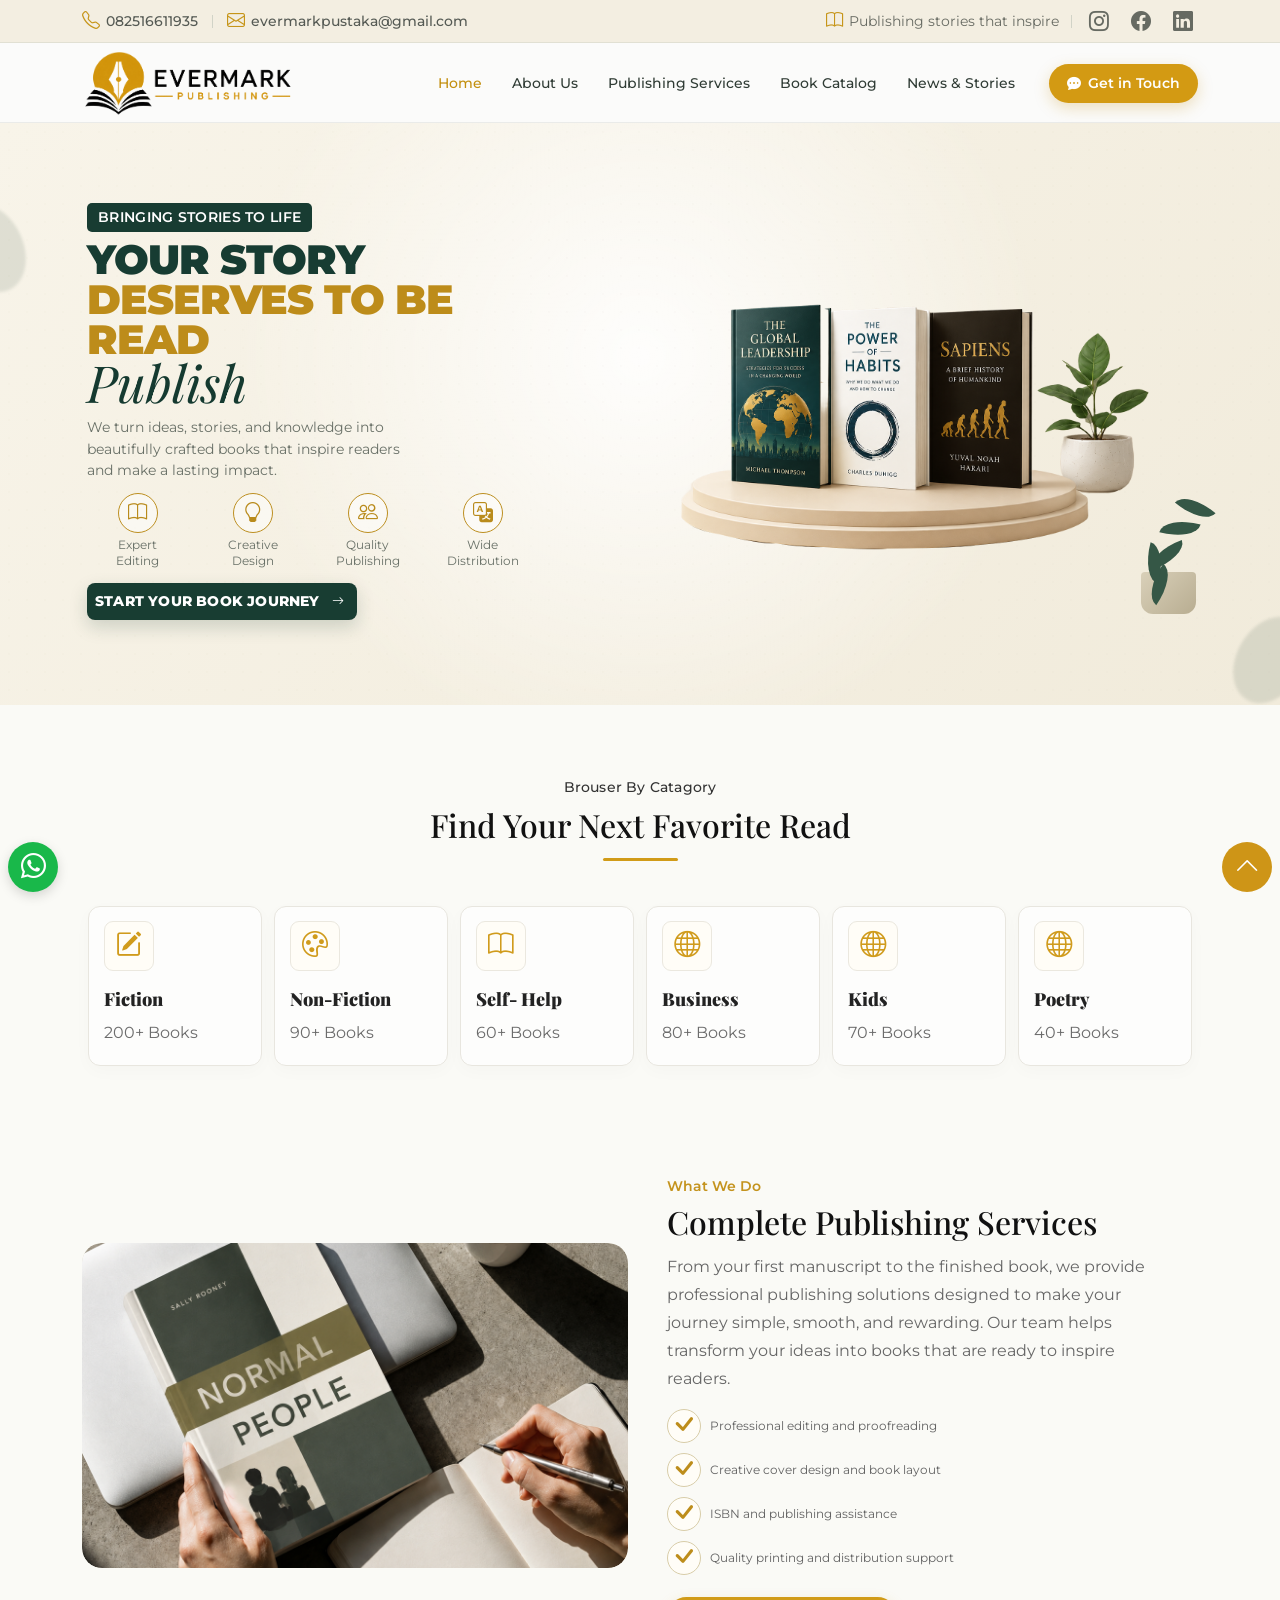
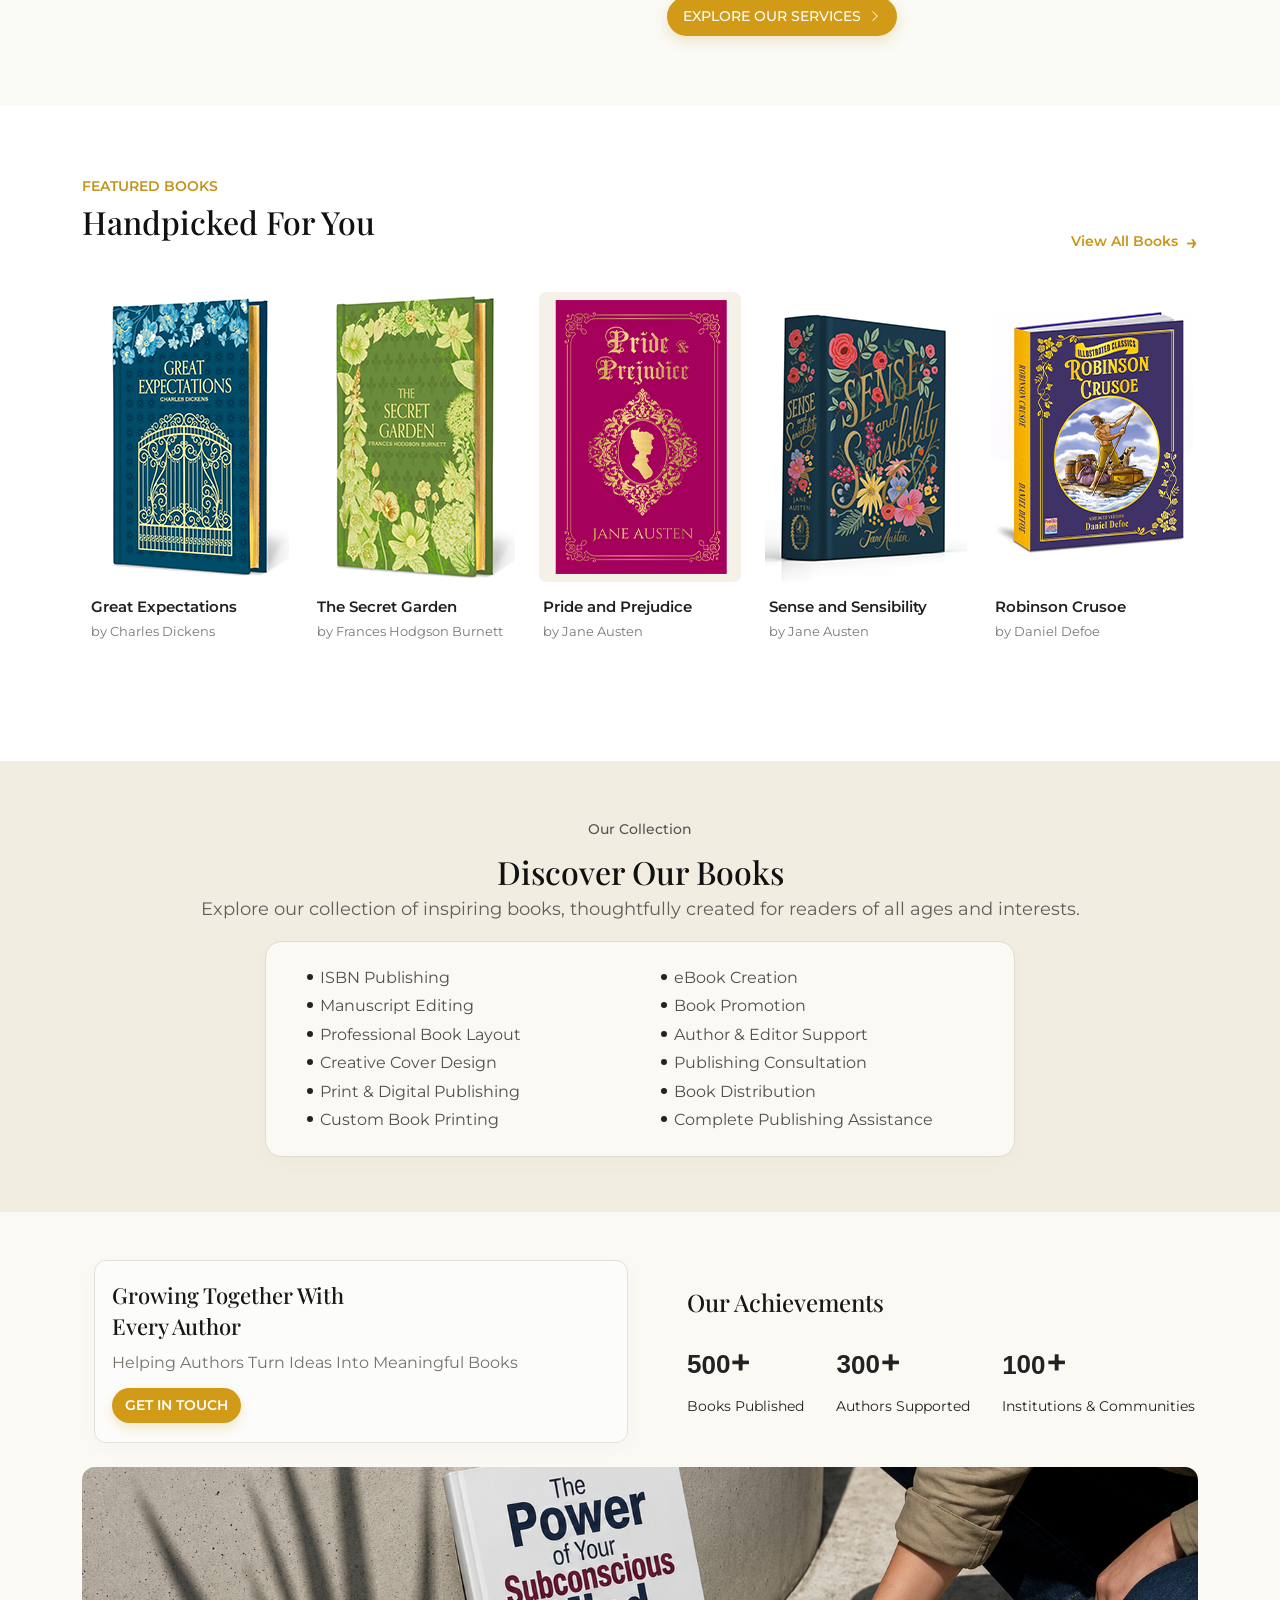
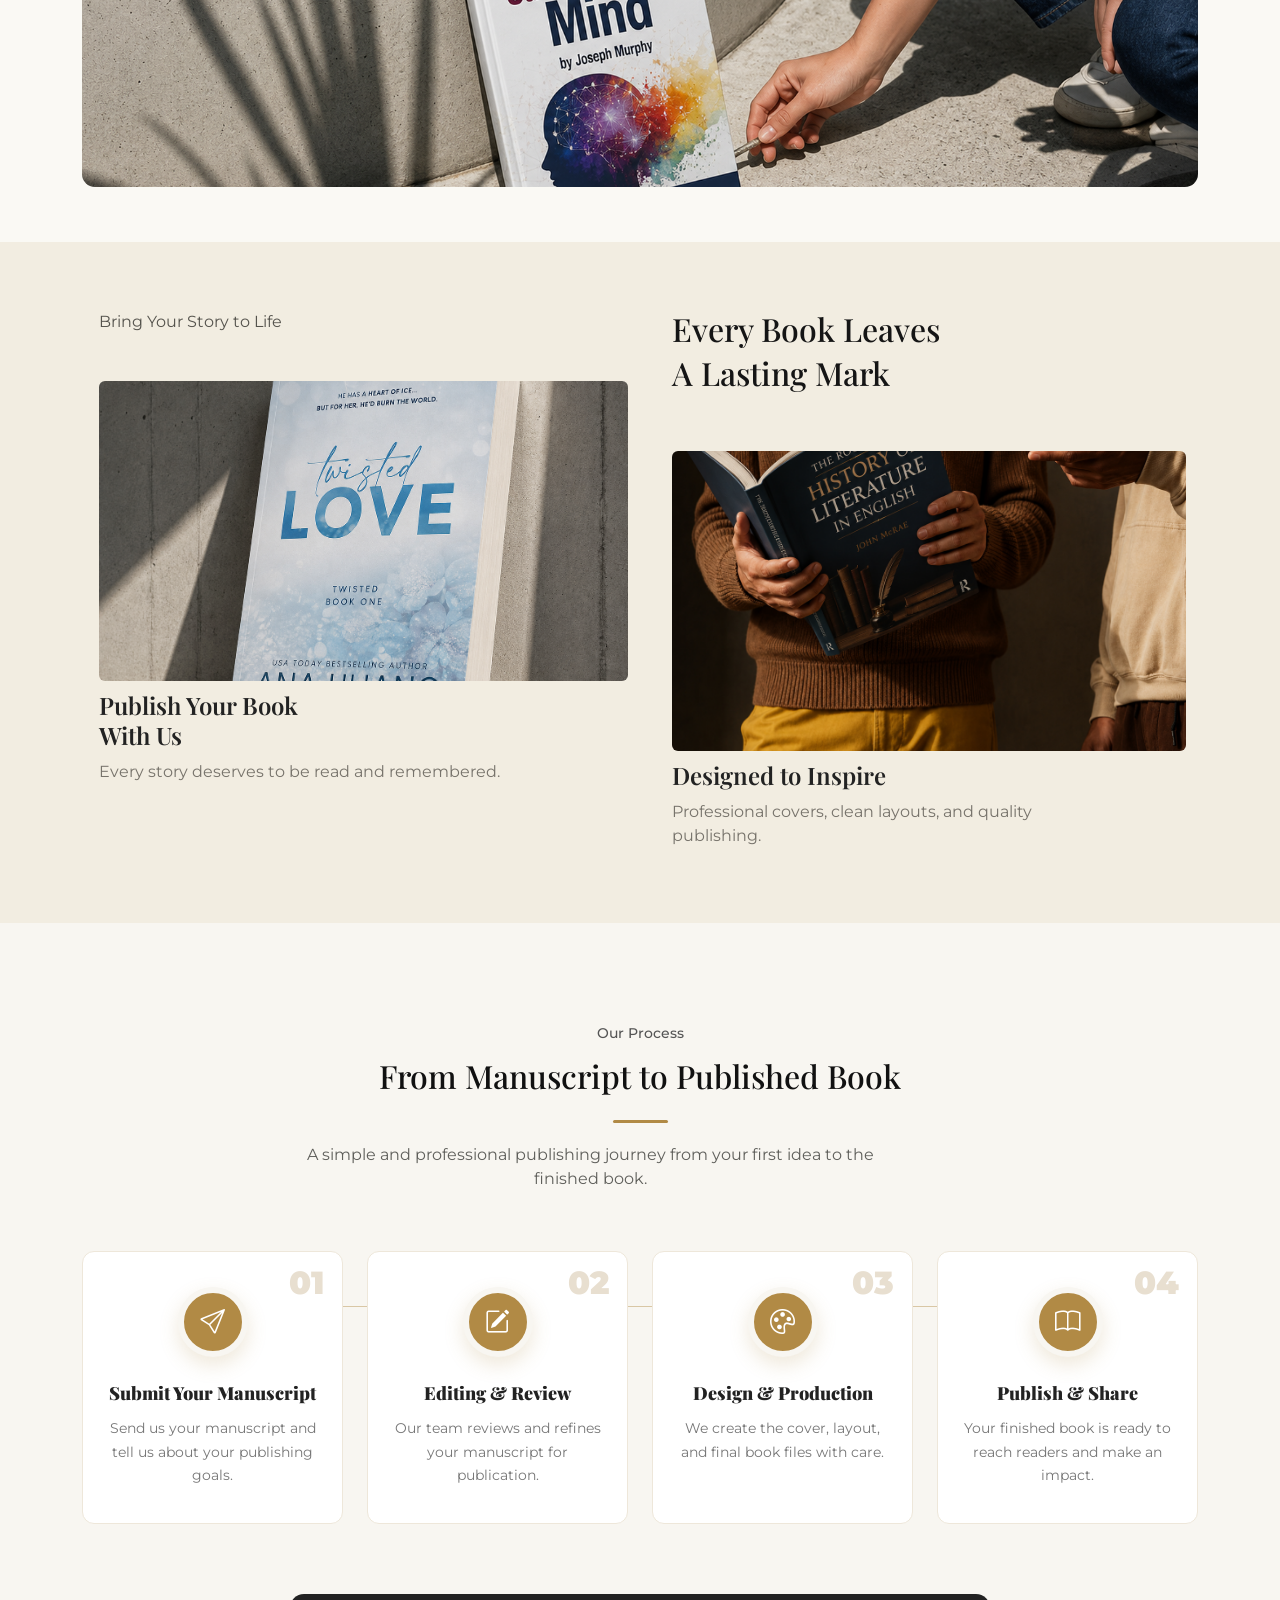
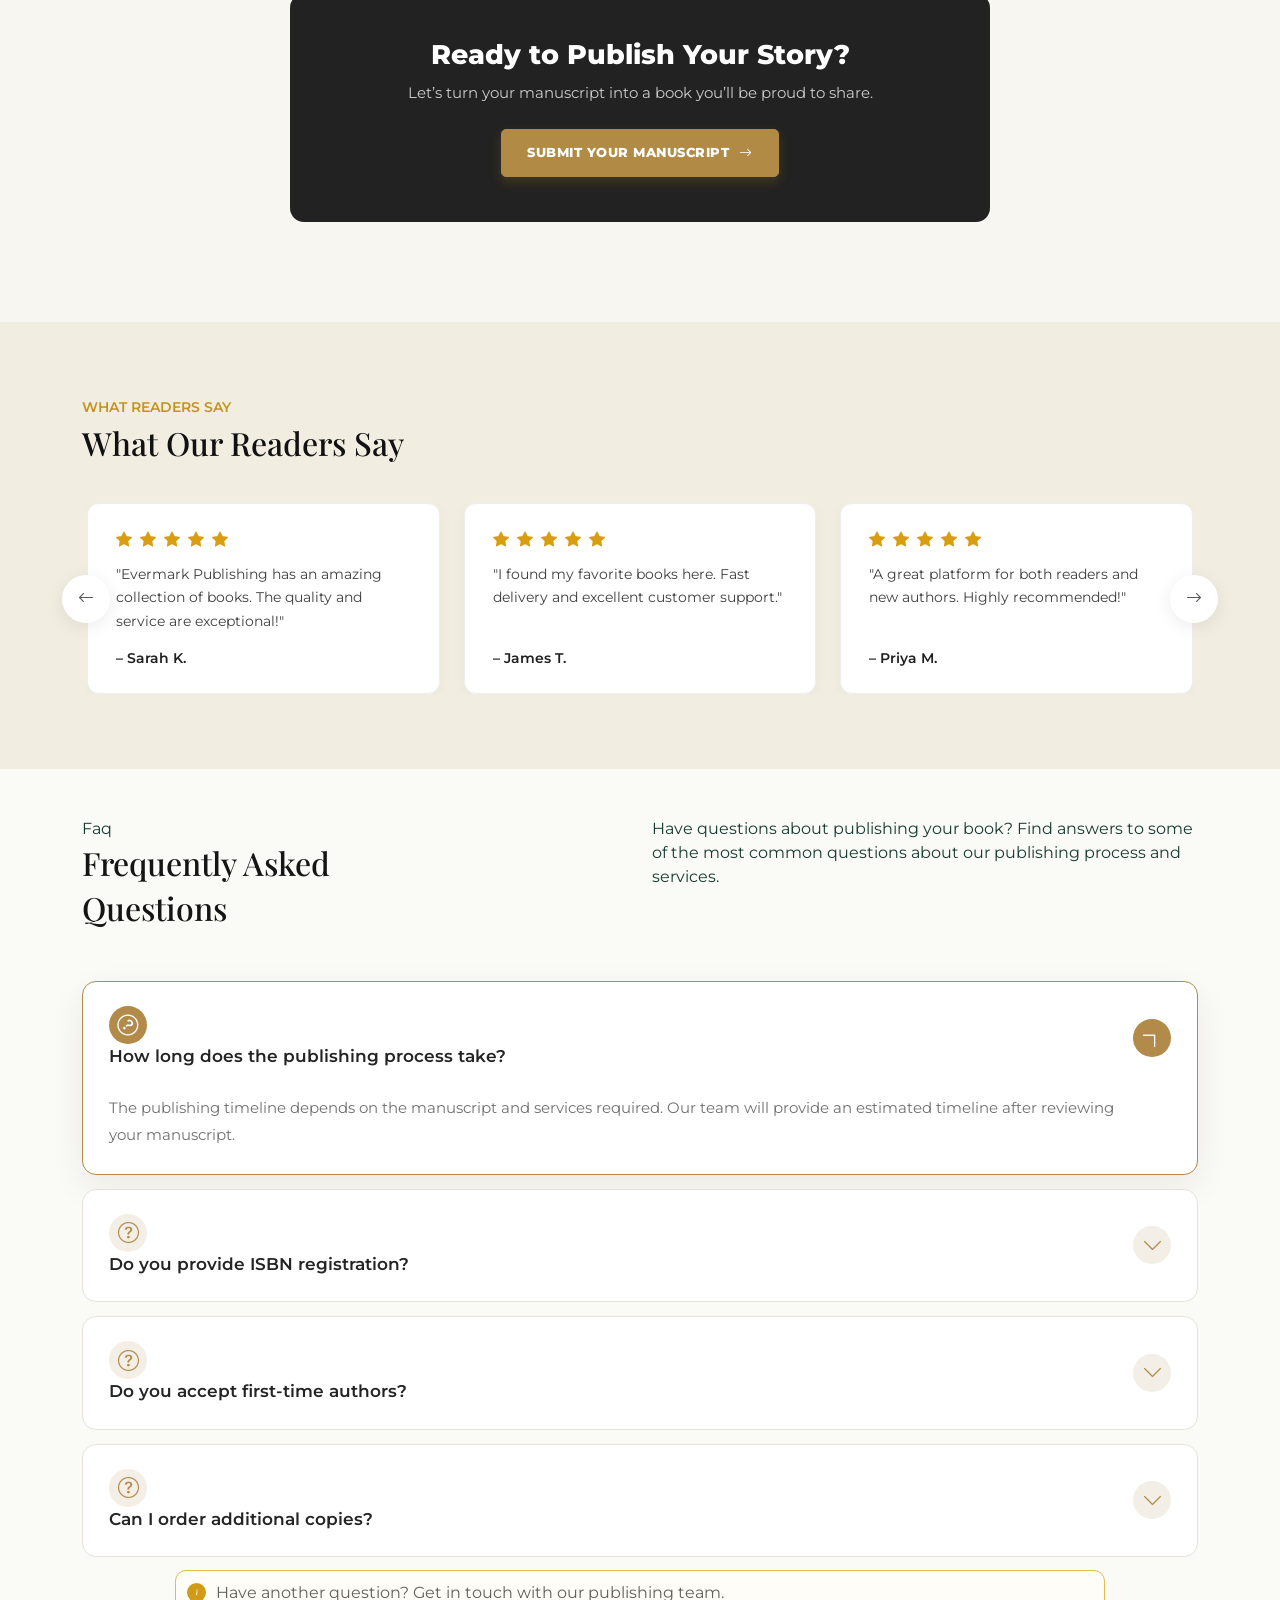
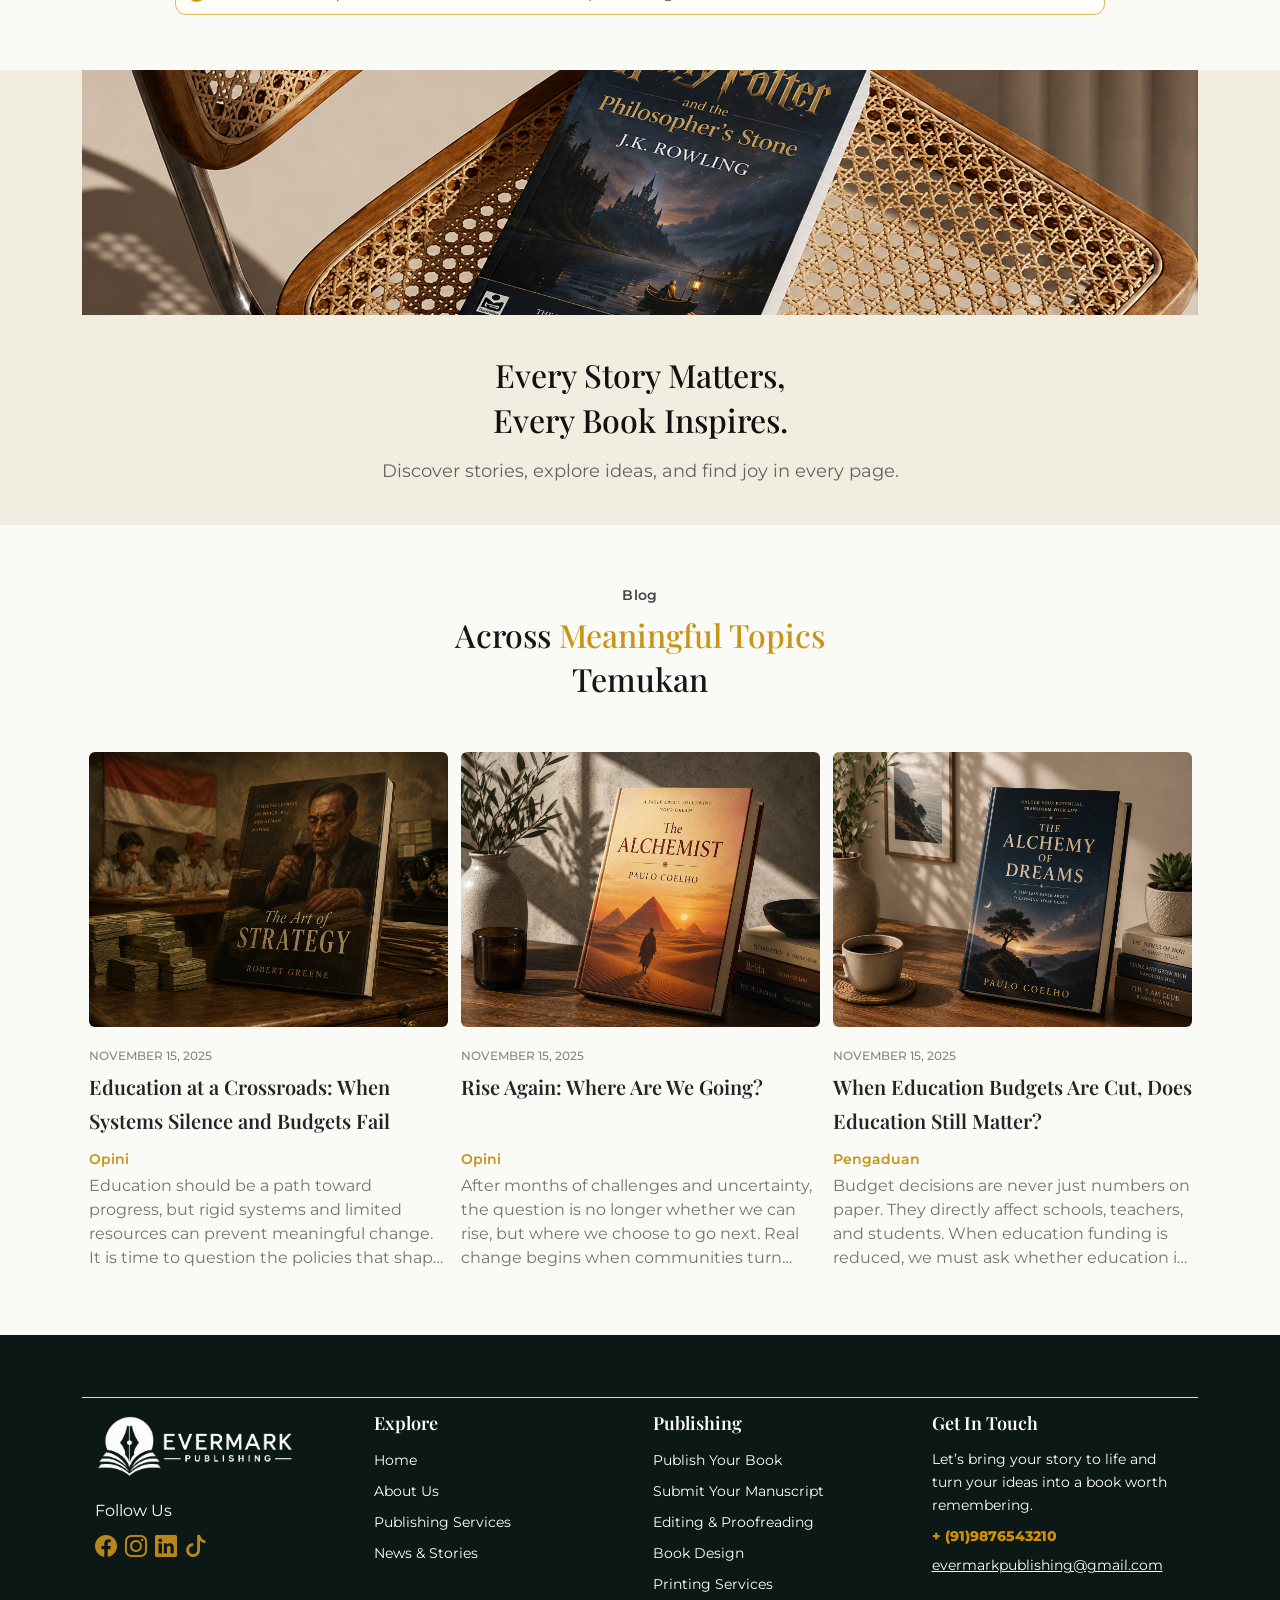
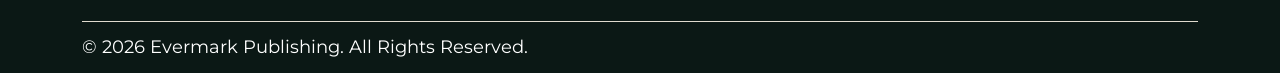
<file: index.html>
<!doctype html>
<html lang="en">
  <head>
    <meta charset="UTF-8" />
    <meta name="viewport" content="width=device-width, initial-scale=1.0" />

    <title>Evermark Publishing - Home page</title>

    <link rel="icon" type="image/png" href="assets/images/favicon.png" />
    <link href="assets/css/bootstrap.min.css" rel="stylesheet" />

    <!-- Bootstrap Icons -->
    <link rel="stylesheet" href="assets/css/bootstrap-icons.min.css" />

    <!-- Google Font -->
    <link rel="preconnect" href="https://fonts.googleapis.com" />
    <link rel="preconnect" href="https://fonts.gstatic.com" crossorigin />
    <link rel="stylesheet" href="assets/css/swiper-bundle.min.css" />
    <link rel="stylesheet" href="assets/css/odometer-theme-default.min.css" />

    <link rel="stylesheet" href="assets/css/style.css" />
  </head>

  <body>
    <!-- =====================================
     TOP BAR
===================================== -->
    <div class="main-top-header">
      <div class="top-bar">
        <div class="container">
          <div class="top-bar-inner">
            <!-- Left -->
            <div class="top-bar-left">
              <a href="tel:082516611935" class="top-item">
                <i class="bi bi-telephone"></i>
                <span>082516611935</span>
              </a>

              <span class="top-divider"></span>

              <a href="mailto:evermarkpustaka@gmail.com" class="top-item">
                <i class="bi bi-envelope"></i>
                <span>evermarkpustaka@gmail.com</span>
              </a>
            </div>

            <!-- Right -->
            <div class="top-bar-right">
              <span class="top-message">
                <i class="bi bi-book"></i>
                Publishing stories that inspire
              </span>

              <span class="top-divider"></span>

              <a href="#" aria-label="Instagram">
                <i class="bi bi-instagram"></i>
              </a>

              <a href="#" aria-label="Facebook">
                <i class="bi bi-facebook"></i>
              </a>

              <a href="#" aria-label="LinkedIn">
                <i class="bi bi-linkedin"></i>
              </a>
            </div>
          </div>
        </div>
      </div>
      <header class="main-header" id="mainHeader">
        <div class="container">
          <nav class="navbar navbar-expand-lg">
            <!-- Logo -->
            <a href="index.html" class="navbar-brand">
              <div class="logo-box">
                <div class="logo-icon">
                  <img
                    src="assets/images/logo-1.png"
                    alt="logo"
                    class="img-fluid"
                  />
                </div>
              </div>
            </a>

            <!-- Mobile Button -->
            <button
              class="navbar-toggler"
              type="button"
              data-bs-toggle="collapse"
              data-bs-target="#mainNavigation"
            >
              <span class="navbar-toggler-icon"></span>
            </button>

            <!-- Navigation -->
            <div class="collapse navbar-collapse" id="mainNavigation">
              <ul class="navbar-nav ms-auto align-items-lg-center">
                <li class="nav-item">
                  <a class="nav-link active" href="index.html"> Home </a>
                </li>

                <li class="nav-item">
                  <a class="nav-link" href="about.html"> About Us </a>
                </li>

                <li class="nav-item">
                  <a class="nav-link" href="services.html">
                    Publishing Services
                  </a>
                </li>

                <li class="nav-item">
                  <a class="nav-link" href="book-catalog.html">
                    Book Catalog
                  </a>
                </li>

                <li class="nav-item">
                  <a class="nav-link" href="blog.html"> News & Stories </a>
                </li>

                <li class="nav-item ms-lg-3">
                  <a href="contact-us.html" class="talk-btn">
                    <i class="bi bi-chat-dots-fill"></i>
                    Get in Touch
                  </a>
                </li>
              </ul>
            </div>
          </nav>
        </div>
      </header>
    </div>
    <section class="hero-section">
      <!-- Background decorative leaves -->
      <div class="hero-leaf hero-leaf-left"></div>
      <div class="hero-leaf hero-leaf-right"></div>

      <div class="container">
        <div class="row align-items-center hero-row">
          <!-- =================================
                 LEFT CONTENT
            ================================== -->
          <div class="col-lg-5 col-md-6">
            <div class="hero-content">
              <div class="small-label">BRINGING STORIES TO LIFE</div>

              <h1>
                YOUR STORY
                <span>DESERVES TO BE READ</span>
              </h1>

              <div class="hero-script">Publish</div>

              <p class="hero-description">
                We turn ideas, stories, and knowledge into beautifully crafted
                books that inspire readers and make a lasting impact.
              </p>

              <!-- FEATURES -->
              <div class="hero-features">
                <div class="feature-item">
                  <div class="feature-icon">
                    <i class="bi bi-book"></i>
                  </div>
                  <span>
                    Expert<br />
                    Editing
                  </span>
                </div>

                <div class="feature-item">
                  <div class="feature-icon">
                    <i class="bi bi-lightbulb"></i>
                  </div>
                  <span>
                    Creative<br />
                    Design
                  </span>
                </div>

                <div class="feature-item">
                  <div class="feature-icon">
                    <i class="bi bi-people"></i>
                  </div>
                  <span>
                    Quality<br />
                    Publishing
                  </span>
                </div>

                <div class="feature-item">
                  <div class="feature-icon">
                    <i class="bi bi-translate"></i>
                  </div>
                  <span>
                    Wide<br />
                    Distribution
                  </span>
                </div>
              </div>

              <!-- CTA -->
              <a href="#" class="hero-cta">
                <span>
                  <strong>START YOUR BOOK JOURNEY</strong>
                </span>

                <i class="bi bi-arrow-right"></i>
              </a>
            </div>
          </div>

          <!-- =================================
                 RIGHT BOOK SHOWCASE
            ================================== -->
          <div class="col-lg-7 col-md-6">
            <div class="book-showcase">
              <!-- Dark green background -->
              <div class="book-bgsss">
                <img
                  src="assets/images/banner-img.png"
                  alt="Banner"
                  class="img-fluid"
                />
              </div>

              <!-- TOP BOOKS -->
              <!-- <div class="top-books">
                <div class="book book-top book-1">
                  <img src="images/book-1.jpg" alt="Book" />
                </div>

                <div class="book book-top book-2">
                  <img src="images/book-2.jpg" alt="Book" />
                </div>
              </div> -->

              <!-- BOTTOM BOOKS -->
              <!-- <div class="bottom-books">
                <div class="book book-bottom book-3">
                  <img src="images/book-3.jpg" alt="Book" />
                </div>

                <div class="book book-bottom book-4">
                  <img src="images/book-4.jpg" alt="Book" />
                </div>

                <div class="book book-bottom book-5">
                  <img src="images/book-5.jpg" alt="Book" />
                </div>
              </div> -->

              <!-- Decorative plant -->
              <div class="plant-decoration">
                <div class="plant-pot"></div>

                <span class="leaf leaf1"></span>
                <span class="leaf leaf2"></span>
                <span class="leaf leaf3"></span>
                <span class="leaf leaf4"></span>
                <span class="leaf leaf5"></span>
              </div>
            </div>
          </div>
        </div>
      </div>
    </section>
    <section class="evermark-intro">
      <div class="container">
        <!-- Heading -->
        <div class="evermark-intro-heading text-center">
          <span class="evermark-welcome"> Brouser By Catagory</span>

          <h2>Find Your Next Favorite Read</h2>

          <div class="evermark-heading-line"></div>

          <!-- <p>Turning Ideas Into Books That Inspire</p> -->
        </div>

        <!-- Feature Cards -->
        <div class="row evermark-feature-row">
          <!-- Card 1 -->
          <div class="col-lg-2 col-md-6">
            <div class="evermark-feature-card">
              <div class="evermark-feature-icon">
                <i class="bi bi-pencil-square"></i>
              </div>

              <h3>Fiction</h3>

              <p>200+ Books</p>
            </div>
          </div>

          <!-- Card 2 -->
          <div class="col-lg-2 col-md-6">
            <div class="evermark-feature-card">
              <div class="evermark-feature-icon">
                <i class="bi bi-palette"></i>
              </div>

              <h3>Non-Fiction</h3>

              <p>90+ Books</p>
            </div>
          </div>

          <!-- Card 3 -->
          <div class="col-lg-2 col-md-6">
            <div class="evermark-feature-card">
              <div class="evermark-feature-icon">
                <i class="bi bi-book"></i>
              </div>

              <h3>Self- Help</h3>

              <p>60+ Books</p>
            </div>
          </div>

          <!-- Card 4 -->
          <div class="col-lg-2 col-md-6">
            <div class="evermark-feature-card">
              <div class="evermark-feature-icon">
                <i class="bi bi-globe"></i>
              </div>
              <h3>Business</h3>
              <p>80+ Books</p>
            </div>
          </div>
          <div class="col-lg-2 col-md-6">
            <div class="evermark-feature-card">
              <div class="evermark-feature-icon">
                <i class="bi bi-globe"></i>
              </div>
              <h3>Kids</h3>
              <p>70+ Books</p>
            </div>
          </div>
          <div class="col-lg-2 col-md-6">
            <div class="evermark-feature-card">
              <div class="evermark-feature-icon">
                <i class="bi bi-globe"></i>
              </div>
              <h3>Poetry</h3>
              <p>40+ Books</p>
            </div>
          </div>
        </div>
      </div>
    </section>

    <!-- =========================================
     SEKILAS KAMI SECTION
========================================= -->

    <section class="evermark-about-section">
      <div class="container">
        <div class="row align-items-center g-4">
          <!-- LEFT IMAGE -->
          <div class="col-lg-6">
            <div class="evermark-about-image">
              <img src="assets/images/about-img2.png" alt="About Us" />
            </div>
          </div>

          <!-- RIGHT CONTENT -->
          <div class="col-lg-6">
            <div class="evermark-about-content">
              <span class="evermark-about-label"> What We Do </span>

              <h2>Complete Publishing Services</h2>

              <p>
                From your first manuscript to the finished book, we provide
                professional publishing solutions designed to make your journey
                simple, smooth, and rewarding. Our team helps transform your
                ideas into books that are ready to inspire readers.
              </p>

              <!-- POINT 1 -->
              <div class="evermark-about-point">
                <span class="evermark-check">
                  <i class="bi bi-check"></i>
                </span>

                <span> Professional editing and proofreading </span>
              </div>

              <!-- POINT 2 -->
              <div class="evermark-about-point">
                <span class="evermark-check">
                  <i class="bi bi-check"></i>
                </span>

                <span>Creative cover design and book layout</span>
              </div>
              <!-- POINT 2 -->
              <div class="evermark-about-point">
                <span class="evermark-check">
                  <i class="bi bi-check"></i>
                </span>

                <span>ISBN and publishing assistance</span>
              </div>
              <!-- POINT 2 -->
              <div class="evermark-about-point">
                <span class="evermark-check">
                  <i class="bi bi-check"></i>
                </span>

                <span>Quality printing and distribution support</span>
              </div>

              <!-- BUTTON -->
              <a href="#" class="evermark-about-btn">
                EXPLORE OUR SERVICES
                <i class="bi bi-chevron-right"></i>
              </a>
            </div>
          </div>
        </div>
      </div>
    </section>

    <!-- Featured Books Section -->
    <section class="featured-books-section">
      <div class="container">
        <!-- Section Header -->
        <div class="featured-header">
          <div>
            <span class="section-label">FEATURED BOOKS</span>
            <h2>Handpicked For You</h2>
          </div>

          <a href="#" class="view-all-books"> View All Books <span>→</span> </a>
        </div>

        <!-- Books -->
        <div class="swiper bookSwiper">
          <div class="swiper-wrapper">
            <!-- Book 1 -->
            <div class="swiper-slide">
              <div class="book-card">
                <div class="book-image">
                  <img src="assets/images/book1.png" alt="Great Expectations" />
                </div>

                <div class="book-info">
                  <h3>Great Expectations</h3>
                  <p>by Charles Dickens</p>
                </div>
              </div>
            </div>

            <!-- Book 2 -->
            <div class="swiper-slide">
              <div class="book-card">
                <div class="book-image">
                  <img src="assets/images/book21.png" alt="The Secret Garden" />
                </div>

                <div class="book-info">
                  <h3>The Secret Garden</h3>
                  <p>by Frances Hodgson Burnett</p>
                </div>
              </div>
            </div>

            <!-- Book 3 -->
            <div class="swiper-slide">
              <div class="book-card">
                <div class="book-image">
                  <img
                    src="assets/images/book31.png"
                    alt="Pride and Prejudice"
                  />
                </div>

                <div class="book-info">
                  <h3>Pride and Prejudice</h3>
                  <p>by Jane Austen</p>
                </div>
              </div>
            </div>

            <!-- Book 4 -->
            <div class="swiper-slide">
              <div class="book-card">
                <div class="book-image">
                  <img
                    src="assets/images/book4.png"
                    alt="Sense and Sensibility"
                  />
                </div>

                <div class="book-info">
                  <h3>Sense and Sensibility</h3>
                  <p>by Jane Austen</p>
                </div>
              </div>
            </div>

            <!-- Book 5 -->
            <div class="swiper-slide">
              <div class="book-card">
                <div class="book-image">
                  <img src="assets/images/book5.png" alt="Robinson Crusoe" />
                </div>

                <div class="book-info">
                  <h3>Robinson Crusoe</h3>
                  <p>by Daniel Defoe</p>
                </div>
              </div>
            </div>
          </div>

          <!-- Navigation -->
          <div class="swiper-button-prev"></div>
          <div class="swiper-button-next"></div>

          <!-- Pagination -->
          <div class="swiper-pagination"></div>
        </div>
      </div>
    </section>

    <!-- =========================================
     LAYANAN KAMI SECTION
========================================= -->

    <section class="evermark-service-section">
      <div class="container">
        <!-- SECTION HEADING -->
        <div class="evermark-service-heading text-center">
          <span class="evermark-service-label">Our Collection</span>

          <h2>Discover Our Books</h2>

          <div class="evermark-books-line"></div>

          <p>
            Explore our collection of inspiring books, thoughtfully created for
            readers of all ages and interests.
          </p>
        </div>

        <!-- SERVICE LIST BOX -->
        <div class="evermark-service-box">
          <div class="row">
            <!-- LEFT LIST -->
            <div class="col-md-6">
              <ul class="evermark-service-list">
                <li>ISBN Publishing</li>

                <li>Manuscript Editing</li>

                <li>Professional Book Layout</li>

                <li>Creative Cover Design</li>

                <li>Print & Digital Publishing</li>

                <li>Custom Book Printing</li>
              </ul>
            </div>

            <!-- RIGHT LIST -->
            <div class="col-md-6">
              <ul class="evermark-service-list">
                <li>eBook Creation</li>

                <li>Book Promotion</li>

                <li>Author & Editor Support</li>

                <li>Publishing Consultation</li>

                <li>Book Distribution</li>

                <li>Complete Publishing Assistance</li>
              </ul>
            </div>
          </div>
        </div>
      </div>
    </section>

    <!-- =========================================
     ACHIEVEMENT SECTION
========================================= -->

    <section class="evermark-achievement-section">
      <div class="container">
        <!-- TOP CONTENT -->
        <div class="row align-items-center evermark-achievement-top">
          <!-- LEFT CARD -->
          <div class="col-lg-6">
            <div class="evermark-author-card">
              <h2>
                Growing Together With
                <br />
                Every Author
              </h2>

              <p>Helping Authors Turn Ideas Into Meaningful Books</p>

              <a href="#" class="evermark-contact-btn"> GET IN TOUCH</a>
            </div>
          </div>

          <!-- RIGHT ACHIEVEMENTS -->
          <div class="col-lg-6">
            <div class="evermark-achievement-content">
              <h2>Our Achievements</h2>
              <div class="evermark-stats">
                <div class="evermark-stat">
                  <strong>
                    <span class="odometer" data-value="500">0</span>+
                  </strong>
                  <span class="evermark-title">Books Published</span>
                </div>

                <div class="evermark-stat">
                  <strong>
                    <span class="odometer" data-value="300">0</span>+
                  </strong>
                  <span class="evermark-title">Authors Supported</span>
                </div>

                <div class="evermark-stat">
                  <strong>
                    <span class="odometer" data-value="100">0</span>+
                  </strong>
                  <span class="evermark-title">
                    Institutions &amp; Communities</span
                  >
                </div>
              </div>
            </div>
          </div>
        </div>

        <!-- LARGE IMAGE -->
        <div class="evermark-achievement-image">
          <img src="assets/images/para-img.png" alt="img" />
        </div>
      </div>
    </section>
    <!-- =========================================
     KARYA SECTION
========================================= -->

    <section class="evermark-karya-section">
      <div class="container">
        <div class="row evermark-karya-row">
          <!-- LEFT SIDE -->
          <div class="col-lg-6">
            <div class="evermark-karya-left">
              <span class="evermark-karya-small">
                Bring Your Story to Life
              </span>

              <div class="evermark-karya-image-main">
                <img
                  src="assets/images/inspire-img-1.png"
                  alt="Book publishing"
                />
              </div>

              <div class="evermark-karya-caption">
                <h3>
                  Publish Your Book
                  <br />
                  With Us
                </h3>

                <p>Every story deserves to be read and remembered.</p>
              </div>
            </div>
          </div>

          <!-- RIGHT SIDE -->
          <div class="col-lg-6">
            <div class="evermark-karya-right">
              <h2>
                Every Book Leaves
                <br />
                A Lasting Mark
              </h2>

              <div class="evermark-karya-image-second">
                <img
                  src="assets/images/inspire-img-2.png"
                  alt="Professional book design"
                />
              </div>

              <div class="evermark-karya-caption second">
                <h3>Designed to Inspire</h3>

                <p>
                  Professional covers, clean layouts, and quality publishing.
                </p>
              </div>
            </div>
          </div>
        </div>
      </div>
    </section>
    <!-- =========================================
     KATALOG PRODUK SECTION
========================================= -->
    <section class="evermark-process-section">
      <div class="container">
        <!-- SECTION HEADING -->
        <div class="evermark-process-heading text-center">
          <span class="evermark-process-label">Our Process</span>

          <h2>From Manuscript to Published Book</h2>

          <div class="evermark-process-line"></div>

          <p>
            A simple and professional publishing journey from your first idea to
            the finished book.
          </p>
        </div>

        <!-- PROCESS STEPS -->
        <div class="row evermark-process-row">
          <!-- STEP 1 -->
          <div class="col-lg-3 col-md-6">
            <div class="evermark-process-card">
              <div class="evermark-process-number">01</div>

              <div class="evermark-process-icon">
                <i class="bi bi-send"></i>
              </div>

              <h3>Submit Your Manuscript</h3>

              <p>
                Send us your manuscript and tell us about your publishing goals.
              </p>
            </div>
          </div>

          <!-- STEP 2 -->
          <div class="col-lg-3 col-md-6">
            <div class="evermark-process-card">
              <div class="evermark-process-number">02</div>

              <div class="evermark-process-icon">
                <i class="bi bi-pencil-square"></i>
              </div>

              <h3>Editing & Review</h3>

              <p>
                Our team reviews and refines your manuscript for publication.
              </p>
            </div>
          </div>

          <!-- STEP 3 -->
          <div class="col-lg-3 col-md-6">
            <div class="evermark-process-card">
              <div class="evermark-process-number">03</div>

              <div class="evermark-process-icon">
                <i class="bi bi-palette"></i>
              </div>

              <h3>Design & Production</h3>

              <p>
                We create the cover, layout, and final book files with care.
              </p>
            </div>
          </div>

          <!-- STEP 4 -->
          <div class="col-lg-3 col-md-6">
            <div class="evermark-process-card">
              <div class="evermark-process-number">04</div>

              <div class="evermark-process-icon">
                <i class="bi bi-book"></i>
              </div>

              <h3>Publish & Share</h3>

              <p>
                Your finished book is ready to reach readers and make an impact.
              </p>
            </div>
          </div>
        </div>

        <!-- CTA -->
        <div class="evermark-process-cta text-center">
          <h3>Ready to Publish Your Story?</h3>

          <p>
            Let’s turn your manuscript into a book you’ll be proud to share.
          </p>

          <a href="#" class="evermark-contact-btn">
            SUBMIT YOUR MANUSCRIPT
            <i class="bi bi-arrow-right"></i>
          </a>
        </div>
      </div>
    </section>

    <!-- =========================================
     KIRIM NASKAH SECTION
========================================= -->

    <section class="testimonial-section">
      <div class="container">
        <!-- Section Heading -->
        <div class="testimonial-heading">
          <div>
            <span class="section-label">WHAT READERS SAY</span>
            <h2>What Our Readers Say</h2>
          </div>

          <!-- <a href="#" class="view-all-reviews">
            View All Reviews <span>→</span>
          </a> -->
        </div>

        <!-- Testimonial Slider -->
        <div class="testimonial-slider-wrapper">
          <!-- Left Arrow -->
          <div class="testimonial-prev">
            <i class="bi bi-arrow-left"></i>
          </div>

          <div class="swiper testimonialSwiper">
            <div class="swiper-wrapper">
              <!-- Testimonial 1 -->
              <div class="swiper-slide">
                <div class="testimonial-card">
                  <div class="testimonial-stars">
                    <i class="bi bi-star-fill"></i>
                    <i class="bi bi-star-fill"></i>
                    <i class="bi bi-star-fill"></i>
                    <i class="bi bi-star-fill"></i>
                    <i class="bi bi-star-fill"></i>
                  </div>

                  <p class="testimonial-text">
                    "Evermark Publishing has an amazing collection of books. The
                    quality and service are exceptional!"
                  </p>

                  <h4>– Sarah K.</h4>
                </div>
              </div>

              <!-- Testimonial 2 -->
              <div class="swiper-slide">
                <div class="testimonial-card">
                  <div class="testimonial-stars">
                    <i class="bi bi-star-fill"></i>
                    <i class="bi bi-star-fill"></i>
                    <i class="bi bi-star-fill"></i>
                    <i class="bi bi-star-fill"></i>
                    <i class="bi bi-star-fill"></i>
                  </div>

                  <p class="testimonial-text">
                    "I found my favorite books here. Fast delivery and excellent
                    customer support."
                  </p>

                  <h4>– James T.</h4>
                </div>
              </div>

              <!-- Testimonial 3 -->
              <div class="swiper-slide">
                <div class="testimonial-card">
                  <div class="testimonial-stars">
                    <i class="bi bi-star-fill"></i>
                    <i class="bi bi-star-fill"></i>
                    <i class="bi bi-star-fill"></i>
                    <i class="bi bi-star-fill"></i>
                    <i class="bi bi-star-fill"></i>
                  </div>

                  <p class="testimonial-text">
                    "A great platform for both readers and new authors. Highly
                    recommended!"
                  </p>

                  <h4>– Priya M.</h4>
                </div>
              </div>

              <!-- Testimonial 4 -->
              <div class="swiper-slide">
                <div class="testimonial-card">
                  <div class="testimonial-stars">
                    <i class="bi bi-star-fill"></i>
                    <i class="bi bi-star-fill"></i>
                    <i class="bi bi-star-fill"></i>
                    <i class="bi bi-star-fill"></i>
                    <i class="bi bi-star-fill"></i>
                  </div>

                  <p class="testimonial-text">
                    "The publishing experience was smooth and professional from
                    beginning to end."
                  </p>

                  <h4>– Michael R.</h4>
                </div>
              </div>

              <!-- Testimonial 5 -->
              <div class="swiper-slide">
                <div class="testimonial-card">
                  <div class="testimonial-stars">
                    <i class="bi bi-star-fill"></i>
                    <i class="bi bi-star-fill"></i>
                    <i class="bi bi-star-fill"></i>
                    <i class="bi bi-star-fill"></i>
                    <i class="bi bi-star-fill"></i>
                  </div>

                  <p class="testimonial-text">
                    "Beautiful books, great support and a wonderful experience.
                    I will definitely recommend Evermark."
                  </p>

                  <h4>– Emma W.</h4>
                </div>
              </div>
            </div>
          </div>

          <!-- Right Arrow -->
          <div class="testimonial-next">
            <i class="bi bi-arrow-right"></i>
          </div>
        </div>
      </div>
    </section>
    <!-- =========================================
     FAQ SECTION
========================================= -->

    <section class="evermark-faq-section">
      <div class="container">
        <!-- TOP -->
        <div class="row align-items-start evermark-faq-top">
          <!-- LEFT HEADING -->
          <div class="col-lg-6">
            <div class="evermark-faq-heading">
              <span> Faq </span>

              <h2>
                Frequently Asked
                <br />
                Questions
              </h2>
            </div>
          </div>

          <!-- RIGHT INFO -->
          <div class="col-lg-6">
            <div class="evermark-faq-info">
              Have questions about publishing your book? Find answers to some of
              the most common questions about our publishing process and
              services.
            </div>
          </div>
        </div>

        <!-- FAQ LIST -->
        <div class="evermark-faq-list">
          <!-- FAQ 1 OPEN -->
          <div class="evermark-faq-item active">
            <button
              class="evermark-faq-question"
              type="button"
              data-bs-toggle="collapse"
              data-bs-target="#faqOne"
              aria-expanded="true"
            >
              <span>
                <i class="bi bi-question-circle"></i>
                How long does the publishing process take?
              </span>

              <i class="bi bi-chevron-up"></i>
            </button>

            <div
              id="faqOne"
              class="collapse show"
              data-bs-parent=".evermark-faq-list"
            >
              <div class="evermark-faq-answer">
                The publishing timeline depends on the manuscript and services
                required. Our team will provide an estimated timeline after
                reviewing your manuscript.
              </div>
            </div>
          </div>

          <!-- FAQ 2 -->
          <div class="evermark-faq-item">
            <button
              class="evermark-faq-question collapsed"
              type="button"
              data-bs-toggle="collapse"
              data-bs-target="#faqTwo"
              aria-expanded="false"
            >
              <span>
                <i class="bi bi-question-circle"></i>
                Do you provide ISBN registration?
              </span>

              <i class="bi bi-chevron-down"></i>
            </button>

            <div
              id="faqTwo"
              class="collapse"
              data-bs-parent=".evermark-faq-list"
            >
              <div class="evermark-faq-answer">
                Yes. We provide assistance with ISBN and other publishing
                requirements as applicable to your book.
              </div>
            </div>
          </div>

          <!-- FAQ 3 -->
          <div class="evermark-faq-item">
            <button
              class="evermark-faq-question collapsed"
              type="button"
              data-bs-toggle="collapse"
              data-bs-target="#faqThree"
              aria-expanded="false"
            >
              <span>
                <i class="bi bi-question-circle"></i>
                Do you accept first-time authors?
              </span>

              <i class="bi bi-chevron-down"></i>
            </button>

            <div
              id="faqThree"
              class="collapse"
              data-bs-parent=".evermark-faq-list"
            >
              <div class="evermark-faq-answer">
                Absolutely. We welcome both new and experienced authors and
                provide guidance throughout the publishing journey.
              </div>
            </div>
          </div>

          <!-- FAQ 4 -->
          <div class="evermark-faq-item">
            <button
              class="evermark-faq-question collapsed"
              type="button"
              data-bs-toggle="collapse"
              data-bs-target="#faqFour"
              aria-expanded="false"
            >
              <span>
                <i class="bi bi-question-circle"></i>
                Can I order additional copies?
              </span>

              <i class="bi bi-chevron-down"></i>
            </button>

            <div
              id="faqFour"
              class="collapse"
              data-bs-parent=".evermark-faq-list"
            >
              <div class="evermark-faq-answer">
                Yes. Additional copies and reprints can be arranged based on
                your requirements. Contact our team for more information.
              </div>
            </div>
          </div>
        </div>

        <!-- BOTTOM CONTACT -->
        <a href="#" class="evermark-faq-contact">
          <span class="evermark-faq-contact-icon">
            <i class="bi bi-info"></i>
          </span>

          <span>
            Have another question? Get in touch with our publishing team.
          </span>
        </a>
      </div>
    </section>
    <!-- =========================================
     BRAND STATEMENT SECTION
========================================= -->

    <section class="evermark-brand-section">
      <!-- TOP IMAGE -->

      <div class="container">
        <div class="evermark-brand-image">
          <img src="assets/images/bottom-bg.png" alt="evermark Pustaka" />
        </div>

        <!-- BRAND STATEMENT -->
        <div class="evermark-brand-content">
          <h2>
            Every Story Matters,<br />
            Every Book Inspires.
          </h2>

          <p>Discover stories, explore ideas, and find joy in every page.</p>
        </div>
      </div>
    </section>
    <!-- =========================================
     ARTIKEL / OPINI SECTION
========================================= -->

    <section class="evermark-article-section">
      <div class="container">
        <!-- SECTION HEADING -->
        <div class="evermark-article-heading text-center">
          <span class="evermark-article-small"> Blog </span>

          <h2>
            Across <span>Meaningful Topics</span><br />
            Temukan
          </h2>

          <!-- SEARCH -->
          <!-- <div class="evermark-article-search">
            <input type="text" placeholder="Cari Disini" />

            <button type="button">
              <i class="bi bi-search"></i>
            </button>
          </div> -->
        </div>

        <!-- ARTICLE GRID -->
        <div class="row evermark-article-row">
          <!-- ARTICLE 1 -->
          <div class="col-lg-4 col-md-6">
            <article class="evermark-article-card">
              <div class="evermark-article-image">
                <img src="assets/images/blog-1.png" alt="Blog 1" />
              </div>

              <div class="evermark-article-meta">NOVEMBER 15, 2025</div>

              <h3>
                Education at a Crossroads: When Systems Silence and Budgets Fail
              </h3>

              <span class="evermark-article-category"> Opini </span>

              <p>
                Education should be a path toward progress, but rigid systems
                and limited resources can prevent meaningful change. It is time
                to question the policies that shape our schools and the future
                of our students.
              </p>
            </article>
          </div>

          <!-- ARTICLE 2 -->
          <div class="col-lg-4 col-md-6">
            <article class="evermark-article-card">
              <div class="evermark-article-image">
                <img src="assets/images/blog-2.png" alt="Blog 2" />
              </div>

              <div class="evermark-article-meta">NOVEMBER 15, 2025</div>

              <h3>Rise Again: Where Are We Going?</h3>

              <span class="evermark-article-category"> Opini </span>

              <p>
                After months of challenges and uncertainty, the question is no
                longer whether we can rise, but where we choose to go next. Real
                change begins when communities turn frustration into action and
                hope into meaningful progress.
              </p>
            </article>
          </div>

          <!-- ARTICLE 3 -->
          <div class="col-lg-4 col-md-6">
            <article class="evermark-article-card">
              <div class="evermark-article-image">
                <img src="assets/images/blog-3.png" alt="Blog 3" />
              </div>

              <div class="evermark-article-meta">NOVEMBER 15, 2025</div>

              <h3>
                When Education Budgets Are Cut, Does Education Still Matter?
              </h3>

              <span class="evermark-article-category"> Pengaduan </span>

              <p>
                Budget decisions are never just numbers on paper. They directly
                affect schools, teachers, and students. When education funding
                is reduced, we must ask whether education is still being treated
                as a priority for the future.
              </p>
            </article>
          </div>
        </div>
      </div>
    </section>
    <!-- =========================================
     FOOTER SECTION
========================================= -->

    <footer class="evermark-footer">
      <!-- =====================================
         TOP CTA
    ====================================== -->

      <!-- =====================================
         FOOTER BRAND
    ====================================== -->

      <div class="evermark-footer-main">
        <div class="container">
          <div class="evermark-footer-divider"></div>

          <!-- FOOTER COLUMNS -->

          <div class="row evermark-footer-columns">
            <!-- LOGO -->
            <div class="col-lg-3 col-md-6">
              <div class="evermark-footer-logo">
                <img
                  src="assets/images/footer-logo.png"
                  alt="img"
                  class="img-fluid"
                />

                <!-- <strong> evermark </strong> -->
              </div>

              <div class="evermark-follow">
                <span> Follow Us </span>

                <div class="evermark-socials">
                  <a href="#">
                    <i class="bi bi-facebook"></i>
                  </a>

                  <a href="#">
                    <i class="bi bi-instagram"></i>
                  </a>

                  <a href="#">
                    <i class="bi bi-linkedin"></i>
                  </a>

                  <a href="#">
                    <i class="bi bi-tiktok"></i>
                  </a>
                </div>
              </div>
            </div>

            <!-- MENU -->
            <div class="col-lg-3 col-md-6">
              <div class="evermark-footer-column">
                <h4>Explore</h4>

                <ul>
                  <li>
                    <a href="index.html"> Home </a>
                  </li>

                  <li>
                    <a href="about.html"> About Us </a>
                  </li>

                  <li>
                    <a href="services.html"> Publishing Services </a>
                  </li>

                  <li>
                    <a href="blog.html"> News & Stories </a>
                  </li>
                </ul>
              </div>
            </div>
            <div class="col-lg-3 col-md-6">
              <div class="evermark-footer-column">
                <h4>Publishing</h4>

                <ul>
                  <li>
                    <a href="#"> Publish Your Book </a>
                  </li>

                  <li>
                    <a href="#"> Submit Your Manuscript </a>
                  </li>

                  <li>
                    <a href="#"> Editing & Proofreading </a>
                  </li>

                  <li>
                    <a href="#"> Book Design </a>
                  </li>

                  <li>
                    <a href="#">Printing Services</a>
                  </li>
                </ul>
              </div>
            </div>

            <!-- CONTACT -->
            <div class="col-lg-3 col-md-6">
              <div class="evermark-footer-column">
                <h4>Get In Touch</h4>

                <p>
                  Let’s bring your story to life and turn your ideas into a book
                  worth remembering.
                </p>

                <a href="tel:+6285216611935" class="evermark-phone">
                  + (91)9876543210
                </a>

                <a
                  href="mailto:evermarkpublishing@gmail.com"
                  class="evermark-email"
                >
                  evermarkpublishing@gmail.com
                </a>
              </div>
            </div>
          </div>

          <!-- =================================
                 COPYRIGHT
            ================================== -->

          <div class="evermark-footer-bottom">
            <p>&copy; 2026 Evermark Publishing. All Rights Reserved.</p>
          </div>
        </div>
      </div>

      <!-- WHATSAPP -->
      <a href="#" class="evermark-whatsapp">
        <i class="bi bi-whatsapp"></i>
      </a>

      <!-- BACK TO TOP -->
      <a href="#" class="evermark-back-top">
        <i class="bi bi-chevron-up"></i>
      </a>
    </footer>

    <!-- Bootstrap JS -->
    <script src="assets/js/bootstrap.bundle.min.js"></script>
    <script src="assets/js/odometer.min.js"></script>
    <script src="assets/js/swiper-bundle.min.js"></script>
    <script src="assets/js/main.js"></script>
  </body>
</html>
</file>
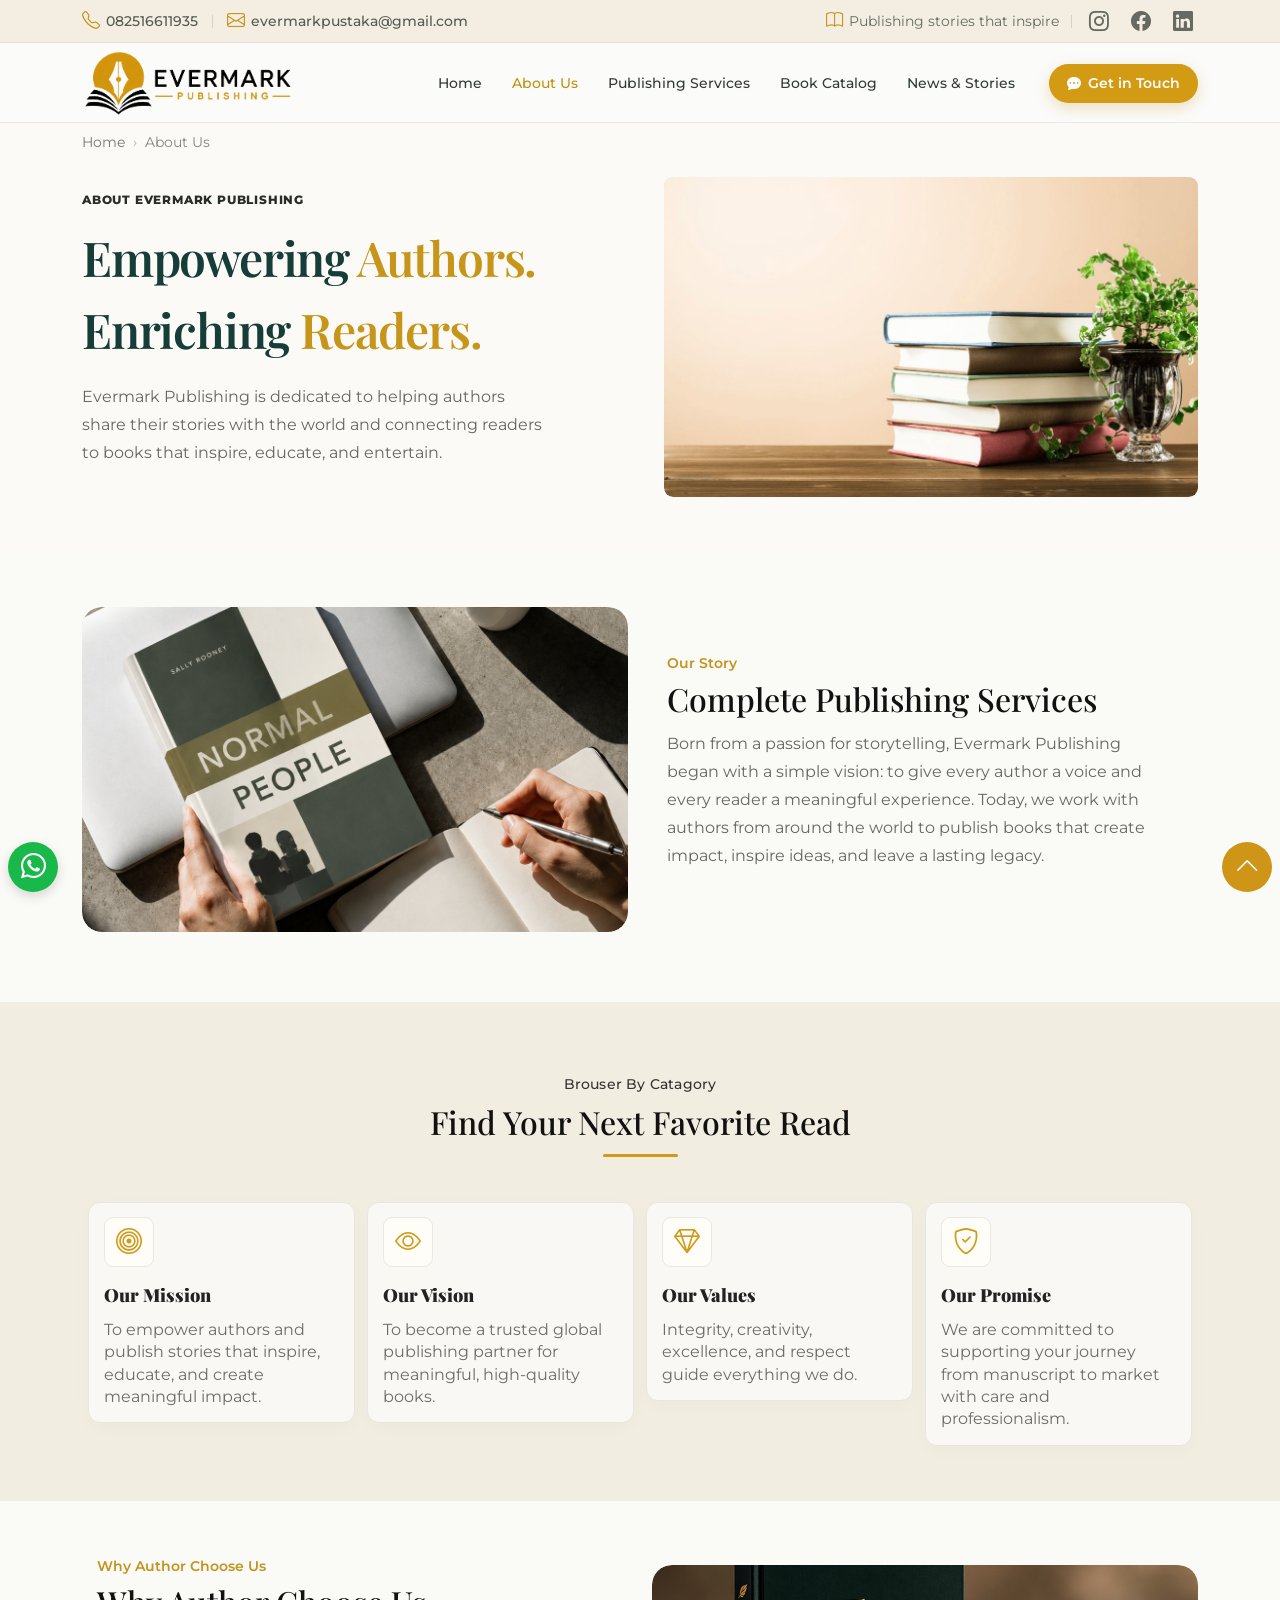
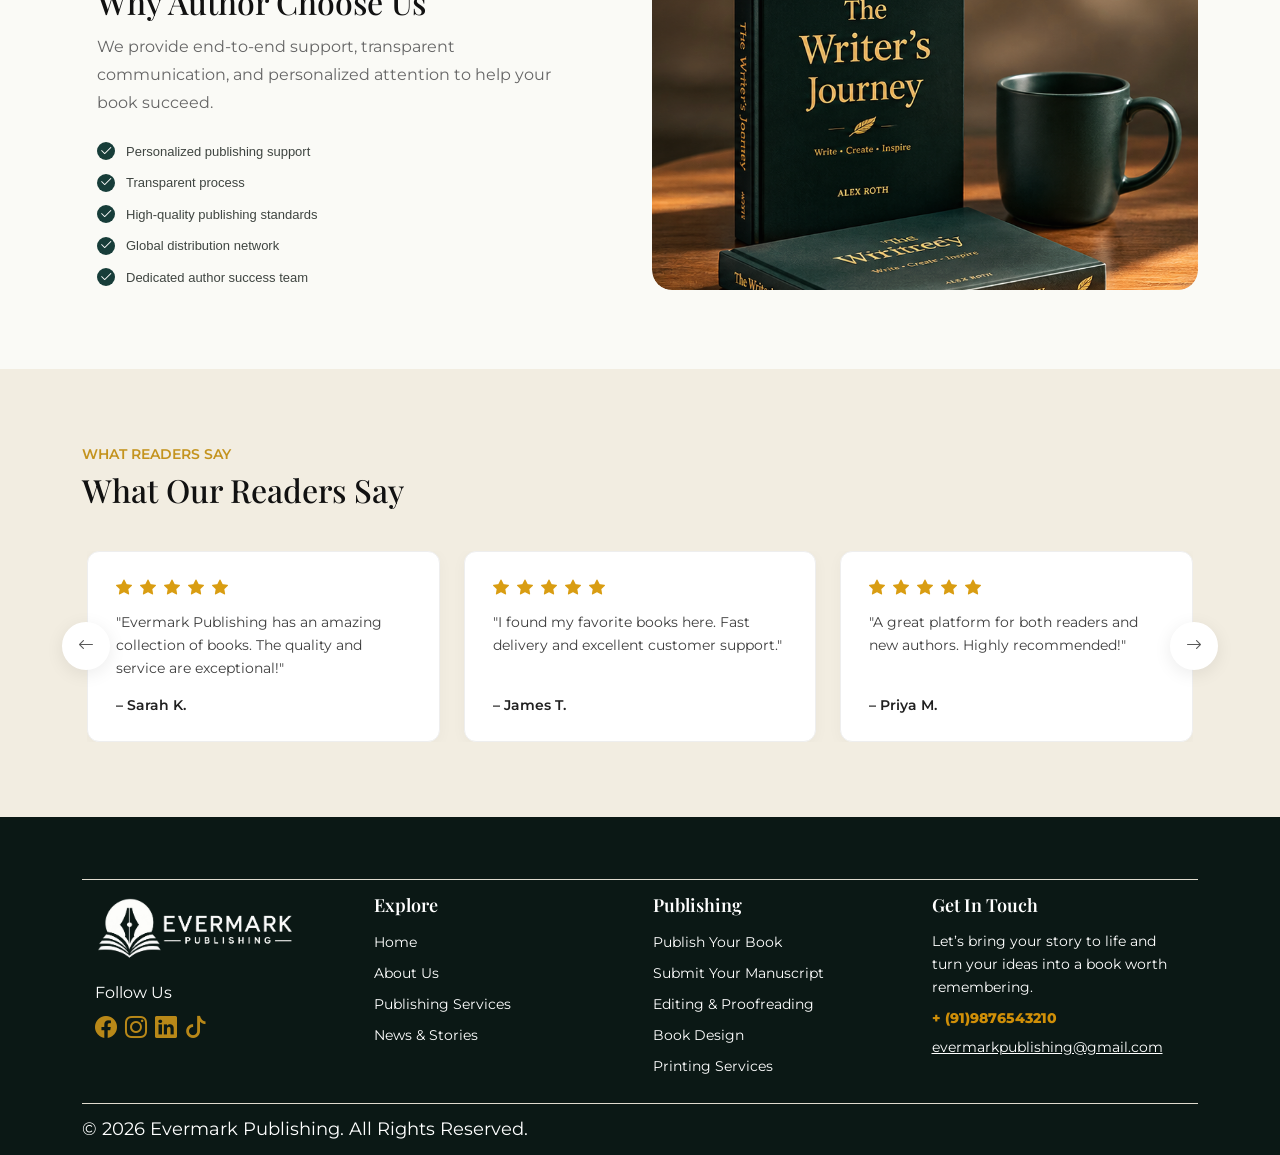
<file: about.html>
<!doctype html>
<html lang="en">
  <head>
    <meta charset="UTF-8" />
    <meta name="viewport" content="width=device-width, initial-scale=1.0" />

    <title>Evermark Publishing - About page</title>

    <link rel="icon" type="image/png" href="assets/images/favicon.png" />
    <link href="assets/css/bootstrap.min.css" rel="stylesheet" />

    <!-- Bootstrap Icons -->
    <link rel="stylesheet" href="assets/css/bootstrap-icons.min.css" />

    <!-- Google Font -->
    <link rel="preconnect" href="https://fonts.googleapis.com" />
    <link rel="preconnect" href="https://fonts.gstatic.com" crossorigin />

    <link rel="stylesheet" href="assets/css/swiper-bundle.min.css" />
    <link rel="stylesheet" href="assets/css/odometer-theme-default.min.css" />

    <link rel="stylesheet" href="assets/css/style.css" />
  </head>

  <body>
    <!-- =====================================
     TOP BAR
===================================== -->
    <div class="main-top-header">
      <div class="top-bar">
        <div class="container">
          <div class="top-bar-inner">
            <!-- Left -->
            <div class="top-bar-left">
              <a href="tel:082516611935" class="top-item">
                <i class="bi bi-telephone"></i>
                <span>082516611935</span>
              </a>

              <span class="top-divider"></span>

              <a href="mailto:evermarkpustaka@gmail.com" class="top-item">
                <i class="bi bi-envelope"></i>
                <span>evermarkpustaka@gmail.com</span>
              </a>
            </div>

            <!-- Right -->
            <div class="top-bar-right">
              <span class="top-message">
                <i class="bi bi-book"></i>
                Publishing stories that inspire
              </span>

              <span class="top-divider"></span>

              <a href="#" aria-label="Instagram">
                <i class="bi bi-instagram"></i>
              </a>

              <a href="#" aria-label="Facebook">
                <i class="bi bi-facebook"></i>
              </a>

              <a href="#" aria-label="LinkedIn">
                <i class="bi bi-linkedin"></i>
              </a>
            </div>
          </div>
        </div>
      </div>
      <header class="main-header" id="mainHeader">
        <div class="container">
          <nav class="navbar navbar-expand-lg">
            <!-- Logo -->
            <a href="index.html" class="navbar-brand">
              <div class="logo-box">
                <div class="logo-icon">
                  <img
                    src="assets/images/logo-1.png"
                    alt="logo"
                    class="img-fluid"
                  />
                </div>
              </div>
            </a>

            <!-- Mobile Button -->
            <button
              class="navbar-toggler"
              type="button"
              data-bs-toggle="collapse"
              data-bs-target="#mainNavigation"
            >
              <span class="navbar-toggler-icon"></span>
            </button>

            <!-- Navigation -->
            <div class="collapse navbar-collapse" id="mainNavigation">
              <ul class="navbar-nav ms-auto align-items-lg-center">
                <li class="nav-item">
                  <a class="nav-link" href="index.html"> Home </a>
                </li>

                <li class="nav-item">
                  <a class="nav-link active" href="about.html"> About Us </a>
                </li>

                <li class="nav-item">
                  <a class="nav-link" href="services.html">
                    Publishing Services
                  </a>
                </li>

                <li class="nav-item">
                  <a class="nav-link" href="book-catalog.html">
                    Book Catalog
                  </a>
                </li>

                <li class="nav-item">
                  <a class="nav-link" href="blog.html"> News & Stories </a>
                </li>

                <li class="nav-item ms-lg-3">
                  <a href="contact-us.html" class="talk-btn">
                    <i class="bi bi-chat-dots-fill"></i>
                    Get in Touch
                  </a>
                </li>
              </ul>
            </div>
          </nav>
        </div>
      </header>
    </div>
    <section class="about-page-hero">
      <div class="container">
        <!-- Breadcrumb -->
        <div class="about-breadcrumb">
          <a href="index.html">Home</a>
          <span>›</span>
          <span>About Us</span>
        </div>

        <div class="row align-items-center g-5">
          <!-- LEFT CONTENT -->
          <div class="col-lg-6">
            <div class="about-hero-content">
              <span class="about-eyebrow"> ABOUT EVERMARK PUBLISHING </span>

              <h1>
                Empowering <span>Authors.</span><br />
                Enriching <span>Readers.</span>
              </h1>

              <p>
                Evermark Publishing is dedicated to helping authors share their
                stories with the world and connecting readers to books that
                inspire, educate, and entertain.
              </p>
            </div>
          </div>

          <!-- RIGHT IMAGE -->
          <div class="col-lg-6">
            <div class="about-hero-image">
              <img
                src="assets/images/about-bg-banner.png"
                alt="Evermark Publishing Books"
              />
            </div>
          </div>
        </div>
      </div>
    </section>

    <section class="evermark-about-section">
      <div class="container">
        <div class="row align-items-center g-4">
          <!-- LEFT IMAGE -->
          <div class="col-lg-6">
            <div class="evermark-about-image">
              <img src="assets/images/about-img2.png" alt="About Us" />
            </div>
          </div>

          <!-- RIGHT CONTENT -->
          <div class="col-lg-6">
            <div class="evermark-about-content">
              <span class="evermark-about-label"> Our Story </span>

              <h2>Complete Publishing Services</h2>

              <p>
                Born from a passion for storytelling, Evermark Publishing began
                with a simple vision: to give every author a voice and every
                reader a meaningful experience. Today, we work with authors from
                around the world to publish books that create impact, inspire
                ideas, and leave a lasting legacy.
              </p>
            </div>
          </div>
        </div>
      </div>
    </section>
    <section class="evermark-intro seconday-bg">
      <div class="container">
        <!-- Heading -->
        <div class="evermark-intro-heading text-center">
          <span class="evermark-welcome"> Brouser By Catagory</span>

          <h2>Find Your Next Favorite Read</h2>

          <div class="evermark-heading-line"></div>

          <!-- <p>Turning Ideas Into Books That Inspire</p> -->
        </div>

        <!-- Feature Cards -->
        <div class="row evermark-feature-row">
          <!-- Card 1 -->
          <div class="col-lg-3 col-md-6">
            <div class="evermark-feature-card">
              <div class="evermark-feature-icon">
                <i class="bi bi-bullseye"></i>
              </div>

              <h3>Our Mission</h3>

              <p>
                To empower authors and publish stories that inspire, educate,
                and create meaningful impact.
              </p>
            </div>
          </div>

          <!-- Card 2 -->
          <div class="col-lg-3 col-md-6">
            <div class="evermark-feature-card">
              <div class="evermark-feature-icon">
                <i class="bi bi-eye"></i>
              </div>

              <h3>Our Vision</h3>

              <p>
                To become a trusted global publishing partner for meaningful,
                high-quality books.
              </p>
            </div>
          </div>

          <!-- Card 3 -->
          <div class="col-lg-3 col-md-6">
            <div class="evermark-feature-card">
              <div class="evermark-feature-icon">
                <i class="bi bi-gem"></i>
              </div>

              <h3>Our Values</h3>

              <p>
                Integrity, creativity, excellence, and respect guide everything
                we do.
              </p>
            </div>
          </div>

          <!-- Card 4 -->
          <div class="col-lg-3 col-md-6">
            <div class="evermark-feature-card">
              <div class="evermark-feature-icon">
                <i class="bi bi-shield-check"></i>
              </div>
              <h3>Our Promise</h3>
              <p>
                We are committed to supporting your journey from manuscript to
                market with care and professionalism.
              </p>
            </div>
          </div>
        </div>
      </div>
    </section>
    <section class="evermark-about-section">
      <div class="container">
        <div class="row align-items-center g-4">
          <div class="col-lg-6">
            <div class="evermark-about-content">
              <span class="evermark-about-label"> Why Author Choose Us </span>

              <h2>Why Author Choose Us</h2>

              <p>
                We provide end-to-end support, transparent communication, and
                personalized attention to help your book succeed.
              </p>
              <ul class="author-benefits">
                <li>
                  <span class="benefit-icon">
                    <i class="bi bi-check2"></i>
                  </span>
                  <span>Personalized publishing support</span>
                </li>

                <li>
                  <span class="benefit-icon">
                    <i class="bi bi-check2"></i>
                  </span>
                  <span>Transparent process</span>
                </li>

                <li>
                  <span class="benefit-icon">
                    <i class="bi bi-check2"></i>
                  </span>
                  <span>High-quality publishing standards</span>
                </li>

                <li>
                  <span class="benefit-icon">
                    <i class="bi bi-check2"></i>
                  </span>
                  <span>Global distribution network</span>
                </li>

                <li>
                  <span class="benefit-icon">
                    <i class="bi bi-check2"></i>
                  </span>
                  <span>Dedicated author success team</span>
                </li>
              </ul>
            </div>
          </div>
          <div class="col-lg-6">
            <div class="evermark-about-image">
              <img src="assets/images/about-bg11.png" alt="About Us" />
            </div>
          </div>
        </div>
      </div>
    </section>
    <section class="testimonial-section">
      <div class="container">
        <!-- Section Heading -->
        <div class="testimonial-heading">
          <div>
            <span class="section-label">WHAT READERS SAY</span>
            <h2>What Our Readers Say</h2>
          </div>

          <!-- <a href="#" class="view-all-reviews">
            View All Reviews <span>→</span>
          </a> -->
        </div>

        <!-- Testimonial Slider -->
        <div class="testimonial-slider-wrapper">
          <!-- Left Arrow -->
          <div class="testimonial-prev">
            <i class="bi bi-arrow-left"></i>
          </div>

          <div class="swiper testimonialSwiper">
            <div class="swiper-wrapper">
              <!-- Testimonial 1 -->
              <div class="swiper-slide">
                <div class="testimonial-card">
                  <div class="testimonial-stars">
                    <i class="bi bi-star-fill"></i>
                    <i class="bi bi-star-fill"></i>
                    <i class="bi bi-star-fill"></i>
                    <i class="bi bi-star-fill"></i>
                    <i class="bi bi-star-fill"></i>
                  </div>

                  <p class="testimonial-text">
                    "Evermark Publishing has an amazing collection of books. The
                    quality and service are exceptional!"
                  </p>

                  <h4>– Sarah K.</h4>
                </div>
              </div>

              <!-- Testimonial 2 -->
              <div class="swiper-slide">
                <div class="testimonial-card">
                  <div class="testimonial-stars">
                    <i class="bi bi-star-fill"></i>
                    <i class="bi bi-star-fill"></i>
                    <i class="bi bi-star-fill"></i>
                    <i class="bi bi-star-fill"></i>
                    <i class="bi bi-star-fill"></i>
                  </div>

                  <p class="testimonial-text">
                    "I found my favorite books here. Fast delivery and excellent
                    customer support."
                  </p>

                  <h4>– James T.</h4>
                </div>
              </div>

              <!-- Testimonial 3 -->
              <div class="swiper-slide">
                <div class="testimonial-card">
                  <div class="testimonial-stars">
                    <i class="bi bi-star-fill"></i>
                    <i class="bi bi-star-fill"></i>
                    <i class="bi bi-star-fill"></i>
                    <i class="bi bi-star-fill"></i>
                    <i class="bi bi-star-fill"></i>
                  </div>

                  <p class="testimonial-text">
                    "A great platform for both readers and new authors. Highly
                    recommended!"
                  </p>

                  <h4>– Priya M.</h4>
                </div>
              </div>

              <!-- Testimonial 4 -->
              <div class="swiper-slide">
                <div class="testimonial-card">
                  <div class="testimonial-stars">
                    <i class="bi bi-star-fill"></i>
                    <i class="bi bi-star-fill"></i>
                    <i class="bi bi-star-fill"></i>
                    <i class="bi bi-star-fill"></i>
                    <i class="bi bi-star-fill"></i>
                  </div>

                  <p class="testimonial-text">
                    "The publishing experience was smooth and professional from
                    beginning to end."
                  </p>

                  <h4>– Michael R.</h4>
                </div>
              </div>

              <!-- Testimonial 5 -->
              <div class="swiper-slide">
                <div class="testimonial-card">
                  <div class="testimonial-stars">
                    <i class="bi bi-star-fill"></i>
                    <i class="bi bi-star-fill"></i>
                    <i class="bi bi-star-fill"></i>
                    <i class="bi bi-star-fill"></i>
                    <i class="bi bi-star-fill"></i>
                  </div>

                  <p class="testimonial-text">
                    "Beautiful books, great support and a wonderful experience.
                    I will definitely recommend Evermark."
                  </p>

                  <h4>– Emma W.</h4>
                </div>
              </div>
            </div>
          </div>

          <!-- Right Arrow -->
          <div class="testimonial-next">
            <i class="bi bi-arrow-right"></i>
          </div>
        </div>
      </div>
    </section>

    <!-- =========================================
     FOOTER SECTION
========================================= -->

    <footer class="evermark-footer">
      <!-- =====================================
         TOP CTA
    ====================================== -->

      <!-- =====================================
         FOOTER BRAND
    ====================================== -->

      <div class="evermark-footer-main">
        <div class="container">
          <div class="evermark-footer-divider"></div>

          <!-- FOOTER COLUMNS -->

          <div class="row evermark-footer-columns">
            <!-- LOGO -->
            <div class="col-lg-3 col-md-6">
              <div class="evermark-footer-logo">
                <img
                  src="assets/images/footer-logo.png"
                  alt="img"
                  class="img-fluid"
                />

                <!-- <strong> evermark </strong> -->
              </div>

              <div class="evermark-follow">
                <span> Follow Us </span>

                <div class="evermark-socials">
                  <a href="#">
                    <i class="bi bi-facebook"></i>
                  </a>

                  <a href="#">
                    <i class="bi bi-instagram"></i>
                  </a>

                  <a href="#">
                    <i class="bi bi-linkedin"></i>
                  </a>

                  <a href="#">
                    <i class="bi bi-tiktok"></i>
                  </a>
                </div>
              </div>
            </div>

            <!-- MENU -->
            <div class="col-lg-3 col-md-6">
              <div class="evermark-footer-column">
                <h4>Explore</h4>

                <ul>
                  <li>
                    <a href="index.html"> Home </a>
                  </li>

                  <li>
                    <a href="about.html"> About Us </a>
                  </li>

                  <li>
                    <a href="services.html"> Publishing Services </a>
                  </li>

                  <li>
                    <a href="blog.html"> News & Stories </a>
                  </li>
                </ul>
              </div>
            </div>
            <div class="col-lg-3 col-md-6">
              <div class="evermark-footer-column">
                <h4>Publishing</h4>

                <ul>
                  <li>
                    <a href="#"> Publish Your Book </a>
                  </li>

                  <li>
                    <a href="#"> Submit Your Manuscript </a>
                  </li>

                  <li>
                    <a href="#"> Editing & Proofreading </a>
                  </li>

                  <li>
                    <a href="#"> Book Design </a>
                  </li>

                  <li>
                    <a href="#">Printing Services</a>
                  </li>
                </ul>
              </div>
            </div>

            <!-- CONTACT -->
            <div class="col-lg-3 col-md-6">
              <div class="evermark-footer-column">
                <h4>Get In Touch</h4>

                <p>
                  Let’s bring your story to life and turn your ideas into a book
                  worth remembering.
                </p>

                <a href="tel:+6285216611935" class="evermark-phone">
                  + (91)9876543210
                </a>

                <a
                  href="mailto:evermarkpublishing@gmail.com"
                  class="evermark-email"
                >
                  evermarkpublishing@gmail.com
                </a>
              </div>
            </div>
          </div>

          <!-- =================================
                 COPYRIGHT
            ================================== -->

          <div class="evermark-footer-bottom">
            <p>&copy; 2026 Evermark Publishing. All Rights Reserved.</p>
          </div>
        </div>
      </div>

      <!-- WHATSAPP -->
      <a href="#" class="evermark-whatsapp">
        <i class="bi bi-whatsapp"></i>
      </a>

      <!-- BACK TO TOP -->
      <a href="#" class="evermark-back-top">
        <i class="bi bi-chevron-up"></i>
      </a>
    </footer>

    <!-- Bootstrap JS -->
    <script src="assets/js/bootstrap.bundle.min.js"></script>
    <script src="assets/js/odometer.min.js"></script>
    <script src="assets/js/swiper-bundle.min.js"></script>
    <script src="assets/js/main.js"></script>
  </body>
</html>
</file>
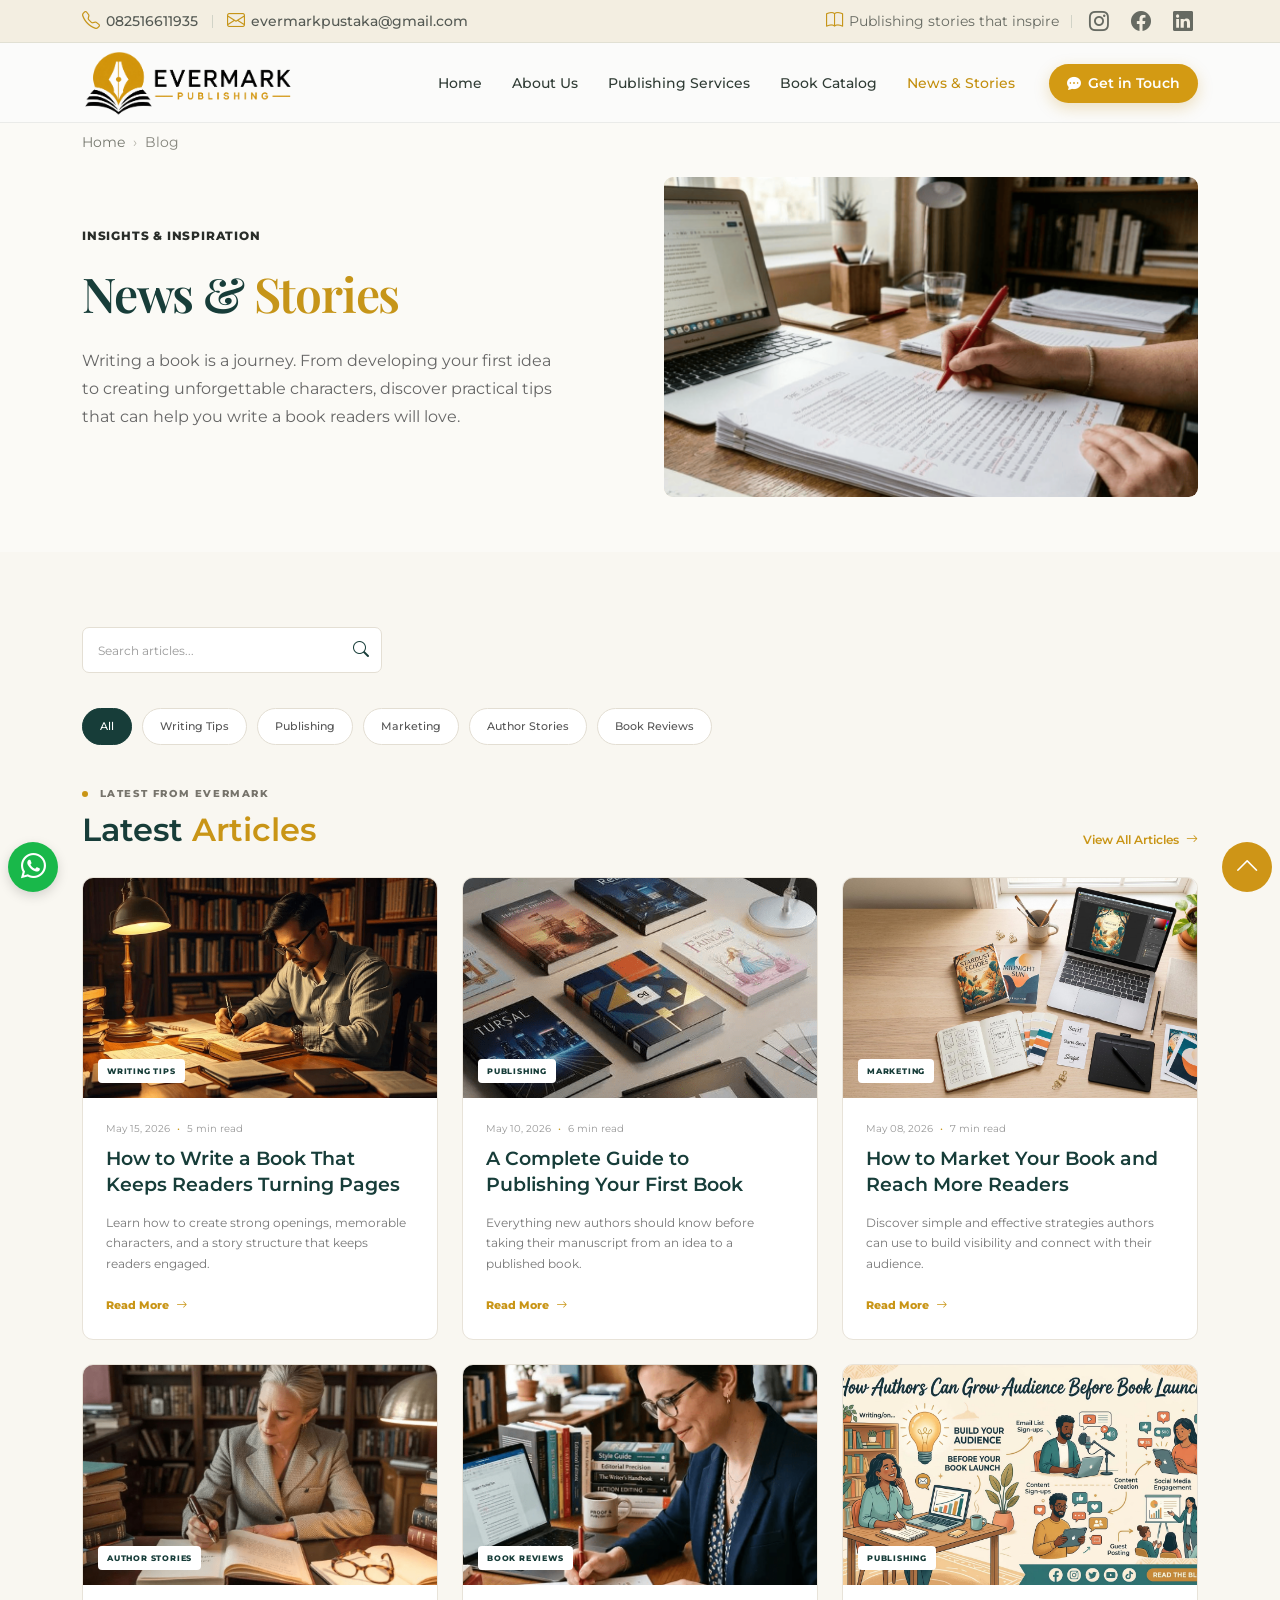
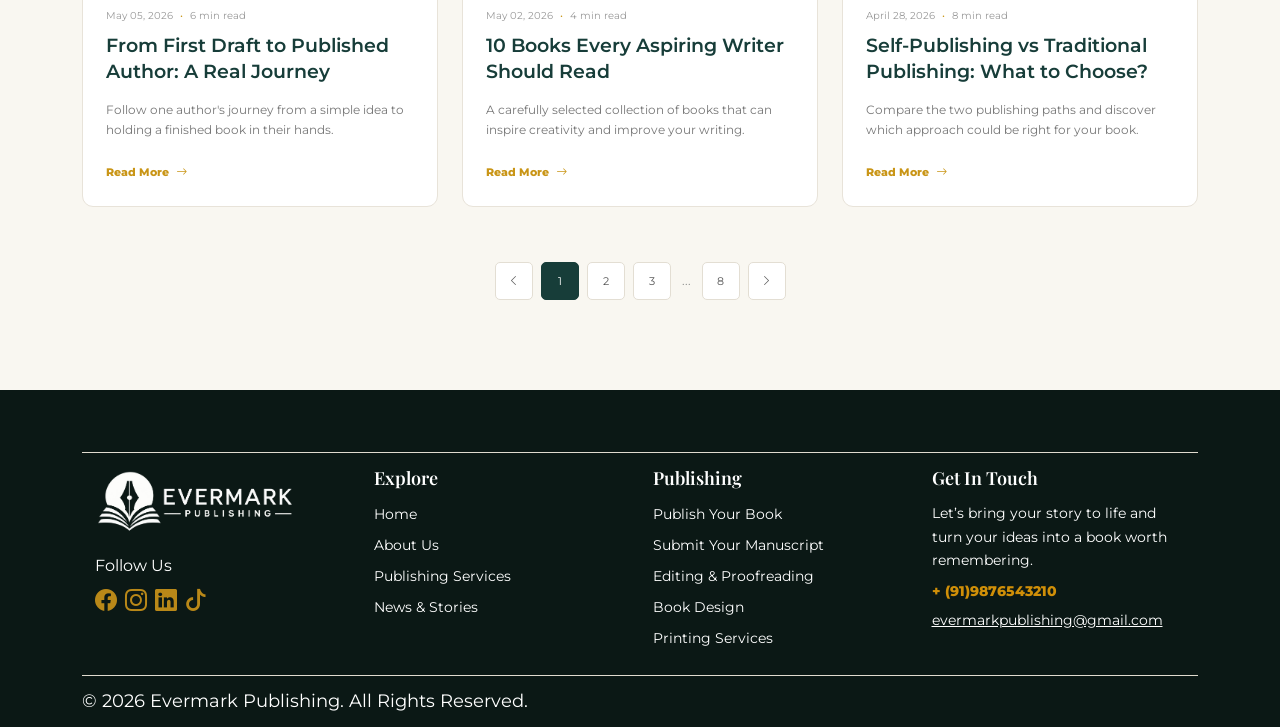
<file: blog.html>
<!doctype html>
<html lang="en">
  <head>
    <meta charset="UTF-8" />
    <meta name="viewport" content="width=device-width, initial-scale=1.0" />

    <title>Evermark Publishing - Blog page</title>

    <link rel="icon" type="image/png" href="assets/images/favicon.png" />
    <link href="assets/css/bootstrap.min.css" rel="stylesheet" />

    <!-- Bootstrap Icons -->
    <link rel="stylesheet" href="assets/css/bootstrap-icons.min.css" />

    <!-- Google Font -->
    <link rel="preconnect" href="https://fonts.googleapis.com" />
    <link rel="preconnect" href="https://fonts.gstatic.com" crossorigin />

    <link rel="stylesheet" href="assets/css/swiper-bundle.min.css" />
    <link rel="stylesheet" href="assets/css/odometer-theme-default.min.css" />

    <link rel="stylesheet" href="assets/css/style.css" />
  </head>

  <body>
    <!-- =====================================
     TOP BAR
===================================== -->
    <div class="main-top-header">
      <div class="top-bar">
        <div class="container">
          <div class="top-bar-inner">
            <!-- Left -->
            <div class="top-bar-left">
              <a href="tel:082516611935" class="top-item">
                <i class="bi bi-telephone"></i>
                <span>082516611935</span>
              </a>

              <span class="top-divider"></span>

              <a href="mailto:evermarkpustaka@gmail.com" class="top-item">
                <i class="bi bi-envelope"></i>
                <span>evermarkpustaka@gmail.com</span>
              </a>
            </div>

            <!-- Right -->
            <div class="top-bar-right">
              <span class="top-message">
                <i class="bi bi-book"></i>
                Publishing stories that inspire
              </span>

              <span class="top-divider"></span>

              <a href="#" aria-label="Instagram">
                <i class="bi bi-instagram"></i>
              </a>

              <a href="#" aria-label="Facebook">
                <i class="bi bi-facebook"></i>
              </a>

              <a href="#" aria-label="LinkedIn">
                <i class="bi bi-linkedin"></i>
              </a>
            </div>
          </div>
        </div>
      </div>
      <header class="main-header" id="mainHeader">
        <div class="container">
          <nav class="navbar navbar-expand-lg">
            <!-- Logo -->
        <a href="index.html" class="navbar-brand">
              <div class="logo-box">
                <div class="logo-icon">
                  <img
                    src="assets/images/logo-1.png"
                    alt="logo"
                    class="img-fluid"
                  />
                </div>
              </div>
            </a>

            <!-- Mobile Button -->
            <button
              class="navbar-toggler"
              type="button"
              data-bs-toggle="collapse"
              data-bs-target="#mainNavigation"
            >
              <span class="navbar-toggler-icon"></span>
            </button>

            <!-- Navigation -->
            <div class="collapse navbar-collapse" id="mainNavigation">
              <ul class="navbar-nav ms-auto align-items-lg-center">
                <li class="nav-item">
                  <a class="nav-link" href="index.html"> Home </a>
                </li>

                <li class="nav-item">
                  <a class="nav-link" href="about.html"> About Us </a>
                </li>

                <li class="nav-item">
                  <a class="nav-link" href="services.html">
                    Publishing Services
                  </a>
                </li>

                <li class="nav-item">
                  <a class="nav-link" href="book-catalog.html">
                    Book Catalog
                  </a>
                </li>

                <li class="nav-item">
                  <a class="nav-link active" href="blog.html">
                    News & Stories
                  </a>
                </li>

                <li class="nav-item ms-lg-3">
                  <a href="contact-us.html" class="talk-btn">
                    <i class="bi bi-chat-dots-fill"></i>
                    Get in Touch
                  </a>
                </li>
              </ul>
            </div>
          </nav>
        </div>
      </header>
    </div>
    <section class="about-page-hero">
      <div class="container">
        <!-- Breadcrumb -->
        <div class="about-breadcrumb">
          <a href="index.html">Home</a>
          <span>›</span>
          <span>Blog</span>
        </div>

        <div class="row align-items-center g-5">
          <!-- LEFT CONTENT -->
          <div class="col-lg-6">
            <div class="about-hero-content">
              <span class="about-eyebrow"> INSIGHTS & INSPIRATION </span>

              <h1>News & <span>Stories</span></h1>

              <p>
                Writing a book is a journey. From developing your first idea to
                creating unforgettable characters, discover practical tips that
                can help you write a book readers will love.
              </p>
            </div>
          </div>

          <!-- RIGHT IMAGE -->
          <div class="col-lg-6">
            <div class="about-hero-image">
              <img
                src="assets/images/blog-bg-banner.png"
                alt="Evermark Publishing Books"
              />
            </div>
          </div>
        </div>
      </div>
    </section>

    <section class="blog-page">
      <div class="container">
        <div class="blog-page-header">
          <!-- Search -->
          <div class="blog-search">
            <input type="text" placeholder="Search articles..." />

            <button type="button">
              <i class="bi bi-search"></i>
            </button>
          </div>
        </div>

        <!-- =================================
             CATEGORY FILTER
        ================================== -->

        <div class="blog-categories">
          <button class="category-btn active">All</button>

          <button class="category-btn">Writing Tips</button>

          <button class="category-btn">Publishing</button>

          <button class="category-btn">Marketing</button>

          <button class="category-btn">Author Stories</button>

          <button class="category-btn">Book Reviews</button>
        </div>

        <!-- =================================
             FEATURED ARTICLE
        ================================== -->

        <!-- =================================
             LATEST ARTICLES HEADER
        ================================== -->

        <div class="articles-heading">
          <div>
            <span class="blog-eyebrow"> LATEST FROM EVERMARK </span>

            <h2>Latest <span>Articles</span></h2>
          </div>

          <a href="#" class="view-all">
            View All Articles
            <i class="bi bi-arrow-right"></i>
          </a>
        </div>

        <!-- =================================
             BLOG GRID
        ================================== -->

        <div class="row g-4">
          <!-- Blog Card 1 -->
          <div class="col-lg-4 col-md-6">
            <article class="blog-card">
              <div class="blog-card-image">
                <img src="assets/images/blog-22.png" alt="Writing tips" />

                <span class="blog-card-category"> WRITING TIPS </span>
              </div>

              <div class="blog-card-content">
                <div class="blog-card-meta">
                  May 15, 2026
                  <span>•</span>
                  5 min read
                </div>

                <h3>How to Write a Book That Keeps Readers Turning Pages</h3>

                <p>
                  Learn how to create strong openings, memorable characters, and
                  a story structure that keeps readers engaged.
                </p>

                <a href="#" class="blog-link">
                  Read More
                  <i class="bi bi-arrow-right"></i>
                </a>
              </div>
            </article>
          </div>

          <!-- Blog Card 2 -->
          <div class="col-lg-4 col-md-6">
            <article class="blog-card">
              <div class="blog-card-image">
                <img src="assets/images/blog-4.png" alt="Publishing guide" />

                <span class="blog-card-category"> PUBLISHING </span>
              </div>

              <div class="blog-card-content">
                <div class="blog-card-meta">
                  May 10, 2026
                  <span>•</span>
                  6 min read
                </div>

                <h3>A Complete Guide to Publishing Your First Book</h3>

                <p>
                  Everything new authors should know before taking their
                  manuscript from an idea to a published book.
                </p>

                <a href="#" class="blog-link">
                  Read More
                  <i class="bi bi-arrow-right"></i>
                </a>
              </div>
            </article>
          </div>

          <!-- Blog Card 3 -->
          <div class="col-lg-4 col-md-6">
            <article class="blog-card">
              <div class="blog-card-image">
                <img src="assets/images/blog-7.png" alt="Book marketing" />

                <span class="blog-card-category"> MARKETING </span>
              </div>

              <div class="blog-card-content">
                <div class="blog-card-meta">
                  May 08, 2026
                  <span>•</span>
                  7 min read
                </div>

                <h3>How to Market Your Book and Reach More Readers</h3>

                <p>
                  Discover simple and effective strategies authors can use to
                  build visibility and connect with their audience.
                </p>

                <a href="#" class="blog-link">
                  Read More
                  <i class="bi bi-arrow-right"></i>
                </a>
              </div>
            </article>
          </div>

          <!-- Blog Card 4 -->
          <div class="col-lg-4 col-md-6">
            <article class="blog-card">
              <div class="blog-card-image">
                <img src="assets/images/blog-5.png" alt="Author story" />

                <span class="blog-card-category"> AUTHOR STORIES </span>
              </div>

              <div class="blog-card-content">
                <div class="blog-card-meta">
                  May 05, 2026
                  <span>•</span>
                  6 min read
                </div>

                <h3>From First Draft to Published Author: A Real Journey</h3>

                <p>
                  Follow one author's journey from a simple idea to holding a
                  finished book in their hands.
                </p>

                <a href="#" class="blog-link">
                  Read More
                  <i class="bi bi-arrow-right"></i>
                </a>
              </div>
            </article>
          </div>

          <!-- Blog Card 5 -->
          <div class="col-lg-4 col-md-6">
            <article class="blog-card">
              <div class="blog-card-image">
                <img
                  src="assets/images/blog-6.png"
                  alt="Book recommendations"
                />

                <span class="blog-card-category"> BOOK REVIEWS </span>
              </div>

              <div class="blog-card-content">
                <div class="blog-card-meta">
                  May 02, 2026
                  <span>•</span>
                  4 min read
                </div>

                <h3>10 Books Every Aspiring Writer Should Read</h3>

                <p>
                  A carefully selected collection of books that can inspire
                  creativity and improve your writing.
                </p>

                <a href="#" class="blog-link">
                  Read More
                  <i class="bi bi-arrow-right"></i>
                </a>
              </div>
            </article>
          </div>

          <!-- Blog Card 6 -->
          <div class="col-lg-4 col-md-6">
            <article class="blog-card">
              <div class="blog-card-image">
                <img src="assets/images/blog-11.png" alt="Self publishing" />

                <span class="blog-card-category"> PUBLISHING </span>
              </div>

              <div class="blog-card-content">
                <div class="blog-card-meta">
                  April 28, 2026
                  <span>•</span>
                  8 min read
                </div>

                <h3>
                  Self-Publishing vs Traditional Publishing: What to Choose?
                </h3>

                <p>
                  Compare the two publishing paths and discover which approach
                  could be right for your book.
                </p>

                <a href="#" class="blog-link">
                  Read More
                  <i class="bi bi-arrow-right"></i>
                </a>
              </div>
            </article>
          </div>
        </div>

        <!-- =================================
             PAGINATION
        ================================== -->

        <div class="blog-pagination">
          <button class="pagination-arrow">
            <i class="bi bi-chevron-left"></i>
          </button>

          <button class="pagination-number active">1</button>

          <button class="pagination-number">2</button>

          <button class="pagination-number">3</button>

          <span>...</span>

          <button class="pagination-number">8</button>

          <button class="pagination-arrow">
            <i class="bi bi-chevron-right"></i>
          </button>
        </div>
      </div>
    </section>

    <!-- =========================================
     FOOTER SECTION
========================================= -->

    <footer class="evermark-footer">
      <!-- =====================================
         TOP CTA
    ====================================== -->

      <!-- =====================================
         FOOTER BRAND
    ====================================== -->

      <div class="evermark-footer-main">
        <div class="container">
          <div class="evermark-footer-divider"></div>

          <!-- FOOTER COLUMNS -->

          <div class="row evermark-footer-columns">
            <!-- LOGO -->
            <div class="col-lg-3 col-md-6">
              <div class="evermark-footer-logo">
                <img
                  src="assets/images/footer-logo.png"
                  alt="img"
                  class="img-fluid"
                />

                <!-- <strong> evermark </strong> -->
              </div>

              <div class="evermark-follow">
                <span> Follow Us </span>

                <div class="evermark-socials">
                  <a href="#">
                    <i class="bi bi-facebook"></i>
                  </a>

                  <a href="#">
                    <i class="bi bi-instagram"></i>
                  </a>

                  <a href="#">
                    <i class="bi bi-linkedin"></i>
                  </a>

                  <a href="#">
                    <i class="bi bi-tiktok"></i>
                  </a>
                </div>
              </div>
            </div>

            <!-- MENU -->
            <div class="col-lg-3 col-md-6">
              <div class="evermark-footer-column">
                <h4>Explore</h4>

                <ul>
                  <li>
                    <a href="index.html"> Home </a>
                  </li>

                  <li>
                    <a href="about.html"> About Us </a>
                  </li>

                  <li>
                    <a href="services.html"> Publishing Services </a>
                  </li>

                  <li>
                    <a href="blog.html"> News & Stories </a>
                  </li>
                </ul>
              </div>
            </div>
            <div class="col-lg-3 col-md-6">
              <div class="evermark-footer-column">
                <h4>Publishing</h4>

                <ul>
                  <li>
                    <a href="#"> Publish Your Book </a>
                  </li>

                  <li>
                    <a href="#"> Submit Your Manuscript </a>
                  </li>

                  <li>
                    <a href="#"> Editing & Proofreading </a>
                  </li>

                  <li>
                    <a href="#"> Book Design </a>
                  </li>

                  <li>
                    <a href="#">Printing Services</a>
                  </li>
                </ul>
              </div>
            </div>

            <!-- CONTACT -->
            <div class="col-lg-3 col-md-6">
              <div class="evermark-footer-column">
                <h4>Get In Touch</h4>

                <p>
                  Let’s bring your story to life and turn your ideas into a book
                  worth remembering.
                </p>

                <a href="tel:+6285216611935" class="evermark-phone">
                  + (91)9876543210
                </a>

                <a
                  href="mailto:evermarkpublishing@gmail.com"
                  class="evermark-email"
                >
                  evermarkpublishing@gmail.com
                </a>
              </div>
            </div>
          </div>

          <!-- =================================
                 COPYRIGHT
            ================================== -->

          <div class="evermark-footer-bottom">
            <p>&copy; 2026 Evermark Publishing. All Rights Reserved.</p>
          </div>
        </div>
      </div>

      <!-- WHATSAPP -->
      <a href="#" class="evermark-whatsapp">
        <i class="bi bi-whatsapp"></i>
      </a>

      <!-- BACK TO TOP -->
      <a href="#" class="evermark-back-top">
        <i class="bi bi-chevron-up"></i>
      </a>
    </footer>

    <!-- Bootstrap JS -->
    <script src="assets/js/bootstrap.bundle.min.js"></script>
    <script src="assets/js/odometer.min.js"></script>
    <script src="assets/js/swiper-bundle.min.js"></script>
    <script src="assets/js/main.js"></script>
  </body>
</html>
</file>
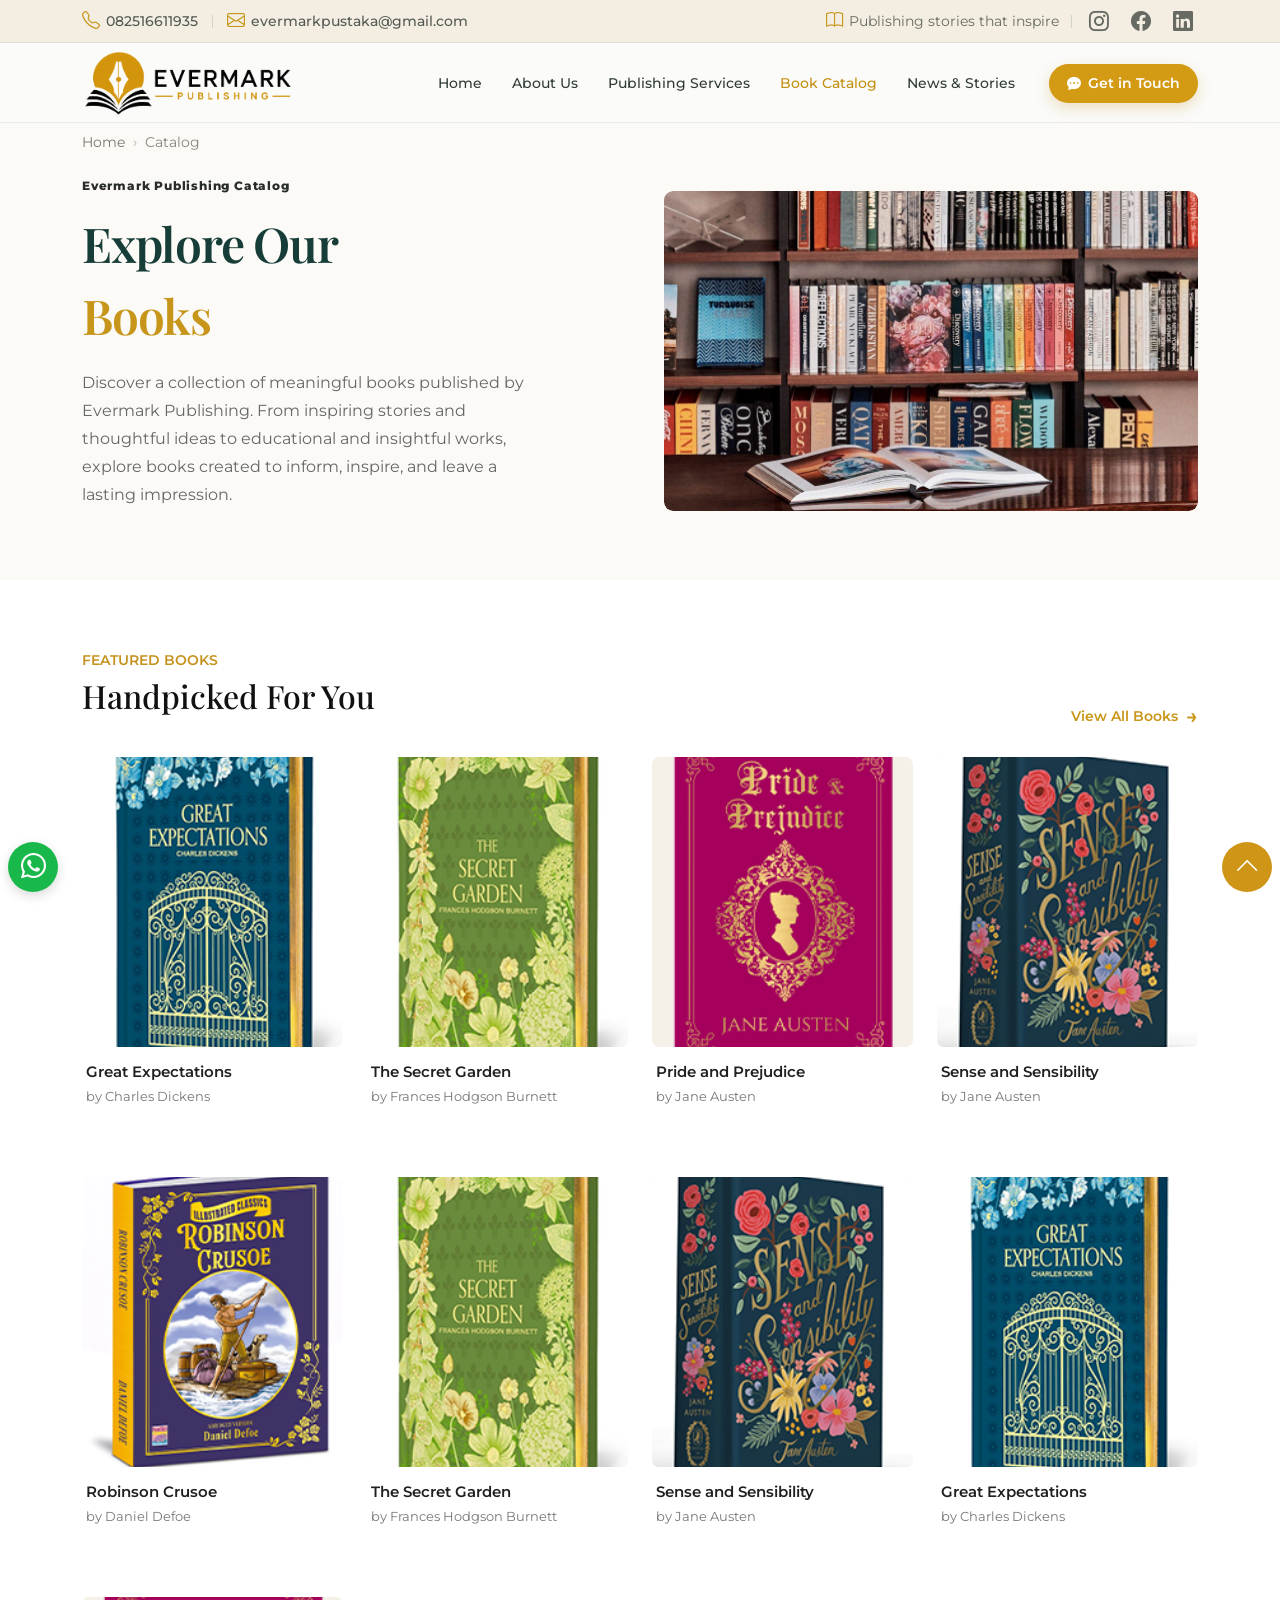
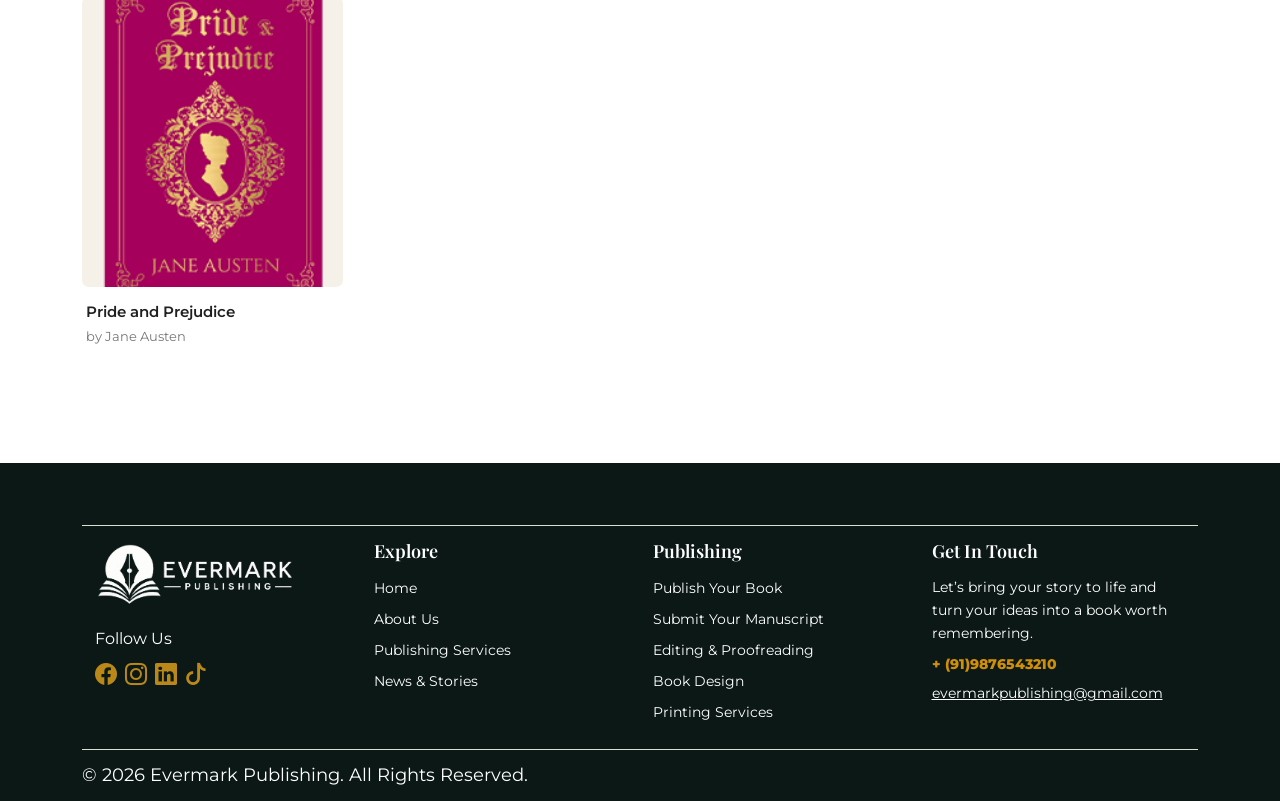
<file: book-catalog.html>
<!doctype html>
<html lang="en">
  <head>
    <meta charset="UTF-8" />
    <meta name="viewport" content="width=device-width, initial-scale=1.0" />

    <title>Evermark Publishing - Book Catalog page</title>

    <link rel="icon" type="image/png" href="assets/images/favicon.png" />
    <link href="assets/css/bootstrap.min.css" rel="stylesheet" />

    <!-- Bootstrap Icons -->
    <link rel="stylesheet" href="assets/css/bootstrap-icons.min.css" />

    <!-- Google Font -->
    <link rel="preconnect" href="https://fonts.googleapis.com" />
    <link rel="preconnect" href="https://fonts.gstatic.com" crossorigin />

    <link rel="stylesheet" href="assets/css/swiper-bundle.min.css" />
    <link rel="stylesheet" href="assets/css/odometer-theme-default.min.css" />

    <link rel="stylesheet" href="assets/css/style.css" />
  </head>

  <body>
    <!-- =====================================
     TOP BAR
===================================== -->
    <div class="main-top-header">
      <div class="top-bar">
        <div class="container">
          <div class="top-bar-inner">
            <!-- Left -->
            <div class="top-bar-left">
              <a href="tel:082516611935" class="top-item">
                <i class="bi bi-telephone"></i>
                <span>082516611935</span>
              </a>

              <span class="top-divider"></span>

              <a href="mailto:evermarkpustaka@gmail.com" class="top-item">
                <i class="bi bi-envelope"></i>
                <span>evermarkpustaka@gmail.com</span>
              </a>
            </div>

            <!-- Right -->
            <div class="top-bar-right">
              <span class="top-message">
                <i class="bi bi-book"></i>
                Publishing stories that inspire
              </span>

              <span class="top-divider"></span>

              <a href="#" aria-label="Instagram">
                <i class="bi bi-instagram"></i>
              </a>

              <a href="#" aria-label="Facebook">
                <i class="bi bi-facebook"></i>
              </a>

              <a href="#" aria-label="LinkedIn">
                <i class="bi bi-linkedin"></i>
              </a>
            </div>
          </div>
        </div>
      </div>
      <header class="main-header" id="mainHeader">
        <div class="container">
          <nav class="navbar navbar-expand-lg">
            <!-- Logo -->
            <a href="index.html" class="navbar-brand">
              <div class="logo-box">
                <div class="logo-icon">
                  <img
                    src="assets/images/logo-1.png"
                    alt="logo"
                    class="img-fluid"
                  />
                </div>
              </div>
            </a>

            <!-- Mobile Button -->
            <button
              class="navbar-toggler"
              type="button"
              data-bs-toggle="collapse"
              data-bs-target="#mainNavigation"
            >
              <span class="navbar-toggler-icon"></span>
            </button>

            <!-- Navigation -->
            <div class="collapse navbar-collapse" id="mainNavigation">
              <ul class="navbar-nav ms-auto align-items-lg-center">
                <li class="nav-item">
                  <a class="nav-link" href="index.html"> Home </a>
                </li>

                <li class="nav-item">
                  <a class="nav-link" href="about.html"> About Us </a>
                </li>

                <li class="nav-item">
                  <a class="nav-link" href="services.html">
                    Publishing Services
                  </a>
                </li>

                <li class="nav-item">
                  <a class="nav-link active" href="book-catalog.html">
                    Book Catalog
                  </a>
                </li>

                <li class="nav-item">
                  <a class="nav-link" href="blog.html"> News & Stories </a>
                </li>

                <li class="nav-item ms-lg-3">
                  <a href="contact-us.html" class="talk-btn">
                    <i class="bi bi-chat-dots-fill"></i>
                    Get in Touch
                  </a>
                </li>
              </ul>
            </div>
          </nav>
        </div>
      </header>
    </div>

    <section class="about-page-hero">
      <div class="container">
        <!-- Breadcrumb -->
        <div class="about-breadcrumb">
          <a href="index.html">Home</a>
          <span>›</span>
          <span>Catalog</span>
        </div>

        <div class="row align-items-center g-5">
          <!-- LEFT CONTENT -->
          <div class="col-lg-6">
            <div class="about-hero-content">
              <span class="about-eyebrow"> Evermark Publishing Catalog </span>

              <h1>
                Explore Our <br />
                <span>Books</span>
              </h1>

              <p>
                Discover a collection of meaningful books published by Evermark
                Publishing. From inspiring stories and thoughtful ideas to
                educational and insightful works, explore books created to
                inform, inspire, and leave a lasting impression.
              </p>
            </div>
          </div>

          <!-- RIGHT IMAGE -->
          <div class="col-lg-6">
            <div class="about-hero-image">
              <img
                src="assets/images/catalog-bg-banner.png"
                alt="Evermark Publishing Books"
              />
            </div>
          </div>
        </div>
      </div>
    </section>

    <section class="featured-books-section">
      <div class="container">
        <div class="featured-header">
          <div>
            <span class="section-label">FEATURED BOOKS</span>
            <h2>Handpicked For You</h2>
          </div>

          <a href="#" class="view-all-books"> View All Books <span>→</span> </a>
        </div>
        <div class="row g-4">
          <!-- Book 1 -->
          <div class="col-6 col-md-4 col-lg-3 mb-5">
            <div class="book-card">
              <div class="book-image">
                <img src="assets/images/book1.png" alt="The Silent Path" />
              </div>

              <div class="book-info">
                <h3>Great Expectations</h3>
                <p>by Charles Dickens</p>
              </div>
            </div>
          </div>

          <!-- Book 2 -->
          <div class="col-6 col-md-4 col-lg-3 mb-5">
            <div class="book-card">
              <div class="book-image">
                <img src="assets/images/book21.png" alt="Atomic Habits" />
              </div>

              <div class="book-info">
                <h3>The Secret Garden</h3>
                <p>by Frances Hodgson Burnett</p>
              </div>
            </div>
          </div>

          <!-- Book 3 -->
          <div class="col-6 col-md-4 col-lg-3 mb-5">
            <div class="book-card">
              <div class="book-image">
                <img
                  src="assets/images/book31.png"
                  alt="The Midnight Library"
                />
              </div>

              <div class="book-info">
                <h3>Pride and Prejudice</h3>
                <p>by Jane Austen</p>
              </div>
            </div>
          </div>

          <!-- Book 4 -->
          <div class="col-6 col-md-4 col-lg-3 mb-5">
            <div class="book-card">
              <div class="book-image">
                <img src="assets/images/book4.png" alt="The Alchemist" />
              </div>

              <div class="book-info">
                <h3>Sense and Sensibility</h3>
                <p>by Jane Austen</p>
              </div>
            </div>
          </div>

          <!-- Book 5 -->
          <div class="col-6 col-md-4 col-lg-3 mb-5">
            <div class="book-card">
              <div class="book-image">
                <img src="assets/images/book5.png" alt="Deep Work" />
              </div>

              <div class="book-info">
                <h3>Robinson Crusoe</h3>
                <p>by Daniel Defoe</p>
              </div>
            </div>
          </div>

          <!-- Book 2 -->
          <div class="col-6 col-md-4 col-lg-3 mb-5">
            <div class="book-card">
              <div class="book-image">
                <img src="assets/images/book21.png" alt="Atomic Habits" />
              </div>

              <div class="book-info">
                <h3>The Secret Garden</h3>
                <p>by Frances Hodgson Burnett</p>
              </div>
            </div>
          </div>
          <div class="col-6 col-md-4 col-lg-3 mb-5">
            <div class="book-card">
              <div class="book-image">
                <img src="assets/images/book4.png" alt="The Alchemist" />
              </div>

              <div class="book-info">
                <h3>Sense and Sensibility</h3>
                <p>by Jane Austen</p>
              </div>
            </div>
          </div>
          <!-- Book 5 -->
          <div class="col-6 col-md-4 col-lg-3 mb-5">
            <div class="book-card">
              <div class="book-image">
                <img src="assets/images/book1.png" alt="The Silent Path" />
              </div>

              <div class="book-info">
                <h3>Great Expectations</h3>
                <p>by Charles Dickens</p>
              </div>
            </div>
          </div>
          <!-- Book 3 -->
          <div class="col-6 col-md-4 col-lg-3 mb-5">
            <div class="book-card">
              <div class="book-image">
                <img
                  src="assets/images/book31.png"
                  alt="The Midnight Library"
                />
              </div>

              <div class="book-info">
                <h3>Pride and Prejudice</h3>
                <p>by Jane Austen</p>
              </div>
            </div>
          </div>

          <!-- Book 4 -->
        </div>
      </div>
    </section>

    <!-- =========================================
     FOOTER SECTION
========================================= -->

    <footer class="evermark-footer">
      <!-- =====================================
         TOP CTA
    ====================================== -->

      <!-- =====================================
         FOOTER BRAND
    ====================================== -->

      <div class="evermark-footer-main">
        <div class="container">
          <div class="evermark-footer-divider"></div>

          <!-- FOOTER COLUMNS -->

          <div class="row evermark-footer-columns">
            <!-- LOGO -->
            <div class="col-lg-3 col-md-6">
              <div class="evermark-footer-logo">
                <img
                  src="assets/images/footer-logo.png"
                  alt="img"
                  class="img-fluid"
                />

                <!-- <strong> evermark </strong> -->
              </div>

              <div class="evermark-follow">
                <span> Follow Us </span>

                <div class="evermark-socials">
                  <a href="#">
                    <i class="bi bi-facebook"></i>
                  </a>

                  <a href="#">
                    <i class="bi bi-instagram"></i>
                  </a>

                  <a href="#">
                    <i class="bi bi-linkedin"></i>
                  </a>

                  <a href="#">
                    <i class="bi bi-tiktok"></i>
                  </a>
                </div>
              </div>
            </div>

            <!-- MENU -->
            <div class="col-lg-3 col-md-6">
              <div class="evermark-footer-column">
                <h4>Explore</h4>

                <ul>
                  <li>
                    <a href="index.html"> Home </a>
                  </li>

                  <li>
                    <a href="about.html"> About Us </a>
                  </li>

                  <li>
                    <a href="services.html"> Publishing Services </a>
                  </li>

                  <li>
                    <a href="blog.html"> News & Stories </a>
                  </li>
                </ul>
              </div>
            </div>
            <div class="col-lg-3 col-md-6">
              <div class="evermark-footer-column">
                <h4>Publishing</h4>

                <ul>
                  <li>
                    <a href="#"> Publish Your Book </a>
                  </li>

                  <li>
                    <a href="#"> Submit Your Manuscript </a>
                  </li>

                  <li>
                    <a href="#"> Editing & Proofreading </a>
                  </li>

                  <li>
                    <a href="#"> Book Design </a>
                  </li>

                  <li>
                    <a href="#">Printing Services</a>
                  </li>
                </ul>
              </div>
            </div>

            <!-- CONTACT -->
            <div class="col-lg-3 col-md-6">
              <div class="evermark-footer-column">
                <h4>Get In Touch</h4>

                <p>
                  Let’s bring your story to life and turn your ideas into a book
                  worth remembering.
                </p>

                <a href="tel:+6285216611935" class="evermark-phone">
                  + (91)9876543210
                </a>

                <a
                  href="mailto:evermarkpublishing@gmail.com"
                  class="evermark-email"
                >
                  evermarkpublishing@gmail.com
                </a>
              </div>
            </div>
          </div>

          <!-- =================================
                 COPYRIGHT
            ================================== -->

          <div class="evermark-footer-bottom">
            <p>&copy; 2026 Evermark Publishing. All Rights Reserved.</p>
          </div>
        </div>
      </div>

      <!-- WHATSAPP -->
      <a href="#" class="evermark-whatsapp">
        <i class="bi bi-whatsapp"></i>
      </a>

      <!-- BACK TO TOP -->
      <a href="#" class="evermark-back-top">
        <i class="bi bi-chevron-up"></i>
      </a>
    </footer>

    <!-- Bootstrap JS -->
    <script src="assets/js/bootstrap.bundle.min.js"></script>
    <script src="assets/js/odometer.min.js"></script>
    <script src="assets/js/swiper-bundle.min.js"></script>
    <script src="assets/js/main.js"></script>
  </body>
</html>
</file>
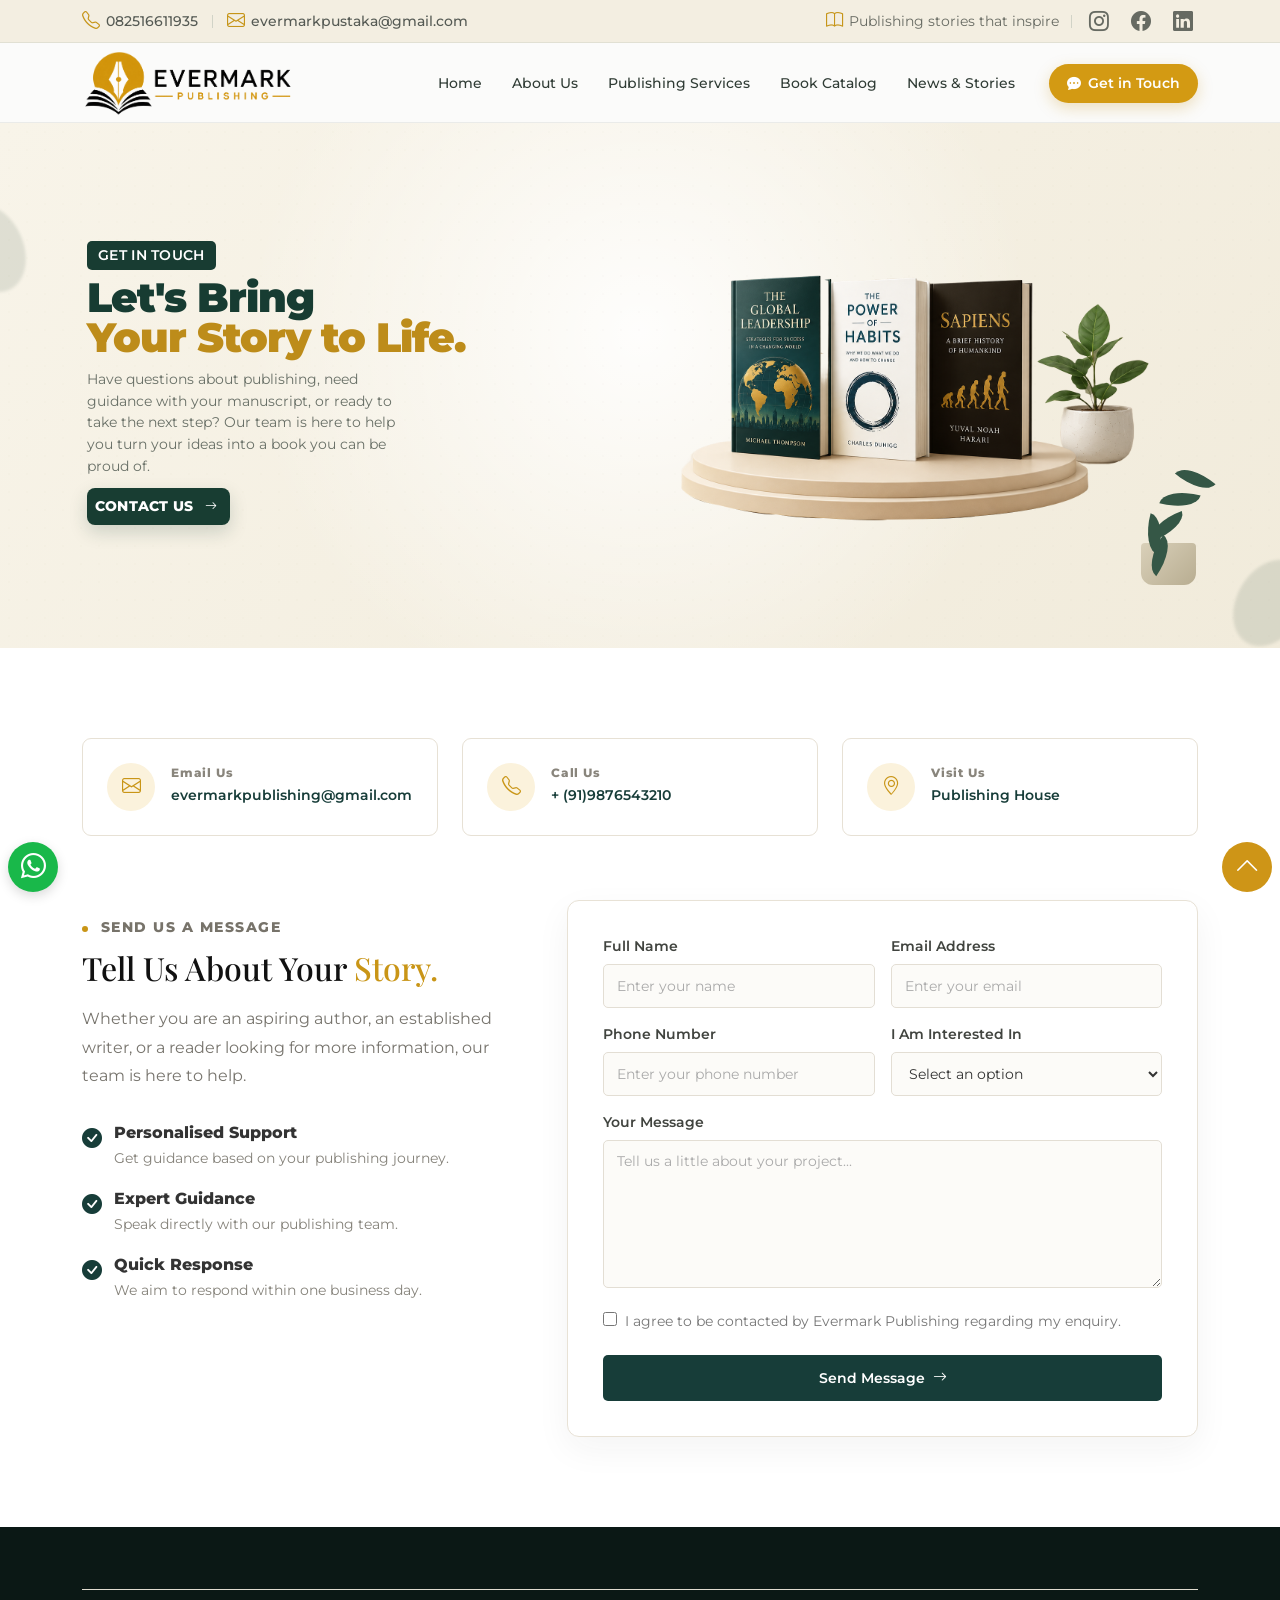
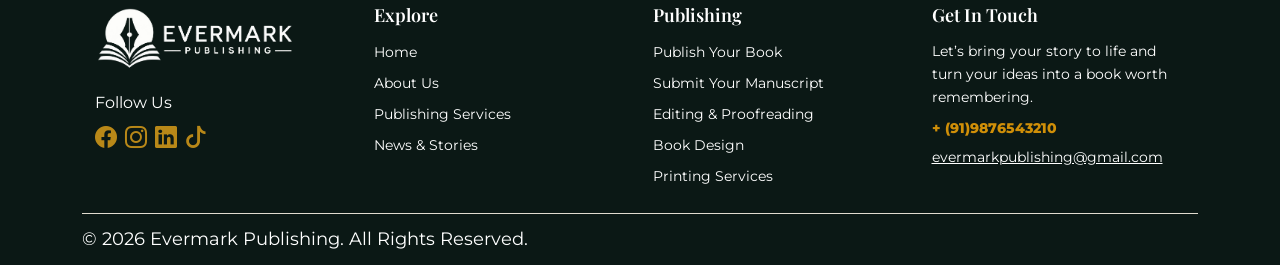
<file: contact-us.html>
<!doctype html>
<html lang="en">
  <head>
    <meta charset="UTF-8" />
    <meta name="viewport" content="width=device-width, initial-scale=1.0" />

    <title>Evermark Publishing - Contact Us page</title>

    <link rel="icon" type="image/png" href="assets/images/favicon.png" />
    <link href="assets/css/bootstrap.min.css" rel="stylesheet" />

    <!-- Bootstrap Icons -->
    <link rel="stylesheet" href="assets/css/bootstrap-icons.min.css" />

    <!-- Google Font -->
    <link rel="preconnect" href="https://fonts.googleapis.com" />
    <link rel="preconnect" href="https://fonts.gstatic.com" crossorigin />

    <link rel="stylesheet" href="assets/css/swiper-bundle.min.css" />
    <link rel="stylesheet" href="assets/css/odometer-theme-default.min.css" />

    <link rel="stylesheet" href="assets/css/style.css" />
  </head>

  <body>
    <!-- =====================================
     TOP BAR
===================================== -->
    <div class="main-top-header">
      <div class="top-bar">
        <div class="container">
          <div class="top-bar-inner">
            <!-- Left -->
            <div class="top-bar-left">
              <a href="tel:082516611935" class="top-item">
                <i class="bi bi-telephone"></i>
                <span>082516611935</span>
              </a>

              <span class="top-divider"></span>

              <a href="mailto:evermarkpustaka@gmail.com" class="top-item">
                <i class="bi bi-envelope"></i>
                <span>evermarkpustaka@gmail.com</span>
              </a>
            </div>

            <!-- Right -->
            <div class="top-bar-right">
              <span class="top-message">
                <i class="bi bi-book"></i>
                Publishing stories that inspire
              </span>

              <span class="top-divider"></span>

              <a href="#" aria-label="Instagram">
                <i class="bi bi-instagram"></i>
              </a>

              <a href="#" aria-label="Facebook">
                <i class="bi bi-facebook"></i>
              </a>

              <a href="#" aria-label="LinkedIn">
                <i class="bi bi-linkedin"></i>
              </a>
            </div>
          </div>
        </div>
      </div>
      <header class="main-header" id="mainHeader">
        <div class="container">
          <nav class="navbar navbar-expand-lg">
            <!-- Logo -->
            <a href="index.html" class="navbar-brand">
              <div class="logo-box">
                <div class="logo-icon">
                  <img
                    src="assets/images/logo-1.png"
                    alt="logo"
                    class="img-fluid"
                  />
                </div>
              </div>
            </a>

            <!-- Mobile Button -->
            <button
              class="navbar-toggler"
              type="button"
              data-bs-toggle="collapse"
              data-bs-target="#mainNavigation"
            >
              <span class="navbar-toggler-icon"></span>
            </button>

            <!-- Navigation -->
            <div class="collapse navbar-collapse" id="mainNavigation">
              <ul class="navbar-nav ms-auto align-items-lg-center">
                <li class="nav-item">
                  <a class="nav-link" href="index.html"> Home </a>
                </li>

                <li class="nav-item">
                  <a class="nav-link" href="about.html"> About Us </a>
                </li>

                <li class="nav-item">
                  <a class="nav-link" href="services.html">
                    Publishing Services
                  </a>
                </li>

                <li class="nav-item">
                  <a class="nav-link" href="book-catalog.html">
                    Book Catalog
                  </a>
                </li>

                <li class="nav-item">
                  <a class="nav-link" href="blog.html"> News & Stories </a>
                </li>

                <li class="nav-item ms-lg-3">
                  <a href="contact-us.html" class="talk-btn">
                    <i class="bi bi-chat-dots-fill"></i>
                    Get in Touch
                  </a>
                </li>
              </ul>
            </div>
          </nav>
        </div>
      </header>
    </div>
    <section class="hero-section">
      <!-- Background decorative leaves -->
      <div class="hero-leaf hero-leaf-left"></div>
      <div class="hero-leaf hero-leaf-right"></div>

      <div class="container">
        <div class="row align-items-center hero-row">
          <!-- =================================
                 LEFT CONTENT
            ================================== -->
          <div class="col-lg-5 col-md-6">
            <div class="hero-content">
              <div class="small-label">GET IN TOUCH</div>

              <h1>
                Let's Bring
                <span>Your Story to Life.</span>
              </h1>

              <p class="hero-description">
                Have questions about publishing, need guidance with your
                manuscript, or ready to take the next step? Our team is here to
                help you turn your ideas into a book you can be proud of.
              </p>

              <!-- CTA -->
              <a href="#contact-form" class="hero-cta">
                <span>
                  <strong>CONTACT US</strong>
                </span>

                <i class="bi bi-arrow-right"></i>
              </a>
            </div>
          </div>

          <!-- =================================
                 RIGHT BOOK SHOWCASE
            ================================== -->
          <div class="col-lg-7 col-md-6">
            <div class="book-showcase">
              <!-- Dark green background -->
              <div class="book-bgsss">
                <img
                  src="assets/images/banner-img.png"
                  alt="Banner"
                  class="img-fluid"
                />
              </div>

              <!-- TOP BOOKS -->
              <!-- <div class="top-books">
                <div class="book book-top book-1">
                  <img src="images/book-1.jpg" alt="Book" />
                </div>

                <div class="book book-top book-2">
                  <img src="images/book-2.jpg" alt="Book" />
                </div>
              </div> -->

              <!-- BOTTOM BOOKS -->
              <!-- <div class="bottom-books">
                <div class="book book-bottom book-3">
                  <img src="images/book-3.jpg" alt="Book" />
                </div>

                <div class="book book-bottom book-4">
                  <img src="images/book-4.jpg" alt="Book" />
                </div>

                <div class="book book-bottom book-5">
                  <img src="images/book-5.jpg" alt="Book" />
                </div>
              </div> -->

              <!-- Decorative plant -->
              <div class="plant-decoration">
                <div class="plant-pot"></div>

                <span class="leaf leaf1"></span>
                <span class="leaf leaf2"></span>
                <span class="leaf leaf3"></span>
                <span class="leaf leaf4"></span>
                <span class="leaf leaf5"></span>
              </div>
            </div>
          </div>
        </div>
      </div>
    </section>

    <!-- =========================================
     BLOG / NEWS & STORIES PAGE
========================================= -->

    <section class="contact-page">
      <!-- =========================================
         CONTACT HERO
    ========================================== -->

      <!-- =========================================
         CONTACT FORM
    ========================================== -->

      <section class="contact-form-section" id="contact-form">
        <div class="container">
          <div class="row g-4">
            <!-- Email -->
            <div class="col-lg-4 col-md-6">
              <div class="contact-info-card">
                <div class="contact-info-icon">
                  <i class="bi bi-envelope"></i>
                </div>

                <div>
                  <span>Email Us</span>

                  <h3>evermarkpublishing@gmail.com</h3>

                  <p>We usually respond within one business day.</p>
                </div>
              </div>
            </div>

            <!-- Phone -->
            <div class="col-lg-4 col-md-6">
              <div class="contact-info-card">
                <div class="contact-info-icon">
                  <i class="bi bi-telephone"></i>
                </div>

                <div>
                  <span>Call Us</span>

                  <h3>+ (91)9876543210</h3>

                  <p>Monday – Friday, 9:00 AM – 6:00 PM</p>
                </div>
              </div>
            </div>

            <!-- Location -->
            <div class="col-lg-4 col-md-6">
              <div class="contact-info-card">
                <div class="contact-info-icon">
                  <i class="bi bi-geo-alt"></i>
                </div>

                <div>
                  <span>Visit Us</span>

                  <h3>Publishing House</h3>

                  <p>123 Book Street, New York, NY 10001</p>
                </div>
              </div>
            </div>
          </div>
          <div class="row g-5 mt-3 align-items-start">
            <!-- Form Intro -->
            <div class="col-lg-5">
              <div class="contact-form-intro">
                <span class="contact-label"> SEND US A MESSAGE </span>

                <h2>Tell Us About Your <span>Story.</span></h2>

                <p>
                  Whether you are an aspiring author, an established writer, or
                  a reader looking for more information, our team is here to
                  help.
                </p>

                <div class="form-benefits">
                  <div class="form-benefit">
                    <i class="bi bi-check-circle-fill"></i>

                    <div>
                      <strong> Personalised Support </strong>

                      <p>Get guidance based on your publishing journey.</p>
                    </div>
                  </div>

                  <div class="form-benefit">
                    <i class="bi bi-check-circle-fill"></i>

                    <div>
                      <strong> Expert Guidance </strong>

                      <p>Speak directly with our publishing team.</p>
                    </div>
                  </div>

                  <div class="form-benefit">
                    <i class="bi bi-check-circle-fill"></i>

                    <div>
                      <strong> Quick Response </strong>

                      <p>We aim to respond within one business day.</p>
                    </div>
                  </div>
                </div>
              </div>
            </div>

            <!-- Form -->
            <div class="col-lg-7">
              <div class="contact-form-card">
                <form>
                  <div class="row g-3">
                    <!-- Name -->
                    <div class="col-md-6">
                      <label> Full Name </label>

                      <input
                        type="text"
                        class="contact-input"
                        placeholder="Enter your name"
                      />
                    </div>

                    <!-- Email -->
                    <div class="col-md-6">
                      <label> Email Address </label>

                      <input
                        type="email"
                        class="contact-input"
                        placeholder="Enter your email"
                      />
                    </div>

                    <!-- Phone -->
                    <div class="col-md-6">
                      <label> Phone Number </label>

                      <input
                        type="tel"
                        class="contact-input"
                        placeholder="Enter your phone number"
                      />
                    </div>

                    <!-- Subject -->
                    <div class="col-md-6">
                      <label> I Am Interested In </label>

                      <select class="contact-input">
                        <option>Select an option</option>

                        <option>Publishing Services</option>

                        <option>Manuscript Review</option>

                        <option>Editing & Proofreading</option>

                        <option>Book Design</option>

                        <option>Marketing Support</option>

                        <option>Distribution</option>

                        <option>General Enquiry</option>
                      </select>
                    </div>

                    <!-- Message -->
                    <div class="col-12">
                      <label> Your Message </label>

                      <textarea
                        class="contact-input contact-textarea"
                        rows="6"
                        placeholder="Tell us a little about your project..."
                      ></textarea>
                    </div>

                    <!-- Checkbox -->
                    <div class="col-12">
                      <label class="contact-check">
                        <input type="checkbox" />

                        <span>
                          I agree to be contacted by Evermark Publishing
                          regarding my enquiry.
                        </span>
                      </label>
                    </div>

                    <!-- Submit -->
                    <div class="col-12">
                      <button type="submit" class="contact-submit">
                        Send Message

                        <i class="bi bi-arrow-right"></i>
                      </button>
                    </div>
                  </div>
                </form>
              </div>
            </div>
          </div>
        </div>
      </section>
    </section>

    <!-- =========================================
     FOOTER SECTION
========================================= -->

    <footer class="evermark-footer">
      <!-- =====================================
         TOP CTA
    ====================================== -->

      <!-- =====================================
         FOOTER BRAND
    ====================================== -->

      <div class="evermark-footer-main">
        <div class="container">
          <div class="evermark-footer-divider"></div>

          <!-- FOOTER COLUMNS -->

          <div class="row evermark-footer-columns">
            <!-- LOGO -->
            <div class="col-lg-3 col-md-6">
              <div class="evermark-footer-logo">
                <img
                  src="assets/images/footer-logo.png"
                  alt="img"
                  class="img-fluid"
                />

                <!-- <strong> evermark </strong> -->
              </div>

              <div class="evermark-follow">
                <span> Follow Us </span>

                <div class="evermark-socials">
                  <a href="#">
                    <i class="bi bi-facebook"></i>
                  </a>

                  <a href="#">
                    <i class="bi bi-instagram"></i>
                  </a>

                  <a href="#">
                    <i class="bi bi-linkedin"></i>
                  </a>

                  <a href="#">
                    <i class="bi bi-tiktok"></i>
                  </a>
                </div>
              </div>
            </div>

            <!-- MENU -->
            <div class="col-lg-3 col-md-6">
              <div class="evermark-footer-column">
                <h4>Explore</h4>

                <ul>
                  <li>
                    <a href="index.html"> Home </a>
                  </li>

                  <li>
                    <a href="about.html"> About Us </a>
                  </li>

                  <li>
                    <a href="services.html"> Publishing Services </a>
                  </li>

                  <li>
                    <a href="blog.html"> News & Stories </a>
                  </li>
                </ul>
              </div>
            </div>
            <div class="col-lg-3 col-md-6">
              <div class="evermark-footer-column">
                <h4>Publishing</h4>

                <ul>
                  <li>
                    <a href="#"> Publish Your Book </a>
                  </li>

                  <li>
                    <a href="#"> Submit Your Manuscript </a>
                  </li>

                  <li>
                    <a href="#"> Editing & Proofreading </a>
                  </li>

                  <li>
                    <a href="#"> Book Design </a>
                  </li>

                  <li>
                    <a href="#">Printing Services</a>
                  </li>
                </ul>
              </div>
            </div>

            <!-- CONTACT -->
            <div class="col-lg-3 col-md-6">
              <div class="evermark-footer-column">
                <h4>Get In Touch</h4>

                <p>
                  Let’s bring your story to life and turn your ideas into a book
                  worth remembering.
                </p>

                <a href="tel:+6285216611935" class="evermark-phone">
                  + (91)9876543210
                </a>

                <a
                  href="mailto:evermarkpublishing@gmail.com"
                  class="evermark-email"
                >
                  evermarkpublishing@gmail.com
                </a>
              </div>
            </div>
          </div>

          <!-- =================================
                 COPYRIGHT
            ================================== -->

          <div class="evermark-footer-bottom">
            <p>&copy; 2026 Evermark Publishing. All Rights Reserved.</p>
          </div>
        </div>
      </div>

      <!-- WHATSAPP -->
      <a href="#" class="evermark-whatsapp">
        <i class="bi bi-whatsapp"></i>
      </a>

      <!-- BACK TO TOP -->
      <a href="#" class="evermark-back-top">
        <i class="bi bi-chevron-up"></i>
      </a>
    </footer>

    <!-- Bootstrap JS -->
    <script src="assets/js/bootstrap.bundle.min.js"></script>
    <script src="assets/js/odometer.min.js"></script>
    <script src="assets/js/swiper-bundle.min.js"></script>
    <script src="assets/js/main.js"></script>
  </body>
</html>
</file>
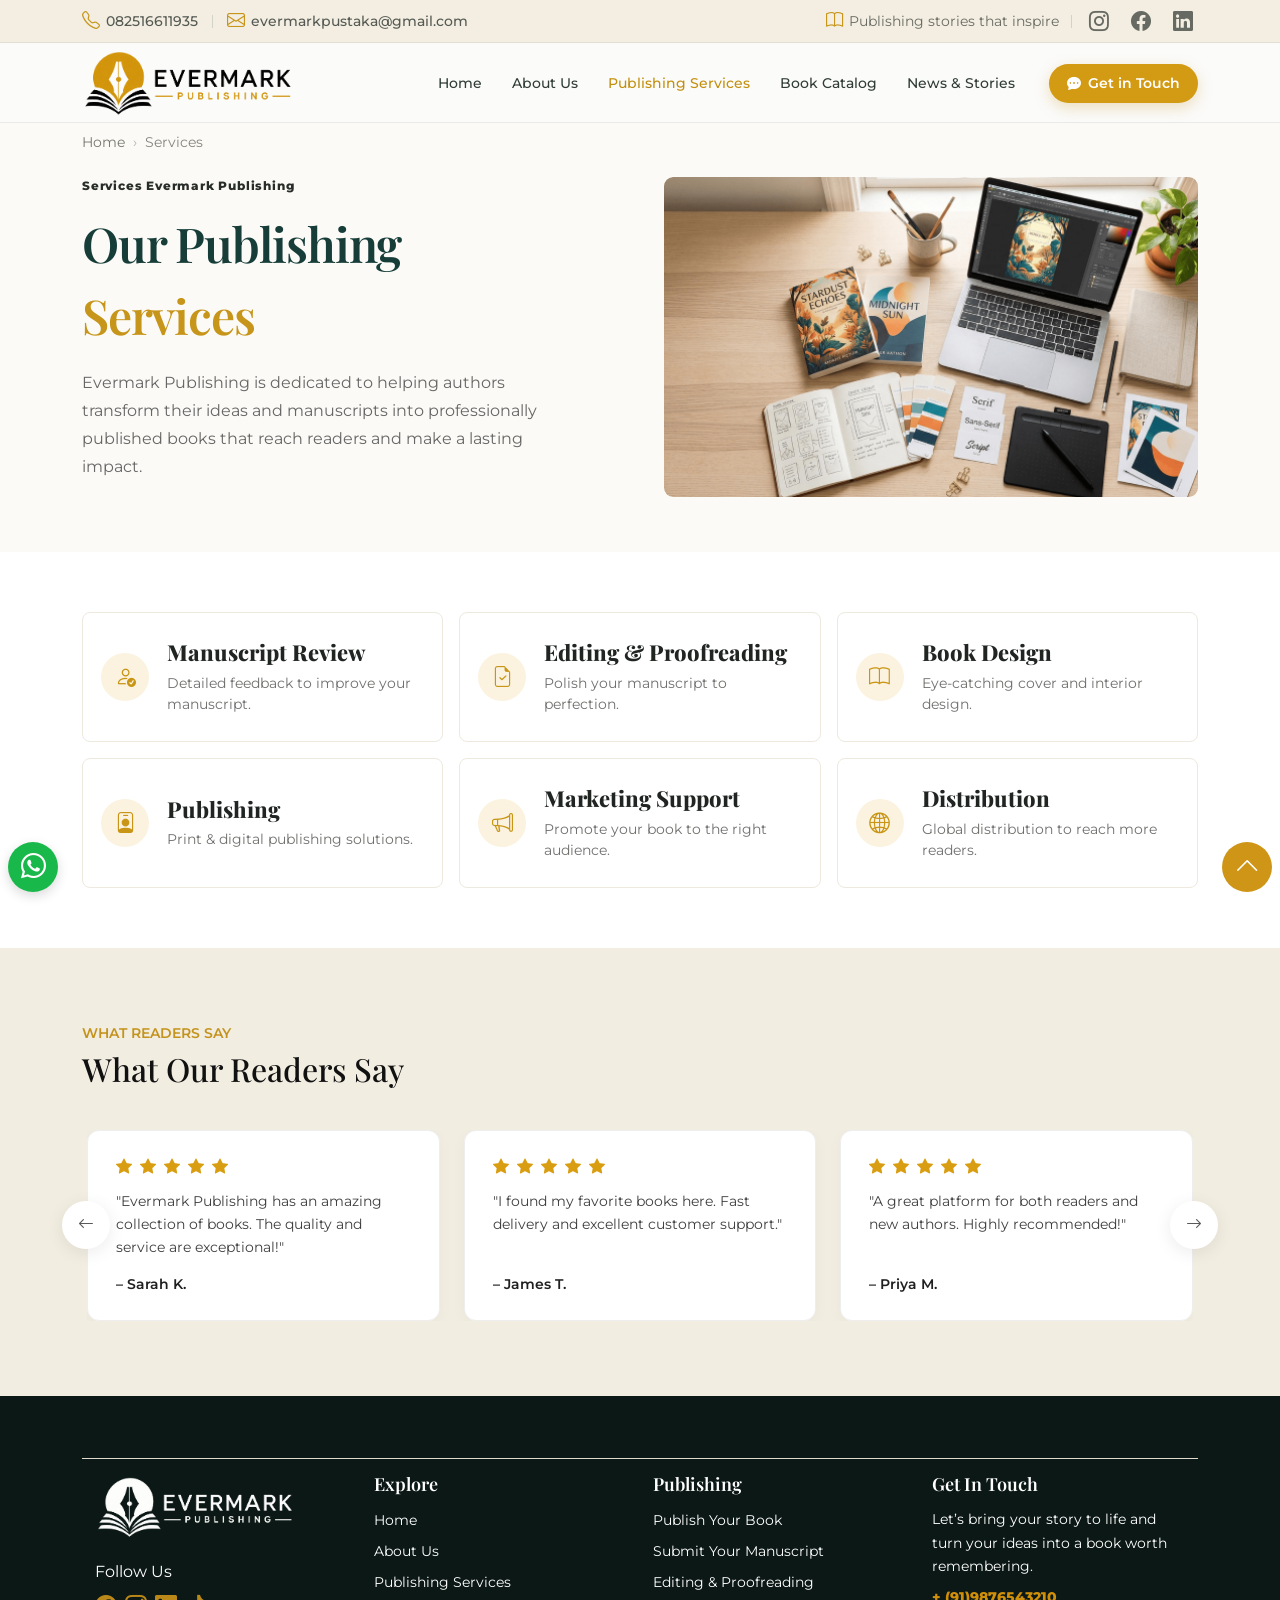
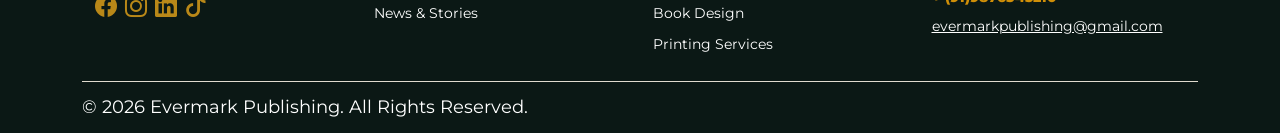
<file: services.html>
<!doctype html>
<html lang="en">
  <head>
    <meta charset="UTF-8" />
    <meta name="viewport" content="width=device-width, initial-scale=1.0" />

    <title>Evermark Publishing - Services page</title>

    <link rel="icon" type="image/png" href="assets/images/favicon.png" />
    <link href="assets/css/bootstrap.min.css" rel="stylesheet" />

    <!-- Bootstrap Icons -->
    <link rel="stylesheet" href="assets/css/bootstrap-icons.min.css" />

    <!-- Google Font -->
    <link rel="preconnect" href="https://fonts.googleapis.com" />
    <link rel="preconnect" href="https://fonts.gstatic.com" crossorigin />
    <link rel="stylesheet" href="assets/css/swiper-bundle.min.css" />
    <link rel="stylesheet" href="assets/css/odometer-theme-default.min.css" />

    <link rel="stylesheet" href="assets/css/style.css" />
  </head>

  <body>
    <!-- =====================================
     TOP BAR
===================================== -->
    <div class="main-top-header">
      <div class="top-bar">
        <div class="container">
          <div class="top-bar-inner">
            <!-- Left -->
            <div class="top-bar-left">
              <a href="tel:082516611935" class="top-item">
                <i class="bi bi-telephone"></i>
                <span>082516611935</span>
              </a>

              <span class="top-divider"></span>

              <a href="mailto:evermarkpustaka@gmail.com" class="top-item">
                <i class="bi bi-envelope"></i>
                <span>evermarkpustaka@gmail.com</span>
              </a>
            </div>

            <!-- Right -->
            <div class="top-bar-right">
              <span class="top-message">
                <i class="bi bi-book"></i>
                Publishing stories that inspire
              </span>

              <span class="top-divider"></span>

              <a href="#" aria-label="Instagram">
                <i class="bi bi-instagram"></i>
              </a>

              <a href="#" aria-label="Facebook">
                <i class="bi bi-facebook"></i>
              </a>

              <a href="#" aria-label="LinkedIn">
                <i class="bi bi-linkedin"></i>
              </a>
            </div>
          </div>
        </div>
      </div>
      <header class="main-header" id="mainHeader">
        <div class="container">
          <nav class="navbar navbar-expand-lg">
            <!-- Logo -->
            <a href="index.html" class="navbar-brand">
              <div class="logo-box">
                <div class="logo-icon">
                  <img
                    src="assets/images/logo-1.png"
                    alt="logo"
                    class="img-fluid"
                  />
                </div>
              </div>
            </a>

            <!-- Mobile Button -->
            <button
              class="navbar-toggler"
              type="button"
              data-bs-toggle="collapse"
              data-bs-target="#mainNavigation"
            >
              <span class="navbar-toggler-icon"></span>
            </button>

            <!-- Navigation -->
            <div class="collapse navbar-collapse" id="mainNavigation">
              <ul class="navbar-nav ms-auto align-items-lg-center">
                <li class="nav-item">
                  <a class="nav-link" href="index.html"> Home </a>
                </li>

                <li class="nav-item">
                  <a class="nav-link" href="about.html"> About Us </a>
                </li>

                <li class="nav-item">
                  <a class="nav-link active" href="services.html">
                    Publishing Services
                  </a>
                </li>

                <li class="nav-item">
                  <a class="nav-link" href="book-catalog.html">
                    Book Catalog
                  </a>
                </li>

                <li class="nav-item">
                  <a class="nav-link" href="blog.html"> News & Stories </a>
                </li>

                <li class="nav-item ms-lg-3">
                  <a href="contact-us.html" class="talk-btn">
                    <i class="bi bi-chat-dots-fill"></i>
                    Get in Touch
                  </a>
                </li>
              </ul>
            </div>
          </nav>
        </div>
      </header>
    </div>

    <section class="about-page-hero">
      <div class="container">
        <!-- Breadcrumb -->
        <div class="about-breadcrumb">
          <a href="index.html">Home</a>
          <span>›</span>
          <span>Services</span>
        </div>

        <div class="row align-items-center g-5">
          <!-- LEFT CONTENT -->
          <div class="col-lg-6">
            <div class="about-hero-content">
              <span class="about-eyebrow"> Services Evermark Publishing</span>

              <h1>
                Our Publishing<br />
                <span>Services</span>
              </h1>

              <p>
                Evermark Publishing is dedicated to helping authors transform
                their ideas and manuscripts into professionally published books
                that reach readers and make a lasting impact.
              </p>
            </div>
          </div>

          <!-- RIGHT IMAGE -->
          <div class="col-lg-6">
            <div class="about-hero-image">
              <img
                src="assets/images/services-bg-banner.png"
                alt="Evermark Publishing Books"
              />
            </div>
          </div>
        </div>
      </div>
    </section>

    <section class="publishing-services">
      <div class="container">
        <div class="row g-3">
          <!-- Manuscript Review -->
          <div class="col-lg-4 col-md-6">
            <div class="service-card">
              <div class="service-icon">
                <i class="bi bi-person-check"></i>
              </div>

              <div class="service-content">
                <h3>Manuscript Review</h3>

                <p>Detailed feedback to improve your manuscript.</p>
              </div>
            </div>
          </div>

          <!-- Editing & Proofreading -->
          <div class="col-lg-4 col-md-6">
            <div class="service-card">
              <div class="service-icon">
                <i class="bi bi-file-earmark-check"></i>
              </div>

              <div class="service-content">
                <h3>Editing &amp; Proofreading</h3>

                <p>Polish your manuscript to perfection.</p>
              </div>
            </div>
          </div>

          <!-- Book Design -->
          <div class="col-lg-4 col-md-6">
            <div class="service-card">
              <div class="service-icon">
                <i class="bi bi-book"></i>
              </div>

              <div class="service-content">
                <h3>Book Design</h3>

                <p>Eye-catching cover and interior design.</p>
              </div>
            </div>
          </div>

          <!-- Publishing -->
          <div class="col-lg-4 col-md-6">
            <div class="service-card">
              <div class="service-icon">
                <i class="bi bi-person-badge"></i>
              </div>

              <div class="service-content">
                <h3>Publishing</h3>

                <p>Print &amp; digital publishing solutions.</p>
              </div>
            </div>
          </div>

          <!-- Marketing Support -->
          <div class="col-lg-4 col-md-6">
            <div class="service-card">
              <div class="service-icon">
                <i class="bi bi-megaphone"></i>
              </div>

              <div class="service-content">
                <h3>Marketing Support</h3>

                <p>Promote your book to the right audience.</p>
              </div>
            </div>
          </div>

          <!-- Distribution -->
          <div class="col-lg-4 col-md-6">
            <div class="service-card">
              <div class="service-icon">
                <i class="bi bi-globe2"></i>
              </div>

              <div class="service-content">
                <h3>Distribution</h3>

                <p>Global distribution to reach more readers.</p>
              </div>
            </div>
          </div>
        </div>
      </div>
    </section>
    <section class="testimonial-section">
      <div class="container">
        <!-- Section Heading -->
        <div class="testimonial-heading">
          <div>
            <span class="section-label">WHAT READERS SAY</span>
            <h2>What Our Readers Say</h2>
          </div>

          <!-- <a href="#" class="view-all-reviews">
            View All Reviews <span>→</span>
          </a> -->
        </div>

        <!-- Testimonial Slider -->
        <div class="testimonial-slider-wrapper">
          <!-- Left Arrow -->
          <div class="testimonial-prev">
            <i class="bi bi-arrow-left"></i>
          </div>

          <div class="swiper testimonialSwiper">
            <div class="swiper-wrapper">
              <!-- Testimonial 1 -->
              <div class="swiper-slide">
                <div class="testimonial-card">
                  <div class="testimonial-stars">
                    <i class="bi bi-star-fill"></i>
                    <i class="bi bi-star-fill"></i>
                    <i class="bi bi-star-fill"></i>
                    <i class="bi bi-star-fill"></i>
                    <i class="bi bi-star-fill"></i>
                  </div>

                  <p class="testimonial-text">
                    "Evermark Publishing has an amazing collection of books. The
                    quality and service are exceptional!"
                  </p>

                  <h4>– Sarah K.</h4>
                </div>
              </div>

              <!-- Testimonial 2 -->
              <div class="swiper-slide">
                <div class="testimonial-card">
                  <div class="testimonial-stars">
                    <i class="bi bi-star-fill"></i>
                    <i class="bi bi-star-fill"></i>
                    <i class="bi bi-star-fill"></i>
                    <i class="bi bi-star-fill"></i>
                    <i class="bi bi-star-fill"></i>
                  </div>

                  <p class="testimonial-text">
                    "I found my favorite books here. Fast delivery and excellent
                    customer support."
                  </p>

                  <h4>– James T.</h4>
                </div>
              </div>

              <!-- Testimonial 3 -->
              <div class="swiper-slide">
                <div class="testimonial-card">
                  <div class="testimonial-stars">
                    <i class="bi bi-star-fill"></i>
                    <i class="bi bi-star-fill"></i>
                    <i class="bi bi-star-fill"></i>
                    <i class="bi bi-star-fill"></i>
                    <i class="bi bi-star-fill"></i>
                  </div>

                  <p class="testimonial-text">
                    "A great platform for both readers and new authors. Highly
                    recommended!"
                  </p>

                  <h4>– Priya M.</h4>
                </div>
              </div>

              <!-- Testimonial 4 -->
              <div class="swiper-slide">
                <div class="testimonial-card">
                  <div class="testimonial-stars">
                    <i class="bi bi-star-fill"></i>
                    <i class="bi bi-star-fill"></i>
                    <i class="bi bi-star-fill"></i>
                    <i class="bi bi-star-fill"></i>
                    <i class="bi bi-star-fill"></i>
                  </div>

                  <p class="testimonial-text">
                    "The publishing experience was smooth and professional from
                    beginning to end."
                  </p>

                  <h4>– Michael R.</h4>
                </div>
              </div>

              <!-- Testimonial 5 -->
              <div class="swiper-slide">
                <div class="testimonial-card">
                  <div class="testimonial-stars">
                    <i class="bi bi-star-fill"></i>
                    <i class="bi bi-star-fill"></i>
                    <i class="bi bi-star-fill"></i>
                    <i class="bi bi-star-fill"></i>
                    <i class="bi bi-star-fill"></i>
                  </div>

                  <p class="testimonial-text">
                    "Beautiful books, great support and a wonderful experience.
                    I will definitely recommend Evermark."
                  </p>

                  <h4>– Emma W.</h4>
                </div>
              </div>
            </div>
          </div>

          <!-- Right Arrow -->
          <div class="testimonial-next">
            <i class="bi bi-arrow-right"></i>
          </div>
        </div>
      </div>
    </section>

    <!-- =========================================
     FOOTER SECTION
========================================= -->

    <footer class="evermark-footer">
      <!-- =====================================
         TOP CTA
    ====================================== -->

      <!-- =====================================
         FOOTER BRAND
    ====================================== -->

      <div class="evermark-footer-main">
        <div class="container">
          <div class="evermark-footer-divider"></div>

          <!-- FOOTER COLUMNS -->

          <div class="row evermark-footer-columns">
            <!-- LOGO -->
            <div class="col-lg-3 col-md-6">
              <div class="evermark-footer-logo">
                <img
                  src="assets/images/footer-logo.png"
                  alt="img"
                  class="img-fluid"
                />

                <!-- <strong> evermark </strong> -->
              </div>

              <div class="evermark-follow">
                <span> Follow Us </span>

                <div class="evermark-socials">
                  <a href="#">
                    <i class="bi bi-facebook"></i>
                  </a>

                  <a href="#">
                    <i class="bi bi-instagram"></i>
                  </a>

                  <a href="#">
                    <i class="bi bi-linkedin"></i>
                  </a>

                  <a href="#">
                    <i class="bi bi-tiktok"></i>
                  </a>
                </div>
              </div>
            </div>

            <!-- MENU -->
            <div class="col-lg-3 col-md-6">
              <div class="evermark-footer-column">
                <h4>Explore</h4>

                <ul>
                  <li>
                    <a href="index.html"> Home </a>
                  </li>

                  <li>
                    <a href="about.html"> About Us </a>
                  </li>

                  <li>
                    <a href="services.html"> Publishing Services </a>
                  </li>

                  <li>
                    <a href="blog.html"> News & Stories </a>
                  </li>
                </ul>
              </div>
            </div>
            <div class="col-lg-3 col-md-6">
              <div class="evermark-footer-column">
                <h4>Publishing</h4>

                <ul>
                  <li>
                    <a href="#"> Publish Your Book </a>
                  </li>

                  <li>
                    <a href="#"> Submit Your Manuscript </a>
                  </li>

                  <li>
                    <a href="#"> Editing & Proofreading </a>
                  </li>

                  <li>
                    <a href="#"> Book Design </a>
                  </li>

                  <li>
                    <a href="#">Printing Services</a>
                  </li>
                </ul>
              </div>
            </div>

            <!-- CONTACT -->
            <div class="col-lg-3 col-md-6">
              <div class="evermark-footer-column">
                <h4>Get In Touch</h4>

                <p>
                  Let’s bring your story to life and turn your ideas into a book
                  worth remembering.
                </p>

                <a href="tel:+6285216611935" class="evermark-phone">
                  + (91)9876543210
                </a>

                <a
                  href="mailto:evermarkpublishing@gmail.com"
                  class="evermark-email"
                >
                  evermarkpublishing@gmail.com
                </a>
              </div>
            </div>
          </div>

          <!-- =================================
                 COPYRIGHT
            ================================== -->

          <div class="evermark-footer-bottom">
            <p>&copy; 2026 Evermark Publishing. All Rights Reserved.</p>
          </div>
        </div>
      </div>

      <!-- WHATSAPP -->
      <a href="#" class="evermark-whatsapp">
        <i class="bi bi-whatsapp"></i>
      </a>

      <!-- BACK TO TOP -->
      <a href="#" class="evermark-back-top">
        <i class="bi bi-chevron-up"></i>
      </a>
    </footer>

    <!-- Bootstrap JS -->
    <script src="assets/js/bootstrap.bundle.min.js"></script>
    <script src="assets/js/odometer.min.js"></script>
    <script src="assets/js/swiper-bundle.min.js"></script>
    <script src="assets/js/main.js"></script>
  </body>
</html>
</file>
<file: assets/css/style.css>
@import url(../fonts/playfair.css);
@import url(../fonts/montserrat-.css);
@font-face {
  font-family: "bootstrap-icons";
  src:
    url("../fonts/bootstrap-icons.woff2") format("woff2"),
    url("./fonts/bootstrap-icons.woff") format("woff");
} /* =====================================   GLOBAL===================================== */
* {
  margin: 0;
  padding: 0;
  box-sizing: border-box;
}
body {
  font-family: "Montserrat", sans-serif;
  color: #173b31;
  background: #f7f3e7;
}
a {
  text-decoration: none;
} /* =====================================   TOP BAR===================================== */
.top-bar {
  height: 30px;
  background: #f1ecdc;
  border-bottom: 1px solid rgba(50, 60, 40, 0.08);
  font-size: 14px;
  color: #555b51;
}
.main-header {
  position: relative;
  width: 100%;
  z-index: 999;
  background: #fff;
  transition: all 0.3s ease;
} /* Header becomes fixed after scrolling */
.main-header.sticky {
  position: fixed;
  top: 0;
  left: 0;
  right: 0;
  box-shadow: 0 4px 20px rgba(0, 0, 0, 0.08);
  animation: slideDown 0.3s ease;
} /* Small animation when header becomes sticky */
@keyframes slideDown {
  from {
    transform: translateY(-100%);
  }
  to {
    transform: translateY(0);
  }
}
.seconday-bg {
  background: #f2ede1 !important;
} /* =========================================   MODERN TOP BAR========================================= */
.top-bar {
  height: auto;
  background: #f3eee1;
  border-bottom: 1px solid rgba(23, 61, 57, 0.08);
  color: #62655e;
  font-size: 10px;
}
.top-bar-inner {
  /* height: 32px; */
  display: flex;
  align-items: center;
  justify-content: space-between;
  padding: 6px 0;
} /* =========================================   LEFT SIDE========================================= */
.top-bar-left {
  display: flex;
  align-items: center;
  gap: 14px;
}
.top-item {
  display: inline-flex;
  align-items: center;
  gap: 6px;
  color: #555a54;
  text-decoration: none;
  font-size: 14px;
  font-weight: 500;
  transition: color 0.25s ease;
}
.top-item i {
  color: #c69519;
  font-size: 18px;
}
.top-item:hover {
  color: #173d39;
} /* =========================================   DIVIDER========================================= */
.top-divider {
  width: 1px;
  height: 13px;
  background: rgba(23, 61, 57, 0.15);
} /* =========================================   RIGHT SIDE========================================= */
.top-bar-right {
  display: flex;
  align-items: center;
  gap: 12px;
}
.top-message {
  display: inline-flex;
  align-items: center;
  gap: 5px;
  color: #686b63;
  font-size: 14px;
}
.top-message i {
  color: #c69519;
  font-size: 18px;
}
.top-bar-right > a {
  width: 30px;
  height: 30px;
  display: flex;
  align-items: center;
  justify-content: center;
  border-radius: 50%;
  color: #666a62;
  text-decoration: none;
  font-size: 20px;
  transition: all 0.25s ease;
}
.top-bar-right > a:hover {
  background: #173d39;
  color: #fff;
} /* =========================================   TABLET========================================= */
@media (max-width: 767px) {
  .top-bar {
    height: 30px;
  }
  .top-bar-inner {
    height: 30px;
  }
  .top-message,
  .top-bar-right .top-divider,
  .top-bar-right > a {
    display: none;
  }
  .top-bar-left {
    width: 100%;
    justify-content: space-between;
    gap: 8px;
  }
  .top-bar-left .top-divider {
    display: block;
  }
} /* =========================================   MOBILE========================================= */
@media (max-width: 480px) {
  .top-item {
    font-size: 8px;
    gap: 4px;
  }
  .top-item i {
    font-size: 9px;
  }
  .top-bar-left {
    gap: 7px;
  }
}
.profile-btn {
  background: #d19a16;
  color: #fff;
  padding: 4px 13px;
  border-radius: 20px;
  font-size: 12px;
  font-weight: 600;
}
.user-name {
  display: flex;
  align-items: center;
  gap: 5px;
} /* =====================================   HEADER===================================== */
.main-header {
  height: 80px;
  background: #fbfbfbf7;
  border-bottom: 1px solid rgba(40, 50, 40, 0.08);
  position: relative;
  z-index: 20;
}
.navbar {
  min-height: 62px;
  padding: 0;
} /* LOGO */
.navbar-brand {
  margin: 0;
}
.logo-box {
  width: 215px;
  display: flex;
  flex-direction: column;
  align-items: center;
  gap: 1px; /* height: 54px; */
}
.logo-icon {
  /* width: 38px;  height: 36px;  display: flex;  justify-content: center;  align-items: center;  color: #c49620;  font-size: 29px; */
}
.logo-box span {
  color: #2c4136;
  font-size: 14px;
  letter-spacing: 1px;
  font-weight: 700;
} /* NAVIGATION */
.navbar-nav {
  gap: 6px;
}
.nav-link {
  color: #303c35 !important;
  font-size: 14px;
  font-weight: 500;
  padding: 10px 12px !important;
  transition: 0.3s;
}
.nav-link:hover,
.nav-link.active {
  color: #c38f0e !important;
} /* SUBMIT BUTTON */
.talk-btn {
  display: inline-flex;
  align-items: center;
  gap: 7px;
  background: #d39a13;
  color: #fff;
  padding: 9px 18px;
  border-radius: 22px;
  font-size: 14px;
  font-weight: 600;
  box-shadow: 0 5px 15px rgba(194, 139, 15, 0.25);
  transition: 0.3s;
}
.talk-btn:hover {
  background: #b98209;
  color: #fff;
  transform: translateY(-2px);
} /* =====================================   HERO===================================== */
.hero-section {
  position: relative;
  min-height: 410px;
  overflow: hidden;
  background:
    radial-gradient(
      circle at 50% 40%,
      rgba(255, 255, 255, 0.9),
      transparent 55%
    ),
    linear-gradient(135deg, #f8f4e9 0%, #f1ebdb 100%);
  display: flex;
  align-items: center;
} /* subtle background texture */
.hero-section::before {
  content: "";
  position: absolute;
  inset: 0;
  background-image: radial-gradient(
    rgba(100, 90, 65, 0.08) 1px,
    transparent 1px
  );
  background-size: 18px 18px;
  opacity: 0.2;
} /* =====================================   HERO ROW===================================== */
.hero-row {
  /* min-height: 410px; */
  position: relative;
  z-index: 3;
  padding: 60px 0;
} /* =====================================   HERO CONTENT===================================== */
.hero-content {
  padding: 20px 0 25px 5px;
} /* LABEL */
.small-label {
  display: inline-block;
  background: #183c32;
  color: #fff;
  padding: 4px 11px;
  border-radius: 5px;
  font-size: 14px;
  font-weight: 600;
  letter-spacing: 0.3px;
  margin-bottom: 7px;
} /* HEADING */
.hero-content h1 {
  margin: 0;
  font-size: clamp(28px, 3.2vw, 43px);
  line-height: 0.98;
  font-weight: 800;
  letter-spacing: -1px;
  color: #173c32;
}
.hero-content h1 span {
  display: block;
  color: #bd8c1a;
} /* SCRIPT FONT */
.hero-script {
  font-family: "Playfair Display", serif;
  font-style: italic;
  font-size: clamp(42px, 4vw, 60px);
  line-height: 0.85;
  color: #153a30;
  margin-top: 2px; /* margin-left: 45px; */
} /* DESCRIPTION */
.hero-description {
  max-width: 330px;
  color: #697067;
  font-size: 14px;
  line-height: 1.55;
  margin: 12px 0 11px;
} /* =====================================   FEATURES===================================== */
.hero-features {
  display: flex;
  align-items: flex-start;
  gap: 14px;
  margin-bottom: 14px;
}
.feature-item {
  width: 100%;
  text-align: center;
  color: #687067;
  font-size: 12px;
  line-height: 1.35;
}
.feature-icon {
  width: 40px;
  height: 40px;
  margin: 0 auto 4px;
  border: 1.5px solid #bd8f20;
  border-radius: 50%;
  display: flex;
  align-items: center;
  justify-content: center;
  color: #b98b1c;
  font-size: 14px;
  background: rgba(255, 255, 255, 0.5);
}
.feature-item span {
  display: block;
}
.feature-item i {
  font-size: 20px;
}
.hero-cta {
  display: inline-flex;
  align-items: center;
  gap: 9px;
  padding: 8px 13px 8px 8px;
  background: #183d32;
  color: white;
  border-radius: 8px;
  box-shadow: 0 7px 18px rgba(24, 61, 50, 0.18);
  transition: 0.3s;
}
.hero-cta:hover {
  color: white;
  transform: translateY(-2px);
}
.cta-icon {
  width: 35px;
  height: 35px;
  border-radius: 6px;
  background: #d09b1c;
  display: flex;
  align-items: center;
  justify-content: center;
  font-size: 14px;
}
.cta-icon i {
  font-size: 20px;
}
.hero-cta small,
.hero-cta strong {
  display: block;
}
.hero-cta small {
  font-size: 10px;
  margin-bottom: 5px;
}
.hero-cta strong {
  font-size: 14px;
  letter-spacing: 0.2px;
}
.hero-cta > i {
  font-size: 12px;
  margin-left: 3px;
} /* =====================================   BOOK SHOWCASE===================================== */
.book-showcase {
  height: 400px;
  position: relative;
  margin-top: 5px;
} /* DARK GREEN SHAPE */
.book-bg {
  position: absolute;
  width: 74%;
  height: 76%;
  top: 3%;
  left: 13%;
  background: #0e3028;
  border: 2px solid #bc8c1d;
  border-radius: 40px 40px 0 0;
  box-shadow: 0 15px 30px rgba(0, 0, 0, 0.08);
  clip-path: polygon(13% 0, 80% 0, 100% 13%, 100% 100%, 0 100%, 0 13%);
} /* =====================================   BOOKS===================================== */
.book {
  position: absolute;
  overflow: hidden;
  background: #fff;
  box-shadow: 0 10px 20px rgba(0, 0, 0, 0.22);
  transition: 0.3s;
}
.book:hover {
  transform: translateY(-7px);
  z-index: 10;
}
.book img {
  width: 100%;
  height: 100%;
  display: block;
  object-fit: cover;
} /* TOP BOOKS */
.top-books {
  position: absolute;
  top: 47px;
  left: 0;
  right: 0;
  height: 165px;
  z-index: 3;
}
.book-top {
  width: 125px;
  height: 164px;
}
.book-1 {
  left: 32%;
  transform: rotate(0deg);
}
.book-2 {
  left: 51%;
  top: 2px;
  transform: rotate(1deg);
} /* BOTTOM BOOKS */
.bottom-books {
  position: absolute;
  top: 202px;
  left: 5%;
  right: 4%;
  height: 185px;
  z-index: 5;
}
.book-bottom {
  width: 120px;
  height: 174px;
}
.book-3 {
  left: 12%;
  top: 0;
  transform: rotate(-1deg);
}
.book-4 {
  left: 39%;
  top: 3px;
  transform: rotate(0deg);
}
.book-5 {
  left: 66%;
  top: 5px;
  transform: rotate(1deg);
} /* =====================================   PLANT===================================== */
.plant-decoration {
  position: absolute;
  right: -10px;
  bottom: 3px;
  width: 100px;
  height: 130px;
  z-index: 8;
}
.plant-pot {
  position: absolute;
  bottom: 0;
  right: 12px;
  width: 55px;
  height: 42px;
  background: linear-gradient(135deg, #d9d0b9, #b8ad91);
  border-radius: 4px 4px 12px 12px;
}
.leaf {
  position: absolute;
  width: 38px;
  height: 18px;
  background: #355746;
  border-radius: 100% 0 100% 0;
  transform-origin: bottom right;
}
.leaf1 {
  right: 30px;
  bottom: 40px;
  transform: rotate(-55deg);
}
.leaf2 {
  right: 20px;
  bottom: 57px;
  transform: rotate(-20deg);
}
.leaf3 {
  right: 12px;
  bottom: 72px;
  transform: rotate(15deg);
}
.leaf4 {
  right: 40px;
  bottom: 67px;
  transform: rotate(-75deg);
}
.leaf5 {
  right: 4px;
  bottom: 87px;
  transform: rotate(40deg);
} /* =====================================   DECORATIVE LEAVES===================================== */
.hero-leaf {
  position: absolute;
  width: 180px;
  height: 250px;
  opacity: 0.12;
  filter: blur(1px);
}
.hero-leaf-left {
  left: -100px;
  top: 0;
  background: radial-gradient(ellipse, #304b3b 0 25%, transparent 27%);
  transform: rotate(-25deg);
}
.hero-leaf-right {
  right: -80px;
  bottom: -80px;
  background: radial-gradient(ellipse, #304b3b 0 25%, transparent 27%);
  transform: rotate(30deg);
} /* ==========================================   evermark INTRO SECTION========================================== */
.evermark-intro {
  padding: 72px 0 55px;
  background: #fafaf6;
} /* ==========================================   HEADING========================================== */
.evermark-intro-heading {
  margin-bottom: 45px;
}
.evermark-welcome {
  display: block;
  margin-bottom: 8px;
  color: #333;
  font-size: 14px;
  font-weight: 500;
  letter-spacing: 0.2px;
}
.evermark-intro-heading h2 {
  margin: 0;
  color: #111;
  font-family: "Playfair Display", Georgia, serif;
  font-size: 32px;
  font-weight: 500;
  line-height: 1.2;
}
.evermark-heading-line {
  width: 75px;
  height: 3px;
  margin: 13px auto 13px;
  background: #d19b18;
  border-radius: 20px;
}
.evermark-intro-heading p {
  margin: 0;
  color: #555;
  font-size: 18px;
  font-weight: 400;
} /* ==========================================   FEATURE ROW========================================== */
.evermark-feature-row {
  --bs-gutter-x: 12px;
  --bs-gutter-y: 12px; /* max-width: 1000px; */
  margin-left: auto;
  margin-right: auto;
} /* ==========================================   FEATURE CARD========================================== */
.evermark-feature-card {
  min-height: 160px;
  padding: 14px 15px;
  background: rgba(255, 255, 255, 0.65);
  border: 1px solid #e8e6df;
  border-radius: 12px;
  box-shadow: 0 5px 18px rgba(40, 40, 30, 0.025);
  transition:
    transform 0.3s ease,
    box-shadow 0.3s ease,
    border-color 0.3s ease;
}
.evermark-feature-card:hover {
  transform: translateY(-4px);
  border-color: #ded3ae;
  box-shadow: 0 12px 30px rgba(40, 40, 30, 0.07);
} /* ==========================================   ICON BOX========================================== */
.evermark-feature-icon {
  width: 50px;
  height: 50px;
  display: flex;
  align-items: center;
  justify-content: center;
  margin-bottom: 17px;
  background: #fffdf7;
  border: 1px solid #ebe8df;
  border-radius: 9px;
  color: #d09b1c;
  font-size: 26px;
} /* ==========================================   CARD TITLE========================================== */
.evermark-feature-card h3 {
  margin: 0 0 12px;
  color: #222;
  font-family: "Playfair Display", Georgia, serif;
  font-size: 18px;
  font-weight: 800;
  line-height: 1.25;
} /* ==========================================   CARD DESCRIPTION========================================== */
.evermark-feature-card p {
  /* max-width: 200px; */
  margin: 0;
  color: #6c6c6c;
  font-size: 16px;
  font-weight: 400;
  line-height: 1.4;
} /* ==========================================   TABLET========================================== */
@media (max-width: 991px) {
  .evermark-intro {
    padding: 60px 0 45px;
  }
  .evermark-intro-heading {
    margin-bottom: 35px;
  }
  .evermark-intro-heading h2 {
    font-size: 29px;
  }
  .evermark-feature-card {
    min-height: 150px;
  }
} /* ==========================================   MOBILE========================================== */
@media (max-width: 767px) {
  .evermark-intro {
    padding: 50px 15px 40px;
  }
  .evermark-intro-heading {
    margin-bottom: 30px;
  }
  .evermark-intro-heading h2 {
    font-size: 27px;
  }
  .evermark-feature-row {
    --bs-gutter-x: 10px;
    --bs-gutter-y: 10px;
  }
  .evermark-feature-card {
    min-height: 145px;
    padding: 15px;
  }
  .evermark-feature-icon {
    width: 35px;
    height: 35px;
    margin-bottom: 14px;
  }
  .evermark-feature-card h3 {
    font-size: 14px;
  }
  .evermark-feature-card p {
    font-size: 18px;
  }
} /* ==========================================   SMALL MOBILE========================================== */
@media (max-width: 480px) {
  .main-top-header {
    /* width: 90%; */
  }
  .evermark-intro-heading h2 {
    font-size: 24px;
  }
  .evermark-feature-card {
    min-height: 140px;
  }
} /* ========================================   FEATURED BOOKS======================================== */
.featured-books-section {
  padding: 70px 0;
  background: #ffffff;
} /* Header */
.featured-header {
  display: flex;
  align-items: flex-end;
  justify-content: space-between;
  margin-bottom: 30px;
}
.section-label {
  display: block;
  margin-bottom: 7px;
  color: #c4931d;
  font-size: 14px;
  font-weight: 600;
}
.featured-header h2 {
  margin: 0 0 12px;
  color: #111;
  font-family: "Playfair Display", Georgia, serif;
  font-size: 32px;
  font-weight: 500;
  line-height: 1.15;
} /* View All */
.view-all-books {
  display: inline-flex;
  align-items: center;
  gap: 8px;
  color: #c99516;
  text-decoration: none; /* font-family: Arial, sans-serif; */
  font-size: 14px;
  font-weight: 600;
  transition: all 0.3s ease;
}
.view-all-books span {
  font-size: 20px;
  line-height: 1;
  transition: transform 0.3s ease;
}
.view-all-books:hover {
  color: #173d39;
}
.view-all-books:hover span {
  transform: translateX(5px);
} /* ========================================   BOOK CARD======================================== */
.book-card {
  width: 100%;
}
.book-image {
  position: relative;
  width: 100%;
  height: 290px;
  overflow: hidden;
  border-radius: 7px;
  background: #f5f1e8;
}
.book-image img {
  width: 100%;
  height: 100%;
  display: block;
  object-fit: cover;
  transition: transform 0.45s ease;
} /* Hover */
.book-card:hover .book-image img {
  transform: scale(1.04);
} /* ========================================   BOOK INFORMATION======================================== */
.book-info {
  padding: 14px 4px 0;
}
.book-info h3 {
  margin: 0 0 5px; /* font-family: Arial, sans-serif; */
  font-size: 15px;
  line-height: 1.4;
  font-weight: 600;
  color: #202020;
}
.book-info p {
  margin: 0; /* font-family: Arial, sans-serif; */
  font-size: 13px;
  line-height: 1.4;
  color: #777777;
}
.bookSwiper {
  width: 100%;
  padding: 10px 5px 50px;
}
.bookSwiper .swiper-slide {
  height: auto;
}
.book-card {
  height: 100%;
}
.book-image {
  overflow: hidden;
}
.book-image img {
  width: 100%;
  display: block;
} /* Navigation buttons */
.bookSwiper .swiper-button-prev,
.bookSwiper .swiper-button-next {
  width: 42px;
  height: 42px;
  border-radius: 50%;
  background: #222;
  color: #fff;
}
.bookSwiper .swiper-button-prev::after,
.bookSwiper .swiper-button-next::after {
  font-size: 16px;
  font-weight: 700;
} /* Pagination */
.bookSwiper .swiper-pagination-bullet {
  width: 8px;
  height: 8px;
  background: #999;
  opacity: 1;
}
.bookSwiper .swiper-pagination-bullet-active {
  background: #222;
} /* ========================================   TESTIMONIAL SECTION======================================== */
.testimonial-section {
  padding: 75px 0;
  background: #f2ede1;
  overflow: hidden;
} /* ========================================   HEADING======================================== */
.testimonial-heading {
  display: flex;
  align-items: flex-end;
  justify-content: space-between;
  margin-bottom: 30px;
} /* .section-label {  display: block;  margin-bottom: 7px;  font-size: 11px;  font-weight: 600;  letter-spacing: 1.5px;  color: #777;} */
.testimonial-heading h2 {
  margin: 0 0 12px;
  color: #111;
  font-family: "Playfair Display", Georgia, serif;
  font-size: 32px;
  font-weight: 500;
  line-height: 1.15;
}
.view-all-reviews {
  display: inline-flex;
  align-items: center;
  gap: 7px;
  color: #c99516;
  text-decoration: none;
  font-size: 14px;
  font-weight: 600;
}
.view-all-reviews span {
  font-size: 19px;
  transition: transform 0.3s ease;
}
.view-all-reviews:hover span {
  transform: translateX(5px);
} /* ========================================   SLIDER WRAPPER======================================== */
.testimonial-slider-wrapper {
  position: relative;
  padding: 0 5px;
}
.testimonialSwiper {
  width: 100%;
  overflow: hidden;
}
.testimonialSwiper .swiper-slide {
  height: auto;
  display: flex;
} /* ========================================   TESTIMONIAL CARD======================================== */
.testimonial-card {
  width: 100%;
  min-height: 170px;
  padding: 27px 28px;
  background: #ffffff;
  border: 1px solid #eeeeee;
  border-radius: 12px;
  box-shadow: 0 3px 15px rgba(0, 0, 0, 0.035);
  display: flex;
  flex-direction: column;
  justify-content: flex-start;
} /* Stars */
.testimonial-stars {
  margin-bottom: 15px;
  color: #d99d12;
  font-size: 16px;
  letter-spacing: 2px;
  line-height: 1;
} /* Text */
.testimonial-text {
  margin: 0 0 17px;
  max-width: 330px;
  font-size: 14px;
  line-height: 1.65;
  color: #3f3f3f;
} /* Author */
.testimonial-card h4 {
  margin: auto 0 0;
  font-size: 14px;
  font-weight: 600;
  color: #202020;
} /* ========================================   NAVIGATION ARROWS======================================== */
.testimonial-prev,
.testimonial-next {
  position: absolute;
  top: 50%;
  z-index: 10;
  width: 48px;
  height: 48px;
  display: flex;
  align-items: center;
  justify-content: center;
  border-radius: 50%;
  background: #ffffff;
  box-shadow: 0 4px 18px rgba(0, 0, 0, 0.08);
  color: #555;
  cursor: pointer;
  transform: translateY(-50%);
  transition: all 0.3s ease;
}
.testimonial-prev {
  left: -20px;
}
.testimonial-next {
  right: -20px;
}
.testimonial-prev span,
.testimonial-next span {
  font-size: 21px;
  line-height: 1;
}
.testimonial-prev:hover,
.testimonial-next:hover {
  background: #c99516;
  color: #ffffff;
  transform: translateY(-50%) scale(1.05);
} /* ========================================   DISABLED ARROW======================================== */
.testimonial-prev.swiper-button-disabled,
.testimonial-next.swiper-button-disabled {
  opacity: 0.5;
  cursor: not-allowed;
} /* ========================================   TABLET======================================== */
@media (max-width: 991px) {
  .testimonial-section {
    padding: 60px 0;
  }
  .testimonial-heading h2 {
    font-size: 30px;
  }
  .testimonial-card {
    min-height: 175px;
  }
  .testimonial-prev {
    left: -10px;
  }
  .testimonial-next {
    right: -10px;
  }
} /* ========================================   MOBILE======================================== */
@media (max-width: 767px) {
  .testimonial-heading {
    align-items: flex-start;
  }
  .testimonial-heading h2 {
    font-size: 27px;
  }
  .view-all-reviews {
    font-size: 12px;
    white-space: nowrap;
  }
  .testimonial-slider-wrapper {
    padding: 0 10px;
  }
  .testimonial-prev,
  .testimonial-next {
    width: 40px;
    height: 40px;
  }
  .testimonial-prev {
    left: -5px;
  }
  .testimonial-next {
    right: -5px;
  }
  .testimonial-card {
    padding: 24px;
  }
  .testimonial-text {
    font-size: 13px;
  }
} /* ========================================   SMALL MOBILE======================================== */
@media (max-width: 575px) {
  .testimonial-section {
    padding: 50px 0;
  }
  .testimonial-heading {
    margin-bottom: 24px;
  }
  .testimonial-heading h2 {
    font-size: 24px;
  }
  .testimonial-stars {
    font-size: 18px;
  }
  .testimonial-card {
    min-height: 180px;
  }
} /* ========================================   RESPONSIVE======================================== */
@media (max-width: 991px) {
  .featured-books-section {
    padding: 55px 0;
  }
  .featured-header h2 {
    font-size: 30px;
  }
  .book-image {
    height: 280px;
  }
}
@media (max-width: 767px) {
  .featured-books-section {
    padding: 45px 0;
  }
  .featured-header {
    align-items: flex-start;
    gap: 15px;
  }
  .featured-header h2 {
    font-size: 27px;
  }
  .section-label {
    font-size: 10px;
  }
  .view-all-books {
    font-size: 12px;
    white-space: nowrap;
  }
  .book-image {
    height: 300px;
  }
}
@media (max-width: 575px) {
  .featured-header {
    margin-bottom: 25px;
  }
  .featured-header h2 {
    font-size: 24px;
  }
  .book-image {
    height: 260px;
  }
  .book-info {
    padding-top: 10px;
  }
  .book-info h3 {
    font-size: 14px;
  }
  .book-info p {
    font-size: 12px;
  }
} /* =========================================   evermark ABOUT SECTION========================================= */
.evermark-about-section {
  padding: 55px 0 70px;
  background: #fafaf6;
} /* =========================================   IMAGE========================================= */
.evermark-about-image {
  width: 100%;
  height: 325px;
  overflow: hidden;
  border-radius: 20px;
  background: #e8e4d9;
}
.evermark-about-image img {
  width: 100%;
  height: 100%;
  border-radius: 20px;
  display: block;
  object-fit: cover;
  object-position: center;
  transition: transform 0.4s ease;
}
.evermark-about-image:hover img {
  transform: scale(1.02);
} /* =========================================   CONTENT========================================= */
.evermark-about-content {
  padding-left: 15px;
  max-width: 510px;
} /* =========================================   SMALL LABEL========================================= */
.evermark-about-label {
  display: block;
  margin-bottom: 7px;
  color: #c4931d;
  font-size: 14px;
  font-weight: 600;
} /* =========================================   TITLE========================================= */
.evermark-about-content h2 {
  margin: 0 0 12px;
  color: #111;
  font-family: "Playfair Display", Georgia, serif;
  font-size: 32px;
  font-weight: 500;
  line-height: 1.15;
} /* =========================================   DESCRIPTION========================================= */
.evermark-about-content > p {
  margin: 0 0 16px;
  color: #666;
  font-size: 16px;
  line-height: 1.75;
  max-width: 480px;
} /* =========================================   POINTS========================================= */
.evermark-about-point {
  display: flex;
  align-items: center;
  gap: 9px;
  margin-bottom: 10px;
  color: #626262;
  font-size: 12px;
  line-height: 1.5;
} /* CHECK CIRCLE */
.evermark-check {
  width: 34px;
  height: 34px;
  min-width: 34px;
  display: flex;
  align-items: center;
  justify-content: center;
  border: 1px solid #d8cda9;
  border-radius: 50%;
  color: #bd8d1b;
  font-size: 34px;
  background: #fffdf7;
} /* =========================================   BUTTON========================================= */
.evermark-about-btn {
  display: inline-flex;
  align-items: center;
  gap: 8px;
  margin-top: 12px;
  padding: 9px 16px;
  background: #d19b18;
  color: #fff;
  border-radius: 22px;
  font-size: 14px;
  font-weight: 500;
  text-decoration: none;
  box-shadow: 0 5px 14px rgba(197, 147, 24, 0.22);
  transition: all 0.25s ease;
}
.evermark-about-btn:hover {
  background: #183d32;
  color: #fff;
  transform: translateY(-2px);
}
.evermark-about-btn i {
  font-size: 12px;
} /* =========================================   LAYANAN KAMI SECTION========================================= */
.evermark-service-section {
  padding: 58px 0 55px;
  background: #f2ede1;
  min-height: 420px;
  display: flex;
  align-items: center;
} /* =========================================   HEADING========================================= */
.evermark-service-heading {
  margin-bottom: 18px;
} /* SMALL LABEL */
.evermark-service-label {
  display: block;
  margin-bottom: 8px;
  color: #555;
  font-size: 14px;
  font-weight: 500;
} /* TITLE */
.evermark-service-heading h2 {
  margin: 0;
  color: #111;
  font-family: "Playfair Display", Georgia, serif;
  font-size: 32px;
  font-weight: 500;
  line-height: 1.5;
} /* GOLD LINE */
.evermark-service-line {
  width: 58px;
  height: 3px;
  margin: 12px auto 11px;
  background: #d09b19;
  border-radius: 20px;
} /* DESCRIPTION */
.evermark-service-heading p {
  margin: 0;
  color: #5f5f5b;
  font-size: 18px;
  line-height: 1.5;
} /* =========================================   SERVICE BOX========================================= */
.evermark-service-box {
  width: 100%;
  max-width: 750px;
  margin: 0 auto;
  padding: 25px 32px;
  background: rgba(255, 255, 255, 0.66);
  border: 1px solid #dfdbd1;
  border-radius: 17px;
  box-shadow: 0 5px 20px rgba(60, 55, 40, 0.025);
} /* =========================================   LIST========================================= */
.evermark-service-list {
  margin: 0;
  padding: 0;
  padding-left: 13px;
  list-style: none;
} /* LIST ITEM */
.evermark-service-list li {
  position: relative;
  margin-bottom: 7px;
  padding-left: 9px;
  color: #50504d;
  font-size: 16px;
  line-height: 1.35;
} /* BULLET */
.evermark-service-list li::before {
  content: "";
  position: absolute;
  left: -4px;
  top: 7px;
  width: 6px;
  height: 6px;
  background: #222;
  border-radius: 50%;
}
.evermark-achievement-section {
  padding: 48px 0 55px;
  background: #faf9f4;
} /* =========================================   TOP AREA========================================= */
.evermark-achievement-top {
  /* max-width: 900px; */
  margin: 0 auto 24px;
} /* =========================================   AUTHOR CARD========================================= */
.evermark-author-card {
  min-height: 124px;
  padding: 19px 17px;
  background: rgba(255, 255, 255, 0.58);
  border: 1px solid #e5e1d8;
  border-radius: 12px;
  box-shadow: 0 5px 18px rgba(50, 45, 30, 0.025);
}
.evermark-author-card h2 {
  margin: 0 0 9px;
  color: #171717;
  font-family: "Playfair Display", Georgia, serif;
  font-size: 22px;
  font-weight: 500;
  line-height: 1.4;
}
.evermark-author-card p {
  margin: 0 0 13px;
  color: #77736b;
  font-size: 16px;
  line-height: 1.5;
} /* =========================================   CONTACT BUTTON========================================= */
.evermark-contact-btn {
  display: inline-flex;
  align-items: center;
  justify-content: center;
  padding: 7px 13px;
  background: #d19b18;
  color: #fff;
  border-radius: 18px;
  font-size: 14px;
  font-weight: 600;
  text-decoration: none;
  box-shadow: 0 5px 12px rgba(195, 145, 20, 0.2);
  transition: all 0.25s ease;
}
.evermark-contact-btn:hover {
  background: #183d32;
  color: #fff;
  transform: translateY(-2px);
} /* =========================================   ACHIEVEMENT CONTENT========================================= */
.evermark-achievement-content {
  padding-left: 35px;
}
.evermark-achievement-content h2 {
  margin: 0 0 14px;
  color: #171717;
  font-family: "Playfair Display", Georgia, serif;
  font-size: 24px;
  font-weight: 500;
  line-height: 1.4;
} /* =========================================   STATS========================================= */
.evermark-stats {
  display: flex;
  align-items: flex-start;
  gap: 38px;
}
.evermark-stat {
  display: flex;
  flex-direction: column;
  min-width: 60px;
}
.evermark-stat strong {
  display: block;
  margin-bottom: 5px;
  color: #222;
  font-size: 36px;
  font-weight: 600;
  line-height: 1.6;
}
.evermark-stat .evermark-title {
  color: #222;
  font-size: 14px;
  line-height: 1.4;
  white-space: nowrap;
}
.evermark-stat span {
  color: #222;
  font-size: 26px;
  line-height: 1.4;
  white-space: nowrap;
} /* =========================================   LARGE IMAGE========================================= */
.evermark-achievement-image {
  width: 100%; /* max-width: 900px; */
  height: 320px;
  margin: 0 auto;
  overflow: hidden;
  border-radius: 13px;
  background: #e4dfd4;
}
.evermark-achievement-image img {
  width: 100%;
  height: 100%;
  display: block;
  object-fit: cover;
  object-position: center;
  transition: transform 0.4s ease;
}
.evermark-achievement-image:hover img {
  transform: scale(1.015);
} /* =========================================   KARYA SECTION========================================= */
.evermark-karya-section {
  padding: 65px 0 75px;
  background: #f2ede1;
  overflow: hidden;
} /* =========================================   MAIN ROW========================================= */
.evermark-karya-row {
  /* max-width: 1000px; */
  margin: 0 auto;
} /* =========================================   LEFT SIDE========================================= */
.evermark-karya-left {
  position: relative;
  padding-top: 4px;
} /* SMALL TEXT */
.evermark-karya-small {
  display: block;
  margin-bottom: 48px;
  color: #55534d;
  font-size: 16px;
  line-height: 1.4;
} /* =========================================   MAIN IMAGE========================================= */
.evermark-karya-image-main {
  width: 100%; /* max-width: 390px; */
  height: 300px;
  overflow: hidden;
  border-radius: 6px;
  background: #ddd7ca;
}
.evermark-karya-image-main img {
  width: 100%;
  height: 100%;
  display: block;
  object-fit: cover;
  object-position: center;
  transition: transform 0.4s ease;
}
.evermark-karya-image-main:hover img {
  transform: scale(1.02);
} /* =========================================   RIGHT SIDE========================================= */
.evermark-karya-right {
  position: relative;
  padding-left: 18px;
} /* HEADING */
.evermark-karya-right h2 {
  margin: 0 0 55px;
  color: #151515;
  font-family: "Playfair Display", Georgia, serif;
  font-size: 32px;
  font-weight: 500;
  line-height: 1.4;
} /* =========================================   SECOND IMAGE========================================= */
.evermark-karya-image-second {
  width: 100%; /* max-width: 370px; */
  height: 300px;
  margin-left: 0;
  overflow: hidden;
  border-radius: 6px;
  background: #ddd7ca;
}
.evermark-karya-image-second img {
  width: 100%;
  height: 100%;
  display: block;
  object-fit: cover;
  object-position: center;
  transition: transform 0.4s ease;
}
.evermark-karya-image-second:hover img {
  transform: scale(1.02);
} /* =========================================   CAPTIONS========================================= */
.evermark-karya-caption {
  margin-top: 9px;
}
.evermark-karya-caption h3 {
  margin: 0 0 10px;
  color: #222;
  font-family: "Playfair Display", Georgia, serif;
  font-size: 24px;
  font-weight: 600;
  line-height: 1.25;
}
.evermark-karya-caption p {
  margin: 0;
  color: #77736b;
  font-size: 16px;
  line-height: 1.5;
} /* RIGHT CAPTION */
.evermark-karya-caption.second {
  max-width: 370px;
} /* =========================================   KATALOG PRODUK SECTION========================================= */
.evermark-catalog-section {
  padding: 48px 0 45px;
  background: #fafaf6;
}
.evermark-process-section {
  position: relative;
  padding: 100px 0;
  background: #f8f6f1;
  overflow: hidden;
} /* SECTION HEADING */
.evermark-process-heading {
  max-width: 720px;
  margin: 0 auto 60px;
}
.evermark-process-label {
  display: block;
  margin-bottom: 8px;
  color: #555;
  font-size: 14px;
  font-weight: 500;
}
.evermark-process-heading h2 {
  margin: 0;
  color: #111;
  font-family: "Playfair Display", Georgia, serif;
  font-size: 32px;
  font-weight: 500;
  line-height: 1.5;
}
.evermark-process-line {
  width: 55px;
  height: 3px;
  margin: 20px auto;
  background: #b18a45;
  border-radius: 10px;
}
.evermark-process-heading p {
  max-width: 620px;
  margin: 0;
  color: #5f5f5b;
  font-size: 16px;
  line-height: 1.5;
} /* PROCESS ROW */
.evermark-process-row {
  position: relative;
}
.evermark-process-row::before {
  content: "";
  position: absolute;
  top: 55px;
  left: 12%;
  right: 12%;
  height: 1px;
  background: #d9c7a5;
  z-index: 0;
}
.evermark-process-card {
  position: relative;
  z-index: 1;
  height: 100%;
  padding: 35px 25px;
  text-align: center;
  background: #fff;
  border: 1px solid #eee7da;
  border-radius: 12px;
  transition: all 0.35s ease;
}
.evermark-process-card h3 {
  margin: 0 0 12px;
  color: #222;
  font-family: "Playfair Display", Georgia, serif;
  font-size: 18px;
  font-weight: 800;
  line-height: 1.25;
} /* CARD TEXT */
.evermark-process-card p {
  margin: 0;
  color: #777;
  font-size: 14px;
  line-height: 1.7;
} /* HOVER */
.evermark-process-card:hover {
  transform: translateY(-8px);
  border-color: #b18a45;
  box-shadow: 0 18px 40px rgba(0, 0, 0, 0.08);
}
.evermark-process-card:hover .evermark-process-icon {
  background: #183d32;
}
.evermark-process-cta {
  max-width: 700px;
  margin: 70px auto 0;
  padding: 45px 30px;
  background: #222;
  border-radius: 14px;
}
.evermark-process-cta h3 {
  margin: 0 0 10px;
  color: #fff;
  font-size: 27px;
  font-weight: 700;
}
.evermark-process-cta p {
  margin: 0 0 25px;
  color: #ccc;
  font-size: 15px;
} /* CTA BUTTON */
.evermark-process-cta .evermark-contact-btn {
  display: inline-flex;
  align-items: center;
  gap: 10px;
  padding: 13px 25px;
  color: #fff;
  background: #b18a45;
  border: 1px solid #b18a45;
  border-radius: 5px;
  font-size: 13px;
  font-weight: 700;
  letter-spacing: 0.5px;
  text-decoration: none;
  transition: all 0.3s ease;
}
.evermark-process-cta .evermark-contact-btn:hover {
  color: #222;
  background: #fff;
  border-color: #fff;
} /* NUMBER */
.evermark-process-number {
  position: absolute;
  top: 15px;
  right: 18px;
  color: #e8dfd0;
  font-size: 32px;
  font-weight: 800;
  line-height: 1;
} /* ICON */
.evermark-process-icon {
  position: relative;
  z-index: 2;
  width: 70px;
  height: 70px;
  margin: 0 auto 25px;
  display: flex;
  align-items: center;
  justify-content: center;
  color: #fff;
  background: #b18a45;
  border: 6px solid #f8f6f1;
  border-radius: 50%;
  font-size: 25px;
  box-shadow: 0 8px 20px rgba(177, 138, 69, 0.2);
} /* =========================================   HEADING========================================= */
.evermark-catalog-heading {
  margin-bottom: 30px;
}
.evermark-catalog-heading h2 {
  position: relative;
  display: inline-block;
  margin: 0;
  color: #171717;
  font-family: "Playfair Display", Georgia, serif;
  font-size: 32px;
  font-weight: 500;
  line-height: 1.2;
} /* GOLD UNDERLINE */
.evermark-catalog-line {
  width: 65px;
  height: 2px;
  margin: 4px auto 0;
  background: #d09b19;
  border-radius: 20px;
  transform: rotate(-3deg);
}
@media (max-width: 991px) {
  .evermark-process-section {
    padding: 80px 0;
  }
  .evermark-process-heading h2 {
    font-size: 36px;
  }
  .evermark-process-row::before {
    display: none;
  }
  .evermark-process-card {
    margin-bottom: 25px;
  }
  .evermark-process-cta {
    margin-top: 45px;
  }
} /* ==========================================   MOBILE========================================== */
@media (max-width: 575px) {
  .evermark-process-section {
    padding: 65px 0;
  }
  .evermark-process-heading {
    margin-bottom: 40px;
  }
  .evermark-process-heading h2 {
    font-size: 30px;
  }
  .evermark-process-heading p {
    font-size: 14px;
  }
  .evermark-process-card {
    padding: 30px 22px;
  }
  .evermark-process-icon {
    width: 65px;
    height: 65px;
    font-size: 22px;
  }
  .evermark-process-card h3 {
    font-size: 18px;
  }
  .evermark-process-cta {
    padding: 35px 20px;
    border-radius: 10px;
  }
  .evermark-process-cta h3 {
    font-size: 23px;
  }
  .evermark-process-cta p {
    font-size: 14px;
    line-height: 1.7;
  }
  .evermark-process-cta .evermark-contact-btn {
    padding: 12px 18px;
    font-size: 12px;
  }
}
.evermark-product-row {
  /* max-width: 930px; */ /* margin: 0 auto; */
  --bs-gutter-x: 10px;
  --bs-gutter-y: 12px;
}
.evermark-product-card {
  height: 100%;
  padding: 8px;
  background: #f3eee2;
  border: 1px solid #e5dfd1;
  border-radius: 11px;
  box-shadow: 0 4px 15px rgba(50, 45, 30, 0.025);
  transition:
    transform 0.25s ease,
    box-shadow 0.25s ease;
}
.evermark-product-card:hover {
  transform: translateY(-4px);
  box-shadow: 0 12px 25px rgba(50, 45, 30, 0.08);
} /* =========================================   PRODUCT IMAGE========================================= */
.evermark-product-image {
  width: 100%;
  height: 120px;
  display: flex;
  align-items: center;
  justify-content: center;
  overflow: hidden;
  background: #f3eee2;
  border-radius: 8px;
}
.evermark-product-image img {
  width: 100%;
  height: 100%;
  display: block;
  object-fit: contain;
  transition: transform 0.3s ease;
}
.evermark-product-card:hover .evermark-product-image img {
  transform: scale(1.035);
} /* =========================================   PRODUCT NAME========================================= */
.evermark-product-card h3 {
  min-height: 50px;
  margin: 7px 3px 6px;
  color: #292929;
  font-family: "Playfair Display", Georgia, serif;
  font-size: 18px;
  font-weight: 500;
  line-height: 1.25;
} /* =========================================   PRODUCT INFO========================================= */
.evermark-product-info {
  display: flex;
  align-items: center;
  gap: 5px;
  width: 100%;
  height: auto;
  margin-bottom: 8px;
  background: #fffdf8;
  border: 1px solid #e4dccb;
  border-radius: 10px;
  color: #77736b;
  font-size: 14px;
  line-height: 1;
  white-space: nowrap;
  overflow: hidden;
  padding: 6px;
  font-weight: 400;
}
.evermark-info-icon {
  width: 12px;
  height: 12px;
  flex: 0 0 10px;
  display: flex;
  align-items: center;
  justify-content: center;
  color: #c69319;
  font-size: 6px;
} /* =========================================   PRICE========================================= */
.evermark-product-price {
  margin: 7px 3px 7px;
  color: #d0920d;
  font-size: 16px;
  font-weight: 600;
} /* =========================================   BUY BUTTON========================================= */
.evermark-buy-button {
  width: 100%; /* height: 25px; */
  display: flex;
  align-items: center;
  justify-content: center;
  background: #d09a18;
  color: #fff;
  border-radius: 15px;
  font-size: 14px;
  font-weight: 500;
  text-decoration: none;
  box-shadow: 0 4px 10px rgba(197, 145, 18, 0.18);
  transition: all 0.25s ease;
  padding: 8px 10px;
}
.evermark-buy-button:hover {
  background: #183d32;
  color: #fff;
  transform: translateY(-1px);
} /* =========================================   BOTTOM NOTE========================================= */
.evermark-catalog-note {
  /* max-width: 930px; */ /* height: 23px; */
  display: flex;
  align-items: center;
  gap: 7px;
  margin: 9px auto 0;
  padding: 6px 8px;
  background: #fffdf8;
  border: 1px solid #d9b85c;
  border-radius: 15px;
  color: #68645c;
  font-size: 14px;
} /* NOTE ICON */
.evermark-note-icon {
  width: 15px;
  height: 15px;
  flex: 0 0 15px;
  display: flex;
  align-items: center;
  justify-content: center;
  border-radius: 50%;
  background: #d39b18;
  color: #fff;
  font-size: 14px;
  font-weight: 600;
} /* =========================================   KIRIM NASKAH SECTION========================================= */
.evermark-submit-section {
  padding: 55px 0 60px;
  background: #f2ede1;
  overflow: hidden;
}
.evermark-submit-section p {
  margin: 0;
  color: #777;
  font-size: 16px;
  line-height: 1.7;
} /* =========================================   CONTENT========================================= */
.evermark-submit-content {
  padding-left: 35px;
} /* SMALL LABEL */
.evermark-submit-label {
  display: block;
  margin-bottom: 10px;
  color: #55534d;
  font-size: 14px;
  font-weight: 500;
  line-height: 1.3;
} /* =========================================   HEADING========================================= */
.evermark-submit-content h2 {
  margin: 0 0 25px;
  color: #111;
  font-family: "Playfair Display", Georgia, serif;
  font-size: 32px;
  font-weight: 500;
  line-height: 1.5;
} /* =========================================   BUTTON========================================= */
.evermark-submit-btn {
  display: inline-flex;
  align-items: center;
  justify-content: center;
  margin-top: 30px;
  padding: 9px 16px;
  background: #d09a18;
  color: #fff;
  border-radius: 20px;
  font-size: 14px;
  font-weight: 600;
  text-decoration: none;
  box-shadow: 0 6px 15px rgba(194, 143, 19, 0.22);
  transition: all 0.25s ease;
}
.evermark-submit-btn:hover {
  background: #183d32;
  color: #fff;
  transform: translateY(-2px);
} /* =========================================   IMAGE========================================= */
.evermark-submit-image {
  width: 100%;
  max-width: 440px;
  height: 220px;
  margin-left: auto;
  overflow: hidden;
  border-radius: 13px;
  background: #ddd7c9;
}
.evermark-submit-image img {
  width: 100%;
  height: 100%;
  display: block;
  object-fit: cover;
  object-position: center;
  transition: transform 0.4s ease;
}
.evermark-submit-image:hover img {
  transform: scale(1.02);
}
.evermark-faq-section {
  padding: 48px 0 55px;
  background: #fafaf6;
} /* Heading */
.evermark-faq-heading {
  margin-bottom: 50px;
}
.evermark-faq-label {
  display: inline-block;
  margin-bottom: 12px;
  color: #b28a4a;
  font-size: 13px;
  font-weight: 700;
  letter-spacing: 2px;
  text-transform: uppercase;
}
.evermark-faq-heading h2 {
  margin: 0;
  color: #151515;
  font-family: "Playfair Display", Georgia, serif;
  font-size: 32px;
  font-weight: 500;
  line-height: 1.4;
}
.evermark-faq-heading h2 span {
  color: #b28a4a;
}
.evermark-faq-heading p {
  max-width: 620px;
  margin: 18px auto 0;
  color: #777;
  font-size: 16px;
  line-height: 1.7;
} /* FAQ */
.evermark-faq-list {
  display: flex;
  flex-direction: column;
  gap: 14px;
}
.evermark-faq-item {
  overflow: hidden;
  border: 1px solid #e7e2d9;
  border-radius: 14px;
  background: #fff;
  transition: all 0.3s ease;
}
.evermark-faq-item:hover {
  border-color: #d5c09d;
}
.evermark-faq-item.active {
  border-color: #b28a4a;
  box-shadow: 0 12px 35px rgba(40, 30, 15, 0.07);
} /* Question */
.evermark-faq-question {
  width: 100%;
  padding: 24px 26px;
  border: 0;
  outline: none;
  background: transparent;
  display: flex;
  align-items: center;
  justify-content: space-between;
  color: #242424;
  font-size: 17px;
  font-weight: 600;
  text-align: left;
  cursor: pointer;
}
.evermark-faq-question span {
  padding-right: 20px;
}
.evermark-faq-question i {
  flex: 0 0 38px;
  width: 38px;
  height: 38px;
  display: flex;
  align-items: center;
  justify-content: center;
  border-radius: 50%;
  background: #f3eee6;
  color: #b28a4a;
  font-size: 21px;
  transition: all 0.3s ease;
} /* Open icon */
.evermark-faq-question:not(.collapsed) i {
  background: #b28a4a;
  color: #fff;
  transform: rotate(45deg);
} /* Answer */
.evermark-faq-answer {
  padding: 0 75px 26px 26px;
  color: #707070;
  font-size: 15px;
  line-height: 1.8;
} /* Mobile */
@media (max-width: 767px) {
  .evermark-faq-section {
    padding: 70px 0;
  }
  .evermark-faq-heading {
    margin-bottom: 35px;
  }
  .evermark-faq-heading h2 {
    font-size: 34px;
  }
  .evermark-faq-heading p {
    font-size: 14px;
  }
  .evermark-faq-question {
    padding: 20px;
    font-size: 15px;
  }
  .evermark-faq-question i {
    flex: 0 0 34px;
    width: 34px;
    height: 34px;
  }
  .evermark-faq-answer {
    padding: 0 20px 22px;
    font-size: 14px;
  }
}
* .evermark-faq-contact {
  max-width: 930px;
  min-height: 45px;
  margin: 13px auto 0;
  padding: 7px 11px;
  display: flex;
  align-items: center;
  gap: 10px;
  border: 1px solid #e0bb58;
  border-radius: 11px;
  background: #fffdf8;
  color: #62605a;
  font-size: 16px;
  text-decoration: none;
  transition: all 0.25s ease;
}
.evermark-faq-contact:hover {
  background: #f8f0dc;
  color: #3d3b35;
} /* CONTACT ICON */
.evermark-faq-contact-icon {
  width: 19px;
  height: 19px;
  flex: 0 0 19px;
  display: flex;
  align-items: center;
  justify-content: center;
  border-radius: 50%;
  background: #d19b18;
  color: #fff;
  font-size: 10px;
} /* =========================================   BRAND STATEMENT SECTION========================================= */
.evermark-brand-section {
  width: 100%;
  background: #f2ede1;
  overflow: hidden;
} /* =========================================   TOP IMAGE========================================= */
.evermark-brand-image {
  width: 100%;
  height: 245px;
  overflow: hidden;
}
.evermark-brand-image img {
  width: 100%;
  height: 100%;
  display: block;
  object-fit: cover;
  object-position: center;
  transition: transform 0.5s ease;
}
.evermark-brand-image:hover img {
  transform: scale(1.015);
} /* =========================================   BRAND CONTENT========================================= */
.evermark-brand-content {
  padding: 38px 20px 40px;
  text-align: center;
} /* =========================================   MAIN TITLE========================================= */
.evermark-brand-content h2 {
  margin: 0;
  color: #111;
  font-family: "Playfair Display", Georgia, serif;
  font-size: 32px;
  font-weight: 500;
  line-height: 1.4;
} /* =========================================   SMALL DESCRIPTION========================================= */
.evermark-brand-content p {
  margin: 15px 0 0;
  color: #66635d;
  font-size: 18px;
  line-height: 1.5;
} /* =========================================   ARTIKEL SECTION========================================= */
.evermark-article-section {
  padding: 60px 0 65px;
  background: #fafaf6;
  overflow: hidden;
} /* =========================================   HEADING========================================= */
.evermark-article-heading {
  margin-bottom: 25px;
} /* SMALL LABEL */
.evermark-article-small {
  display: block;
  margin-bottom: 7px;
  color: #444;
  font-size: 14px;
  font-weight: 600;
  letter-spacing: 0.4px;
} /* TITLE */
.evermark-article-heading h2 {
  margin: 0;
  color: #171717;
  font-family: "Playfair Display", Georgia, serif;
  font-size: 32px;
  font-weight: 500;
  line-height: 1.4;
}
.evermark-article-heading h2 span {
  color: #c89518;
} /* =========================================   SEARCH========================================= */
.evermark-article-search {
  width: 190px;
  height: 22px;
  display: flex;
  margin: 12px auto 0;
  background: #fff;
  border-radius: 5px;
  overflow: hidden;
  box-shadow: 0 2px 8px rgba(40, 40, 30, 0.025);
}
.evermark-article-search input {
  width: calc(100% - 27px);
  height: 100%;
  padding: 0 8px;
  border: 0;
  outline: none;
  background: transparent;
  color: #555;
  font-family: "DM Sans", sans-serif;
  font-size: 6px;
}
.evermark-article-search input::placeholder {
  color: #999;
}
.evermark-article-search button {
  width: 27px;
  height: 100%;
  display: flex;
  align-items: center;
  justify-content: center;
  border: 0;
  background: #c99418;
  color: #fff;
  font-size: 7px;
  cursor: pointer;
} /* =========================================   ARTICLE ROW========================================= */
.evermark-article-row {
  /* max-width: 870px; */
  margin: 0 auto;
  --bs-gutter-x: 13px;
  --bs-gutter-y: 25px;
} /* =========================================   ARTICLE CARD========================================= */
.evermark-article-card {
  height: 100%;
} /* =========================================   ARTICLE IMAGE========================================= */
.evermark-article-image {
  width: 100%;
  height: 275px;
  overflow: hidden;
  border-radius: 6px;
  background: #ddd7ca;
  margin-bottom: 20px;
}
.evermark-article-image img {
  width: 100%;
  height: 100%;
  display: block;
  object-fit: cover;
  object-position: center;
  transition: transform 0.35s ease;
}
.evermark-article-card:hover .evermark-article-image img {
  transform: scale(1.025);
} /* =========================================   META========================================= */
.evermark-article-meta {
  margin-top: 7px;
  color: #8b887f;
  font-size: 12px;
  font-weight: 500;
} /* =========================================   TITLE========================================= */
.evermark-article-card h3 {
  margin: 5px 0 4px;
  color: #242424;
  font-family: "Playfair Display", Georgia, serif;
  font-size: 20px;
  font-weight: 600;
  line-height: 1.7;
  min-height: 75px;
} /* =========================================   CATEGORY========================================= */
.evermark-article-category {
  display: block;
  color: #c69218;
  font-size: 14px;
  font-weight: 600;
  margin-bottom: 4px;
} /* =========================================   DESCRIPTION========================================= */
.evermark-article-card p {
  /* max-width: 250px; */
  margin: 0;
  color: #77746c;
  font-size: 16px;
  line-height: 1.5;
  display: -webkit-box;
  -webkit-line-clamp: 4;
  -webkit-box-orient: vertical;
  overflow: hidden;
} /* =========================================   evermark FOOTER========================================= */
.evermark-footer {
  background: #0b1815;
  color: #252525;
  overflow: hidden;
} /* =========================================   TOP CTA========================================= */
.evermark-footer-cta {
  padding: 42px 0 32px;
  border-bottom: 1px solid #e2ddcf;
  text-align: center;
}
.evermark-footer-cta-content h2 {
  margin: 0;
  color: #111;
  font-family: "Playfair Display", Georgia, serif;
  font-size: 28px;
  font-weight: 500;
  line-height: 1.15;
}
.evermark-footer-cta-content p {
  margin: 12px 0 15px;
  color: #66625a;
  font-size: 16px;
  line-height: 1.7;
} /* CTA BUTTON */
.evermark-footer-cta-btn {
  display: inline-flex;
  align-items: center;
  justify-content: center; /* margin-top: 30px; */
  padding: 9px 16px;
  background: #d09a18;
  color: #fff;
  border-radius: 20px;
  font-size: 14px;
  font-weight: 600;
  text-decoration: none;
  box-shadow: 0 6px 15px rgba(194, 143, 19, 0.22);
  transition: all 0.25s ease;
}
.evermark-footer-cta-btn:hover {
  background: #183d32;
  color: #fff;
  transform: translateY(-2px);
} /* =========================================   FOOTER MAIN========================================= */
.evermark-footer-main {
  padding: 50px 0 0;
} /* =========================================   BRAND========================================= */
.evermark-footer-brand {
  text-align: center;
}
.evermark-footer-brand h3 {
  margin: 0 0 3px;
  color: #222;
  font-family: "DM Sans", sans-serif;
  font-size: 16px;
  font-weight: 700;
}
.evermark-footer-brand p {
  margin: 0;
  color: #666;
  font-size: 18px;
} /* =========================================   DIVIDER========================================= */
.evermark-footer-divider {
  width: 100%;
  height: 1px;
  margin: 12px 0 15px;
  background: #e0dbcf;
} /* =========================================   FOOTER COLUMNS========================================= */
.evermark-footer-columns {
  --bs-gutter-x: 25px; /* max-width: 900px; */
  margin: 0 auto;
} /* =========================================   LOGO========================================= */
.evermark-footer-logo {
  display: flex;
  flex-direction: column;
  align-items: flex-start;
  width: 80%;
  margin-bottom: 18px;
}
.evermark-logo-icon {
  width: 42px;
  height: 42px;
  display: flex;
  align-items: center;
  justify-content: center;
  color: #c6941a;
  font-size: 30px;
}
.evermark-footer-logo strong {
  color: #324136;
  font-size: 12px;
  letter-spacing: 1px;
} /* =========================================   FOLLOW========================================= */
.evermark-follow > span {
  display: block;
  margin-bottom: 7px;
  color: #fff;
  font-size: 16px;
}
.evermark-socials {
  display: flex;
  align-items: center;
  gap: 8px;
}
.evermark-socials a {
  color: #b98818;
  font-size: 22px;
  text-decoration: none;
  transition: 0.2s;
}
.evermark-socials a:hover {
  color: #183d32;
  transform: translateY(-2px);
} /* =========================================   FOOTER COLUMN========================================= */
.evermark-footer-column h4 {
  margin: 0 0 13px;
  color: #fff;
  font-family: "Playfair Display", Georgia, serif;
  font-size: 18px;
  font-weight: 600;
}
.evermark-footer-column ul {
  margin: 0;
  padding: 0;
  list-style: none;
}
.evermark-footer-column li {
  margin-bottom: 7px;
}
.evermark-footer-column li a {
  color: #fff;
  font-size: 14px;
  text-decoration: none;
  transition: 0.2s;
}
.evermark-footer-column li a:hover {
  color: #c39018;
} /* =========================================   ADDRESS========================================= */
.evermark-address-title {
  display: block;
  margin-bottom: 7px;
  color: #c39018;
  font-size: 16px;
  text-decoration: none;
}
.evermark-footer-column p {
  margin: 0 0 9px;
  color: #fff;
  font-size: 14px;
  line-height: 1.65;
}
.evermark-user {
  display: flex;
  align-items: center;
  gap: 6px;
  color: #555;
  font-size: 16px;
}
.evermark-user i {
  font-size: 12px;
} /* =========================================   PHONE========================================= */
.evermark-phone {
  display: block;
  margin-top: 7px;
  color: #d08f08;
  font-size: 14px;
  font-weight: 700;
  text-decoration: none;
}
.evermark-phone:hover {
  color: #183d32;
} /* =========================================   EMAIL========================================= */
.evermark-email {
  display: inline-block;
  margin-top: 8px;
  color: #fff;
  font-size: 14px;
  text-decoration: underline;
} /* =========================================   BOTTOM========================================= */
.evermark-footer-bottom {
  margin-top: 18px;
  padding: 12px 0;
  border-top: 1px solid #e0dbcf;
}
.evermark-footer-bottom p {
  margin: 0;
  color: #fff;
  font-size: 18px;
} /* =========================================   WHATSAPP========================================= */
.evermark-whatsapp {
  position: fixed;
  left: 8px;
  bottom: 8px;
  width: 50px;
  height: 50px;
  display: flex;
  align-items: center;
  justify-content: center;
  border-radius: 50%;
  background: #19b84a;
  color: #fff;
  font-size: 25px;
  text-decoration: none;
  box-shadow: 0 4px 12px rgba(0, 0, 0, 0.15);
  z-index: 100;
}
.evermark-whatsapp:hover {
  color: #fff;
  transform: scale(1.05);
} /* =========================================   BACK TO TOP========================================= */
.evermark-back-top {
  position: fixed;
  right: 8px;
  bottom: 8px;
  width: 50px;
  height: 50px;
  display: flex;
  align-items: center;
  justify-content: center;
  border-radius: 50%;
  background: #ce9517;
  color: #fff;
  font-size: 25px;
  text-decoration: none;
  z-index: 100;
  transition: 0.2s;
}
.evermark-back-top:hover {
  background: #183d32;
  color: #fff;
} /* =========================================   TABLET========================================= */
@media (max-width: 991px) {
  .evermark-footer-cta {
    padding: 40px 20px 30px;
  }
  .evermark-footer-columns {
    max-width: 750px;
    row-gap: 30px;
  }
  .evermark-footer-logo {
    margin-bottom: 12px;
  }
} /* =========================================   MOBILE========================================= */
@media (max-width: 575px) {
  .evermark-footer-cta {
    padding: 38px 15px 28px;
  }
  .evermark-footer-cta-content h2 {
    font-size: 25px;
  }
  .evermark-footer-cta-content p {
    font-size: 7px;
  }
  .evermark-footer-main {
    padding-left: 15px;
    padding-right: 15px;
  }
  .evermark-footer-brand h3 {
    font-size: 11px;
  }
  .evermark-footer-columns {
    row-gap: 25px;
  }
  .evermark-footer-column h4 {
    margin-bottom: 9px;
  }
  .evermark-phone {
    font-size: 10px;
  }
} /* =========================================   TABLET========================================= */
@media (max-width: 991px) {
  .evermark-article-section {
    padding: 50px 20px 55px;
  } /* .evermark-article-row {    max-width: 720px;  } */
  .evermark-article-image {
    height: 145px;
  }
} /* =========================================   MOBILE========================================= */
@media (max-width: 575px) {
  .evermark-article-section {
    padding: 45px 15px 50px;
  }
  .evermark-article-heading h2 {
    font-size: 23px;
  }
  .evermark-article-search {
    width: 210px;
  }
  .evermark-article-row {
    --bs-gutter-y: 22px;
  }
  .evermark-article-image {
    height: 190px;
  }
  .evermark-article-card h3 {
    font-size: 11px;
  }
  .evermark-article-card p {
    font-size: 7px;
  }
} /* =========================================   TABLET========================================= */
@media (max-width: 991px) {
  .evermark-brand-image {
    height: 230px;
  }
  .evermark-brand-content {
    padding: 35px 20px;
  }
  .evermark-brand-content h2 {
    font-size: 31px;
  }
} /* =========================================   MOBILE========================================= */
@media (max-width: 575px) {
  .evermark-brand-image {
    height: 200px;
  }
  .evermark-brand-content {
    padding: 30px 15px 35px;
  }
  .evermark-brand-content h2 {
    font-size: 26px;
  }
  .evermark-brand-content p {
    font-size: 6.5px;
    margin-top: 12px;
  }
} /* =========================================   TABLET========================================= */
@media (max-width: 991px) {
  .evermark-faq-section {
    padding: 45px 20px 50px;
  }
  .evermark-faq-top {
    max-width: 750px;
  }
  .evermark-faq-info {
    margin-top: 20px;
    max-width: 100%;
  }
  .evermark-faq-list,
  .evermark-faq-contact {
    max-width: 750px;
  }
} /* =========================================   MOBILE========================================= */
@media (max-width: 575px) {
  .evermark-faq-section {
    padding: 40px 15px 45px;
  }
  .evermark-faq-heading h2 {
    font-size: 24px;
  }
  .evermark-faq-info {
    min-height: auto;
    padding: 15px;
    font-size: 7px;
  }
  .evermark-faq-question {
    min-height: 34px;
    padding: 8px 10px;
    font-size: 7px;
  }
  .evermark-faq-answer {
    padding: 14px;
    font-size: 7px;
  }
  .evermark-faq-contact {
    min-height: 42px;
    font-size: 6.5px;
  }
} /* =========================================   DESKTOP========================================= */
@media (min-width: 992px) {
  .evermark-submit-content {
    padding-left: 35px;
  }
  .evermark-submit-image {
    margin-right: 25px;
  }
} /* =========================================   TABLET========================================= */
@media (max-width: 991px) {
  .evermark-submit-section {
    padding: 50px 20px;
  }
  .evermark-submit-content {
    padding-left: 0;
    margin-bottom: 30px;
  }
  .evermark-submit-image {
    max-width: 100%;
    margin: 0;
  }
} /* =========================================   MOBILE========================================= */
@media (max-width: 575px) {
  .evermark-submit-section {
    padding: 45px 15px 50px;
  }
  .evermark-submit-content h2 {
    font-size: 27px;
  }
  .evermark-submit-btn {
    margin-top: 24px;
  }
  .evermark-submit-image {
    height: 210px;
    border-radius: 11px;
  }
} /* =========================================   TABLET========================================= */
@media (max-width: 991px) {
  .evermark-catalog-section {
    padding: 45px 20px;
  } /* .evermark-product-row {    max-width: 720px;  } */
  .evermark-product-image {
    height: 135px;
  }
} /* =========================================   MOBILE========================================= */
@media (max-width: 767px) {
  .evermark-catalog-section {
    padding: 40px 15px;
  }
  .evermark-catalog-heading h2 {
    font-size: 23px;
  }
  .evermark-product-row {
    --bs-gutter-x: 8px;
    --bs-gutter-y: 10px;
  }
  .evermark-product-card {
    padding: 8px;
  }
  .evermark-product-image {
    height: 145px;
  }
  .evermark-catalog-note {
    margin-top: 12px;
  }
} /* =========================================   SMALL MOBILE========================================= */
@media (max-width: 480px) {
  .evermark-product-image {
    height: 125px;
  }
  .evermark-product-card h3 {
    font-size: 12px;
  }
  .evermark-product-info {
    font-size: 5px;
  }
  .evermark-product-price {
    font-size: 12px;
  }
  .evermark-buy-button {
    /* height: 26px; */
    font-size: 5px;
  }
} /* =========================================   DESKTOP POSITIONING========================================= */
@media (min-width: 992px) {
  .evermark-karya-left {
    padding-left: 5px;
  }
  .evermark-karya-right {
    padding-left: 20px;
  }
  .evermark-karya-image-second {
    margin-top: 0;
  }
} /* =========================================   TABLET========================================= */
@media (max-width: 991px) {
  .evermark-karya-section {
    padding: 55px 20px 60px;
  }
  .evermark-karya-small {
    margin-bottom: 25px;
  }
  .evermark-karya-right {
    padding-left: 0;
    margin-top: 45px;
  }
  .evermark-karya-right h2 {
    margin-bottom: 30px;
  }
  .evermark-karya-image-main,
  .evermark-karya-image-second {
    max-width: 100%;
  }
} /* =========================================   MOBILE========================================= */
@media (max-width: 575px) {
  .evermark-karya-section {
    padding: 45px 15px 50px;
  }
  .evermark-karya-small {
    margin-bottom: 20px;
  }
  .evermark-karya-image-main,
  .evermark-karya-image-second {
    height: 230px;
    border-radius: 7px;
  }
  .evermark-karya-right {
    margin-top: 40px;
  }
  .evermark-karya-right h2 {
    font-size: 25px;
    margin-bottom: 25px;
  }
  .evermark-karya-caption h3 {
    font-size: 14px;
  }
} /* =========================================   TABLET========================================= */
@media (max-width: 991px) {
  .evermark-achievement-section {
    padding: 45px 20px 50px;
  }
  .evermark-achievement-top {
    max-width: 750px;
  }
  .evermark-achievement-content {
    padding-left: 20px;
  }
  .evermark-achievement-image {
    height: 300px;
  }
} /* =========================================   MOBILE========================================= */
@media (max-width: 767px) {
  .evermark-achievement-section {
    padding: 40px 15px 45px;
  }
  .evermark-author-card {
    margin-bottom: 20px;
  }
  .evermark-achievement-content {
    padding-left: 0;
  }
  .evermark-achievement-content h2 {
    font-size: 20px;
  }
  .evermark-stats {
    gap: 25px;
  }
  .evermark-achievement-image {
    height: 240px;
    margin-top: 5px;
  }
} /* =========================================   SMALL MOBILE========================================= */
@media (max-width: 480px) {
  .evermark-author-card h2 {
    font-size: 16px;
  }
  .evermark-stats {
    justify-content: space-between;
    gap: 10px;
  }
  .evermark-stat span {
    white-space: normal;
  }
  .evermark-achievement-image {
    height: 210px;
    border-radius: 11px;
  }
} /* =========================================   LAST ITEM========================================= */
.evermark-service-list li:last-child {
  margin-bottom: 0;
} /* =========================================   DESKTOP========================================= */
@media (min-width: 1200px) {
  .evermark-service-section {
    min-height: 420px;
  }
  .evermark-service-box {
    max-width: 750px;
  }
} /* =========================================   TABLET========================================= */
@media (max-width: 991px) {
  .evermark-service-section {
    padding: 55px 20px;
  }
  .evermark-service-heading h2 {
    font-size: 27px;
  }
  .evermark-service-box {
    max-width: 700px;
    padding: 23px 28px;
  }
} /* =========================================   MOBILE========================================= */
@media (max-width: 767px) {
  .evermark-service-section {
    padding: 50px 15px;
  }
  .evermark-service-heading {
    margin-bottom: 22px;
  }
  .evermark-service-heading h2 {
    font-size: 25px;
  }
  .evermark-service-box {
    padding: 22px 20px;
    border-radius: 14px;
  }
  .evermark-service-list {
    margin-bottom: 8px;
  }
  .evermark-service-list li {
    font-size: 12px;
    margin-bottom: 8px;
  }
} /* =========================================   SMALL MOBILE========================================= */
@media (max-width: 480px) {
  .evermark-service-heading h2 {
    font-size: 22px;
  }
  .evermark-service-heading p {
    font-size: 7px;
  }
  .evermark-service-box {
    padding: 20px 16px;
  }
  .evermark-service-list {
    padding-left: 10px;
  }
  .evermark-service-list li {
    font-size: 7.5px;
  }
} /* =========================================   TABLET========================================= */
@media (max-width: 991px) {
  .evermark-about-section {
    padding: 50px 0 60px;
  }
  .evermark-about-image {
    height: 300px;
  }
  .evermark-about-content {
    padding-left: 0;
    max-width: 100%;
    margin-top: 10px;
  }
} /* =========================================   MOBILE========================================= */
@media (max-width: 575px) {
  .evermark-about-section {
    padding: 40px 15px 50px;
  }
  .evermark-about-image {
    height: 270px;
    border-radius: 12px;
  }
  .evermark-about-content {
    margin-top: 15px;
  }
  .evermark-about-content h2 {
    font-size: 26px;
  }
  .evermark-about-content > p {
    font-size: 14px;
    line-height: 1.7;
  }
  .evermark-about-point {
    font-size: 12px;
  }
} /* =====================================   RESPONSIVE===================================== */
@media (max-width: 991px) {
  .main-header {
    height: auto;
  }
  .navbar {
    min-height: 70px;
  }
  .navbar-collapse {
    background: #f5f0e2;
    padding: 15px;
    margin-top: 5px;
    border-radius: 8px;
  }
  .navbar-nav {
    gap: 2px;
  }
  .nav-link {
    padding: 10px !important;
  }
  .talk-btn {
    display: inline-flex;
    margin-top: 8px;
  }
  .hero-section {
    padding: 35px 0;
  }
  .hero-row {
    min-height: auto;
    padding: 0px 0;
  }
  .hero-content {
    padding-bottom: 20px;
  }
  .hero-section .book-showcase {
    height: auto;
  }
}
@media (max-width: 767px) {
  .top-bar {
    height: auto;
    padding: 6px 0;
    display: none;
  }
  .top-bar-inner {
    height: auto;
    flex-direction: column;
    gap: 5px;
  }
  .top-contact {
    gap: 10px;
  }
  .hero-section {
    padding: 90px 0 60px;
  }
  .hero-content {
    text-align: center;
  }
  .hero-content h1 {
    font-size: 34px;
  }
  .hero-script {
    margin-left: 0;
  }
  .hero-description {
    margin-left: auto;
    margin-right: auto;
  }
  .hero-features {
    justify-content: center;
    gap: 8px;
  }
  .hero-cta {
    margin: 0 auto;
  }
  .book-showcase {
    height: 350px;
    margin-top: 25px;
  }
  .book-bg {
    width: 80%;
    left: 10%;
  }
  .book-top {
    width: 100px;
    height: 140px;
  }
  .book-1 {
    left: 28%;
  }
  .book-2 {
    left: 52%;
  }
  .book-bottom {
    width: 95px;
    height: 140px;
  }
  .book-3 {
    left: 5%;
  }
  .book-4 {
    left: 37%;
  }
  .book-5 {
    left: 69%;
  }
  .plant-decoration {
    transform: scale(0.75);
    transform-origin: bottom right;
  }
}
@media (max-width: 480px) {
  .top-contact {
    flex-direction: column;
    align-items: center;
  }
  .hero-content h1 {
    font-size: 29px;
  }
  .hero-script {
    font-size: 46px;
  }
  .hero-features {
    gap: 2px;
  }
  .feature-item {
    width: 65px;
  }
  .book-showcase {
    height: 310px;
  }
  .book-top {
    width: 80px;
    height: 115px;
  }
  .book-bottom {
    width: 75px;
    height: 115px;
  }
  .bottom-books {
    top: 180px;
  }
  .plant-decoration {
    right: -20px;
    transform: scale(0.55);
  }
}
.author-benefits {
  list-style: none;
  padding: 0;
  margin: 25px 0 0;
}
.author-benefits li {
  display: flex;
  align-items: center;
  gap: 11px;
  margin-bottom: 12px;
  font-family: "DM Sans", sans-serif;
  font-size: 13px;
  font-weight: 500;
  color: #3f4541;
}
.benefit-icon {
  width: 18px;
  height: 18px;
  display: inline-flex;
  align-items: center;
  justify-content: center;
  flex: 0 0 18px;
  border-radius: 50%;
  background: #173d39;
  color: #ffffff;
  font-size: 14px;
}
.author-benefits li:hover .benefit-icon {
  background: #c99516;
  transition: 0.3s ease;
} /* =========================================   PUBLISHING SERVICES========================================= */
.publishing-services {
  padding: 60px 0;
  background: #ffffff;
} /* =========================================   SERVICE CARD========================================= */
.service-card {
  width: 100%;
  min-height: 130px;
  display: flex;
  align-items: center;
  gap: 18px;
  padding: 16px 18px;
  background: #ffffff;
  border: 1px solid #eee9df;
  border-radius: 8px;
  transition:
    transform 0.3s ease,
    box-shadow 0.3s ease,
    border-color 0.3s ease;
} /* =========================================   ICON========================================= */
.service-icon {
  width: 48px;
  height: 48px;
  flex: 0 0 48px;
  display: flex;
  align-items: center;
  justify-content: center;
  border-radius: 50%;
  background: #fbf3df;
  color: #c99516;
  font-size: 21px;
  transition: all 0.3s ease;
} /* =========================================   CONTENT========================================= */
.service-content {
  min-width: 0;
}
.service-content h3 {
  margin: 0 0 6px;
  font-family: "Playfair Display", serif;
  font-size: 22px;
  font-weight: 700;
  line-height: 1.3;
  color: #202522;
}
.service-content p {
  /* max-width: 190px; */
  margin: 0;
  font-size: 14px;
  font-weight: 400;
  line-height: 1.55;
  color: #6f716d;
} /* =========================================   HOVER========================================= */
.service-card:hover {
  border-color: #e3d9bd;
  transform: translateY(-2px);
  box-shadow: 0 8px 24px rgba(30, 45, 40, 0.06);
}
.service-card:hover .service-icon {
  background: #173d39;
  color: #ffffff;
} /* =========================================   TABLET========================================= */
@media (max-width: 991px) {
  .service-card {
    min-height: 100px;
  }
} /* =========================================   MOBILE========================================= */
@media (max-width: 575px) {
  .publishing-services {
    padding: 40px 0;
  }
  .service-card {
    min-height: 92px;
    gap: 14px;
    padding: 14px;
  }
  .service-icon {
    width: 44px;
    height: 44px;
    flex: 0 0 44px;
    font-size: 19px;
  }
  .service-content h3 {
    font-size: 13px;
  }
  .service-content p {
    font-size: 10px;
  }
} /* =========================================   BLOG PAGE========================================= */
.blog-page {
  padding: 75px 0 90px;
  background: #f9f7f1;
  color: #222;
} /* =========================================   HEADER========================================= */
.blog-page-header {
  display: flex;
  align-items: flex-end;
  justify-content: space-between;
  gap: 40px;
  margin-bottom: 35px;
}
.blog-heading {
  max-width: 650px;
}
.blog-eyebrow {
  display: inline-block;
  margin-bottom: 10px;
  font-size: 10px;
  font-weight: 700;
  letter-spacing: 1.6px;
  color: #77746c;
}
.blog-eyebrow::before {
  content: "";
  display: inline-block;
  width: 6px;
  height: 6px;
  margin-right: 7px;
  border-radius: 50%;
  background: #c99516;
}
.blog-heading h1 {
  margin: 0 0 13px;
  font-size: 48px;
  line-height: 1.1;
  font-weight: 600;
  color: #173d39;
}
.blog-heading h1 span {
  color: #c99516;
}
.blog-heading p {
  max-width: 590px;
  margin: 0;
  font-size: 14px;
  line-height: 1.75;
  color: #777;
} /* =========================================   SEARCH========================================= */
.blog-search {
  width: 300px;
  height: 46px;
  display: flex;
  align-items: center;
  border: 1px solid #e4dfd4;
  border-radius: 7px;
  background: #fff;
}
.blog-search input {
  width: 100%;
  height: 100%;
  padding: 0 15px;
  border: 0;
  outline: 0;
  background: transparent;
  font-size: 12px;
  color: #333;
}
.blog-search input::placeholder {
  color: #999;
}
.blog-search button {
  width: 46px;
  height: 100%;
  border: 0;
  background: transparent;
  color: #173d39;
  cursor: pointer;
} /* =========================================   CATEGORIES========================================= */
.blog-categories {
  display: flex;
  align-items: center;
  gap: 10px;
  margin-bottom: 35px;
  overflow-x: auto;
  scrollbar-width: none;
}
.blog-categories::-webkit-scrollbar {
  display: none;
}
.category-btn {
  flex: 0 0 auto;
  padding: 9px 17px;
  border: 1px solid #e3ded3;
  border-radius: 30px;
  background: #fff;
  color: #555;
  font-size: 11px;
  font-weight: 500;
  cursor: pointer;
  transition: all 0.3s ease;
}
.category-btn:hover,
.category-btn.active {
  border-color: #173d39;
  background: #173d39;
  color: #fff;
} /* =========================================   FEATURED BLOG========================================= */
.featured-blog {
  overflow: hidden;
  margin-bottom: 70px;
  border-radius: 14px;
  background: #173d39;
  box-shadow: 0 15px 40px rgba(23, 61, 57, 0.1);
}
.featured-blog-image {
  height: 100%;
  min-height: 410px;
}
.featured-blog-image img {
  width: 100%;
  height: 100%;
  display: block;
  object-fit: cover;
}
.featured-blog-content {
  height: 100%;
  min-height: 410px;
  display: flex;
  flex-direction: column;
  justify-content: center;
  padding: 50px;
}
.featured-tag {
  width: fit-content;
  margin-bottom: 15px;
  padding: 6px 10px;
  border-radius: 4px;
  background: rgba(201, 149, 22, 0.16);
  color: #e3b943;
  font-size: 9px;
  font-weight: 700;
  letter-spacing: 1px;
}
.featured-blog-content h2 {
  max-width: 520px;
  margin: 0 0 18px;
  font-size: 34px;
  line-height: 1.2;
  font-weight: 600;
  color: #fff;
}
.featured-blog-content h2 span {
  color: #e3b943;
}
.featured-blog-content > p {
  max-width: 540px;
  margin: 0 0 22px;
  font-size: 13px;
  line-height: 1.8;
  color: rgba(255, 255, 255, 0.72);
}
.featured-meta {
  display: flex;
  flex-wrap: wrap;
  gap: 18px;
  margin-bottom: 25px;
}
.featured-meta span {
  display: flex;
  align-items: center;
  gap: 6px;
  font-size: 10px;
  color: rgba(255, 255, 255, 0.65);
}
.featured-meta i {
  color: #d7aa32;
}
.read-more-btn {
  width: fit-content;
  display: inline-flex;
  align-items: center;
  gap: 8px;
  padding: 11px 17px;
  border-radius: 5px;
  background: #c99516;
  color: #fff;
  font-size: 11px;
  font-weight: 600;
  transition: 0.3s ease;
}
.read-more-btn:hover {
  background: #fff;
  color: #173d39;
} /* =========================================   ARTICLES HEADING========================================= */
.articles-heading {
  display: flex;
  align-items: flex-end;
  justify-content: space-between;
  margin-bottom: 28px;
}
.articles-heading h2 {
  margin: 0;
  font-size: 32px;
  font-weight: 600;
  color: #173d39;
}
.articles-heading h2 span {
  color: #c99516;
}
.view-all {
  display: flex;
  align-items: center;
  gap: 7px;
  color: #c99516;
  font-size: 12px;
  font-weight: 600;
  transition: 0.3s ease;
}
.view-all:hover {
  color: #173d39;
} /* =========================================   BLOG CARD========================================= */
.blog-card {
  height: 100%;
  overflow: hidden;
  border: 1px solid #e8e3d9;
  border-radius: 11px;
  background: #fff;
  transition:
    transform 0.35s ease,
    box-shadow 0.35s ease;
}
.blog-card:hover {
  transform: translateY(-5px);
  box-shadow: 0 15px 35px rgba(30, 40, 35, 0.08);
} /* =========================================   CARD IMAGE========================================= */
.blog-card-image {
  position: relative;
  height: 220px;
  overflow: hidden;
}
.blog-card-image img {
  width: 100%;
  height: 100%;
  display: block;
  object-fit: cover;
  transition: transform 0.5s ease;
}
.blog-card:hover .blog-card-image img {
  transform: scale(1.05);
}
.blog-card-category {
  position: absolute;
  left: 15px;
  bottom: 15px;
  padding: 6px 9px;
  border-radius: 4px;
  background: #fff;
  color: #173d39;
  font-size: 8px;
  font-weight: 700;
  letter-spacing: 0.8px;
} /* =========================================   CARD CONTENT========================================= */
.blog-card-content {
  padding: 23px;
}
.blog-card-meta {
  display: flex;
  gap: 7px;
  margin-bottom: 10px;
  color: #999;
  font-size: 10px;
}
.blog-card-meta span {
  color: #c99516;
}
.blog-card-content h3 {
  min-height: 55px;
  margin: 0 0 12px;
  font-size: 19px;
  line-height: 1.35;
  font-weight: 600;
  color: #173d39;
}
.blog-card-content p {
  margin: 0 0 18px;
  font-size: 12px;
  line-height: 1.7;
  color: #777;
}
.blog-link {
  display: inline-flex;
  align-items: center;
  gap: 7px;
  color: #c99516;
  font-size: 11px;
  font-weight: 700;
  transition: 0.3s ease;
}
.blog-link i {
  transition: transform 0.3s ease;
}
.blog-link:hover {
  color: #173d39;
}
.blog-link:hover i {
  transform: translateX(4px);
} /* =========================================   PAGINATION========================================= */
.blog-pagination {
  display: flex;
  align-items: center;
  justify-content: center;
  gap: 8px;
  margin-top: 55px;
}
.pagination-arrow,
.pagination-number {
  width: 38px;
  height: 38px;
  display: flex;
  align-items: center;
  justify-content: center;
  border: 1px solid #e3ded3;
  border-radius: 5px;
  background: #fff;
  color: #555;
  font-size: 11px;
  cursor: pointer;
  transition: 0.3s ease;
}
.pagination-number.active,
.pagination-number:hover,
.pagination-arrow:hover {
  border-color: #173d39;
  background: #173d39;
  color: #fff;
}
.blog-pagination > span {
  padding: 0 3px;
  color: #888;
  font-size: 12px;
} /* =========================================   RESPONSIVE========================================= */
@media (max-width: 991px) {
  .blog-page-header {
    align-items: flex-start;
    flex-direction: column;
  }
  .blog-search {
    width: 100%;
    max-width: 400px;
  }
  .featured-blog-image {
    min-height: 350px;
  }
  .featured-blog-content {
    min-height: auto;
    padding: 40px;
  }
  .blog-card-image {
    height: 200px;
  }
}
@media (max-width: 767px) {
  .blog-page {
    padding: 55px 0 65px;
  }
  .blog-heading h1 {
    font-size: 38px;
  }
  .blog-heading p {
    font-size: 13px;
  }
  .featured-blog {
    border-radius: 10px;
  }
  .featured-blog-image {
    min-height: 280px;
  }
  .featured-blog-content {
    padding: 30px 25px;
  }
  .featured-blog-content h2 {
    font-size: 28px;
  }
  .articles-heading h2 {
    font-size: 27px;
  }
}
@media (max-width: 575px) {
  .blog-page {
    padding: 45px 0 55px;
  }
  .blog-page-header {
    margin-bottom: 25px;
  }
  .blog-heading h1 {
    font-size: 34px;
  }
  .blog-categories {
    margin-bottom: 25px;
  }
  .featured-blog {
    margin-bottom: 50px;
  }
  .featured-blog-image {
    min-height: 230px;
  }
  .featured-blog-content {
    padding: 25px 20px;
  }
  .featured-blog-content h2 {
    font-size: 25px;
  }
  .featured-meta {
    gap: 10px;
  }
  .articles-heading {
    align-items: flex-start;
    gap: 15px;
    flex-direction: column;
  }
  .blog-card-image {
    height: 210px;
  }
  .blog-card-content {
    padding: 20px;
  }
} /* =========================================   CONTACT PAGE========================================= */
.contact-page {
  background: #f8f5ed;
  color: #222;
} /* =========================================   COMMON========================================= */
.contact-label {
  display: inline-block;
  margin-bottom: 12px;
  font-size: 14px;
  font-weight: 700;
  letter-spacing: 1.5px;
  color: #77736a;
}
.contact-label::before {
  content: "";
  display: inline-block;
  width: 6px;
  height: 6px;
  margin-right: 7px;
  border-radius: 50%;
  background: #c99516;
} /* =========================================   HERO========================================= */
.contact-hero {
  padding: 80px 0;
  background:
    radial-gradient(
      circle at 78% 35%,
      rgba(201, 149, 22, 0.08),
      transparent 25%
    ),
    #f8f5ed;
}
.contact-hero-content {
  max-width: 550px;
}
.contact-hero h1 {
  margin: 0 0 20px;
  font-size: clamp(45px, 5vw, 64px);
  line-height: 1.05;
  font-weight: 600;
  color: #173d39;
}
.contact-hero h1 span {
  color: #c99516;
}
.contact-hero-content > p {
  max-width: 510px;
  margin-bottom: 28px;
  font-size: 16px;
  line-height: 1.85;
  color: #77746d;
}
.contact-hero-actions {
  display: flex;
  align-items: center;
  gap: 12px;
}
.contact-main-btn {
  display: inline-flex;
  align-items: center;
  gap: 8px;
  padding: 12px 19px;
  border-radius: 5px;
  background: #173d39;
  color: #fff;
  font-size: 11px;
  font-weight: 600;
  transition: 0.3s ease;
}
.contact-main-btn:hover {
  background: #c99516;
  color: #fff;
}
.contact-call-btn {
  display: inline-flex;
  align-items: center;
  gap: 8px;
  padding: 11px 18px;
  border: 1px solid #ded8cb;
  border-radius: 5px;
  background: #fff;
  color: #173d39;
  font-size: 11px;
  font-weight: 600;
  transition: 0.3s ease;
}
.contact-call-btn:hover {
  border-color: #173d39;
  background: #173d39;
  color: #fff;
} /* =========================================   HERO IMAGE========================================= */
.contact-hero-image {
  position: relative;
  padding: 10px;
}
.contact-hero-image img {
  width: 100%;
  height: 400px;
  display: block;
  object-fit: cover;
  border-radius: 14px;
}
.contact-image-card {
  position: absolute;
  left: 0;
  bottom: 30px;
  z-index: 2;
  display: flex;
  flex-direction: column;
  padding: 17px 22px;
  border-radius: 7px;
  background: #173d39;
  box-shadow: 0 10px 30px rgba(0, 0, 0, 0.12);
}
.contact-image-card span {
  margin-bottom: 4px;
  font-size: 8px;
  letter-spacing: 1.5px;
  color: rgba(255, 255, 255, 0.65);
}
.contact-image-card strong {
  font-size: 17px;
  font-weight: 600;
  color: #d8ad39;
} /* =========================================   CONTACT INFO========================================= */
.contact-info-section {
  /* padding: 0 0 75px; */
  background: #f8f5ed;
}
.contact-info-card {
  height: 100%;
  display: flex;
  align-items: center;
  gap: 16px;
  padding: 24px;
  border: 1px solid #e7e1d5;
  border-radius: 9px;
  background: #fff;
  transition: 0.3s ease;
}
.contact-info-card:hover {
  transform: translateY(-3px);
  border-color: #d8cda9;
  box-shadow: 0 10px 28px rgba(25, 40, 35, 0.06);
}
.contact-info-icon {
  width: 48px;
  height: 48px;
  flex: 0 0 48px;
  display: flex;
  align-items: center;
  justify-content: center;
  border-radius: 50%;
  background: #fbf2dc;
  color: #c99516;
  font-size: 19px;
}
.contact-info-card span {
  display: block;
  margin-bottom: 5px;
  font-size: 12px;
  font-weight: 700;
  letter-spacing: 0.8px;
  color: #89857c;
}
.contact-info-card h3 {
  margin: 0 0 6px;
  font-size: 14px;
  font-weight: 600;
  color: #173d39;
}
.contact-info-card p {
  margin: 0;
  font-size: 10px;
  line-height: 1.5;
  color: #777;
  display: none;
} /* =========================================   FORM SECTION========================================= */
.contact-form-section {
  padding: 90px 0;
  background: #fff;
}
.contact-form-intro {
  max-width: 480px;
  padding-top: 15px;
}
.contact-form-intro h2,
.contact-help-content h2 {
  margin: 0 0 18px;
  color: #111;
  font-family: "Playfair Display", Georgia, serif;
  font-size: 32px;
  font-weight: 500;
  line-height: 1.15;
}
.contact-form-intro h2 span,
.contact-help-content h2 span {
  color: #c99516;
}
.contact-form-intro > p {
  margin-bottom: 30px;
  font-size: 16px;
  line-height: 1.8;
  color: #77746d;
} /* =========================================   BENEFITS========================================= */
.form-benefit {
  display: flex;
  align-items: flex-start;
  gap: 12px;
  margin-bottom: 18px;
}
.form-benefit > i {
  margin-top: 2px;
  color: #173d39;
  font-size: 20px;
}
.form-benefit strong {
  display: block;
  margin-bottom: 3px;
  font-size: 16px;
  font-weight: 700;
  color: #333;
}
.form-benefit p {
  margin: 0;
  font-size: 14px;
  line-height: 1.5;
  color: #85827a;
} /* =========================================   FORM CARD========================================= */
.contact-form-card {
  padding: 35px;
  border: 1px solid #e8e2d6;
  border-radius: 12px;
  background: #fff;
  box-shadow: 0 12px 35px rgba(30, 40, 35, 0.05);
}
.contact-form-card label {
  display: block;
  margin-bottom: 7px;
  font-size: 14px;
  font-weight: 600;
  color: #41443f;
}
.contact-input {
  width: 100%;
  min-height: 44px;
  padding: 10px 13px;
  border: 1px solid #e3ded4;
  border-radius: 5px;
  outline: none;
  background: #fcfbf8;
  color: #333;
  font-size: 14px;
  transition: 0.3s ease;
}
.contact-input:focus {
  border-color: #173d39;
  background: #fff;
  box-shadow: 0 0 0 3px rgba(23, 61, 57, 0.06);
}
.contact-input::placeholder {
  color: #aaa;
}
.contact-textarea {
  resize: vertical;
  min-height: 135px;
}
.contact-check {
  display: flex !important;
  align-items: flex-start;
  gap: 8px;
}
.contact-check input {
  width: 14px;
  height: 14px;
  margin-top: 1px;
  accent-color: #173d39;
}
.contact-check span {
  font-size: 14px;
  font-weight: 400;
  line-height: 1.5;
  color: #777;
}
.contact-submit {
  width: 100%;
  min-height: 46px;
  display: flex;
  align-items: center;
  justify-content: center;
  gap: 8px;
  border: 0;
  border-radius: 5px;
  background: #173d39;
  color: #fff;
  font-size: 14px;
  font-weight: 600;
  cursor: pointer;
  transition: 0.3s ease;
}
.contact-submit:hover {
  background: #c99516;
} /* =========================================   HELP SECTION========================================= */
.contact-help {
  padding: 90px 0;
  background: #f1ecdf;
}
.contact-help-image img {
  width: 100%;
  height: 400px;
  display: block;
  object-fit: cover;
  border-radius: 12px;
}
.contact-help-content {
  max-width: 500px;
}
.contact-help-content > p {
  margin-bottom: 25px;
  font-size: 13px;
  line-height: 1.8;
  color: #77746d;
}
.contact-help-content ul {
  list-style: none;
  padding: 0;
  margin: 0 0 27px;
}
.contact-help-content li {
  display: flex;
  align-items: center;
  gap: 9px;
  margin-bottom: 11px;
  font-size: 12px;
  color: #50534e;
}
.contact-help-content li i {
  color: #173d39;
} /* =========================================   FAQ========================================= */
.contact-faq {
  padding: 90px 0;
  background: #fff;
}
.contact-section-heading {
  max-width: 650px;
  margin: 0 auto 40px;
  text-align: center;
}
.contact-section-heading h2 {
  margin: 0 0 12px;
  font-size: 40px;
  color: #173d39;
}
.contact-section-heading h2 span {
  color: #c99516;
}
.contact-section-heading p {
  margin: 0;
  font-size: 13px;
  line-height: 1.7;
  color: #777;
}
.contact-accordion .accordion-item {
  margin-bottom: 10px;
  overflow: hidden;
  border: 1px solid #e8e2d7 !important;
  border-radius: 7px !important;
  background: #fff;
}
.contact-accordion .accordion-button {
  padding: 17px 20px;
  background: #fff;
  color: #173d39;
  font-size: 12px;
  font-weight: 600;
  box-shadow: none;
}
.contact-accordion .accordion-button:not(.collapsed) {
  background: #fbf7ed;
  color: #173d39;
}
.contact-accordion .accordion-button::after {
  background-size: 12px;
}
.contact-accordion .accordion-body {
  padding: 0 20px 18px;
  font-size: 11px;
  line-height: 1.7;
  color: #777;
} /* =========================================   FINAL CTA========================================= */
.contact-final {
  padding: 70px 0;
  background: #f8f5ed;
}
.contact-final-inner {
  padding: 55px 30px;
  text-align: center;
  border-radius: 12px;
  background: #173d39;
}
.contact-final-inner > span {
  display: block;
  margin-bottom: 8px;
  font-size: 9px;
  letter-spacing: 1.6px;
  color: rgba(255, 255, 255, 0.65);
}
.contact-final-inner h2 {
  margin: 0 0 12px;
  font-size: 39px;
  line-height: 1.15;
  color: #fff;
}
.contact-final-inner h2 strong {
  color: #d9ad38;
}
.contact-final-inner p {
  max-width: 600px;
  margin: 0 auto 25px;
  font-size: 12px;
  line-height: 1.7;
  color: rgba(255, 255, 255, 0.7);
}
.contact-final-inner a {
  display: inline-flex;
  align-items: center;
  gap: 8px;
  padding: 12px 20px;
  border-radius: 5px;
  background: #c99516;
  color: #fff;
  font-size: 11px;
  font-weight: 600;
  transition: 0.3s ease;
}
.contact-final-inner a:hover {
  background: #fff;
  color: #173d39;
} /* =========================================   RESPONSIVE========================================= */
@media (max-width: 991px) {
  .contact-hero,
  .contact-form-section,
  .contact-help,
  .contact-faq {
    padding: 65px 0;
  }
  .contact-hero-image img {
    height: 350px;
  }
  .contact-form-intro h2,
  .contact-help-content h2,
  .contact-section-heading h2 {
    font-size: 34px;
  }
}
@media (max-width: 767px) {
  .contact-hero {
    padding: 50px 0;
  }
  .contact-hero h1 {
    font-size: 42px;
  }
  .contact-hero-image img {
    height: 280px;
  }
  .contact-image-card {
    left: 15px;
    bottom: 20px;
  }
  .contact-form-card {
    padding: 25px 20px;
  }
  .contact-help-image img {
    height: 280px;
  }
  .contact-final-inner {
    padding: 40px 20px;
  }
  .contact-final-inner h2 {
    font-size: 31px;
  }
}
@media (max-width: 575px) {
  .contact-hero h1 {
    font-size: 36px;
  }
  .contact-hero-actions {
    flex-direction: column;
    align-items: flex-start;
  }
  .contact-info-card {
    padding: 18px;
  }
  .contact-info-icon {
    width: 43px;
    height: 43px;
    flex: 0 0 43px;
  }
  .contact-form-intro h2,
  .contact-help-content h2,
  .contact-section-heading h2 {
    font-size: 30px;
  }
  .contact-help {
    padding: 55px 0;
  }
}
.about-page-hero {
  padding: 12px 0 55px;
  background: #fbfaf6;
} /* =========================================   BREADCRUMB========================================= */
.about-breadcrumb {
  display: flex;
  align-items: center;
  gap: 8px;
  margin-bottom: 28px;
  font-size: 14px;
  line-height: 1;
  color: #85857d;
}
.about-breadcrumb a {
  color: #777970;
  text-decoration: none;
  transition: color 0.25s ease;
}
.about-breadcrumb a:hover {
  color: #c69519;
}
.about-breadcrumb span:nth-child(2) {
  color: #b5b3aa;
} /* =========================================   CONTENT========================================= */
.about-hero-content {
  max-width: 540px;
}
.about-eyebrow {
  display: block;
  margin-bottom: 12px;
  font-size: 12px;
  font-weight: 700;
  letter-spacing: 0.8px;
  color: #292d29;
}
.about-hero-content h1 {
  margin: 0 0 18px;
  font-size: 48px;
  line-height: 1.5;
  font-weight: 600;
  font-family: "Playfair Display", Georgia, serif;
  letter-spacing: -1.2px;
  color: #173d39;
}
.about-hero-content h1 span {
  color: #c69519;
}
.about-hero-content p {
  max-width: 470px;
  color: #666;
  font-size: 16px;
  line-height: 1.75;
} /* =========================================   IMAGE========================================= */
.about-hero-image {
  position: relative;
  width: 100%;
  overflow: hidden;
  border-radius: 9px;
  background: #e9e1d1;
}
.about-hero-image img {
  width: 100%;
  height: 320px;
  display: block;
  object-fit: cover;
  object-position: center;
  border-radius: 9px;
  transition: transform 0.5s ease;
}
.about-hero-image:hover img {
  transform: scale(1.02);
} /* =========================================   TABLET========================================= */
@media (max-width: 991px) {
  .about-page-hero {
    padding: 12px 0 55px;
  }
  .about-breadcrumb {
    margin-bottom: 22px;
  }
  .about-hero-content {
    max-width: 600px;
  }
  .about-hero-image img {
    height: 300px;
  }
} /* =========================================   MOBILE========================================= */
@media (max-width: 767px) {
  .about-page-hero {
    padding: 10px 0 45px;
  }
  .about-breadcrumb {
    margin-bottom: 25px;
  }
  .about-hero-content h1 {
    font-size: 40px;
    letter-spacing: -0.8px;
  }
  .about-hero-content p {
    font-size: 12px;
  }
  .about-hero-image img {
    height: 260px;
  }
} /* =========================================   SMALL MOBILE========================================= */
@media (max-width: 575px) {
  .about-hero-content h1 {
    font-size: 30px;
  }
  .about-eyebrow {
    font-size: 12px;
  }
  .about-hero-content p {
    font-size: 12px;
  }
  .about-hero-image img {
    height: 220px;
  }
}
</file>
